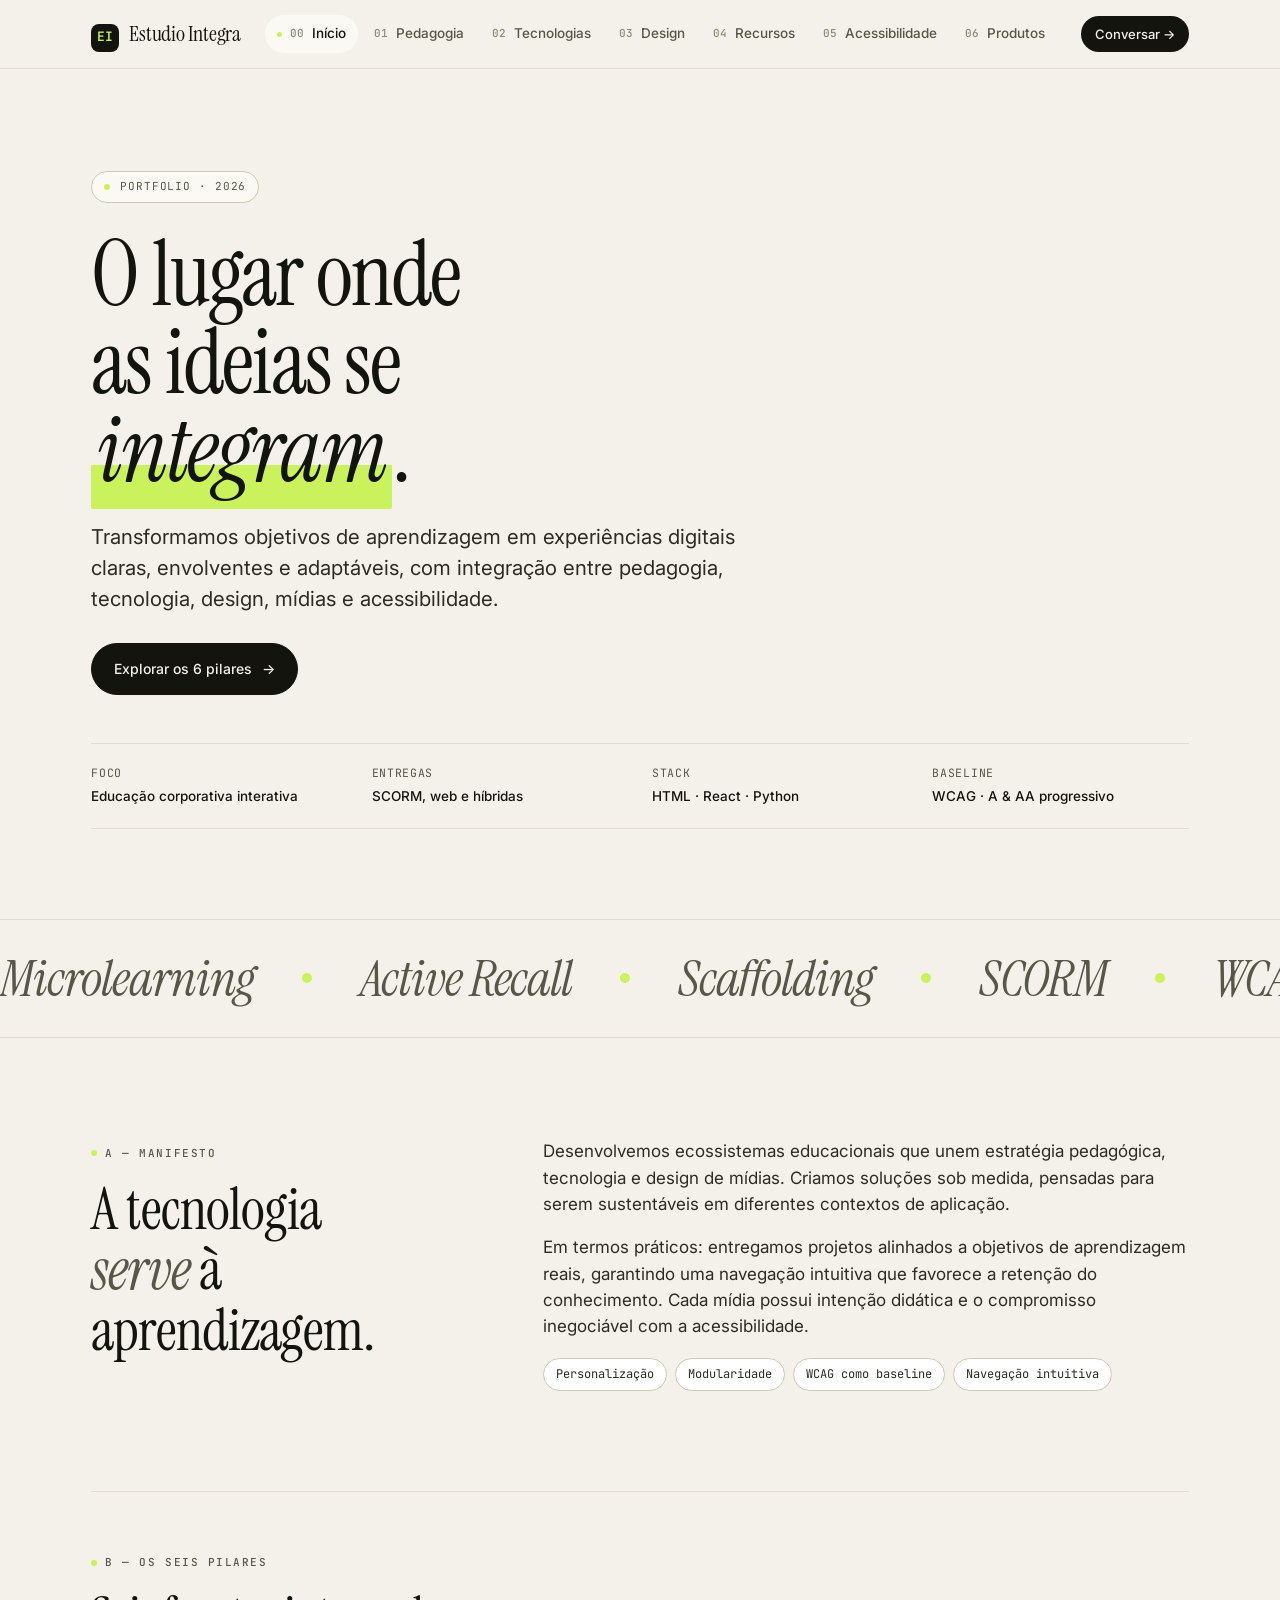
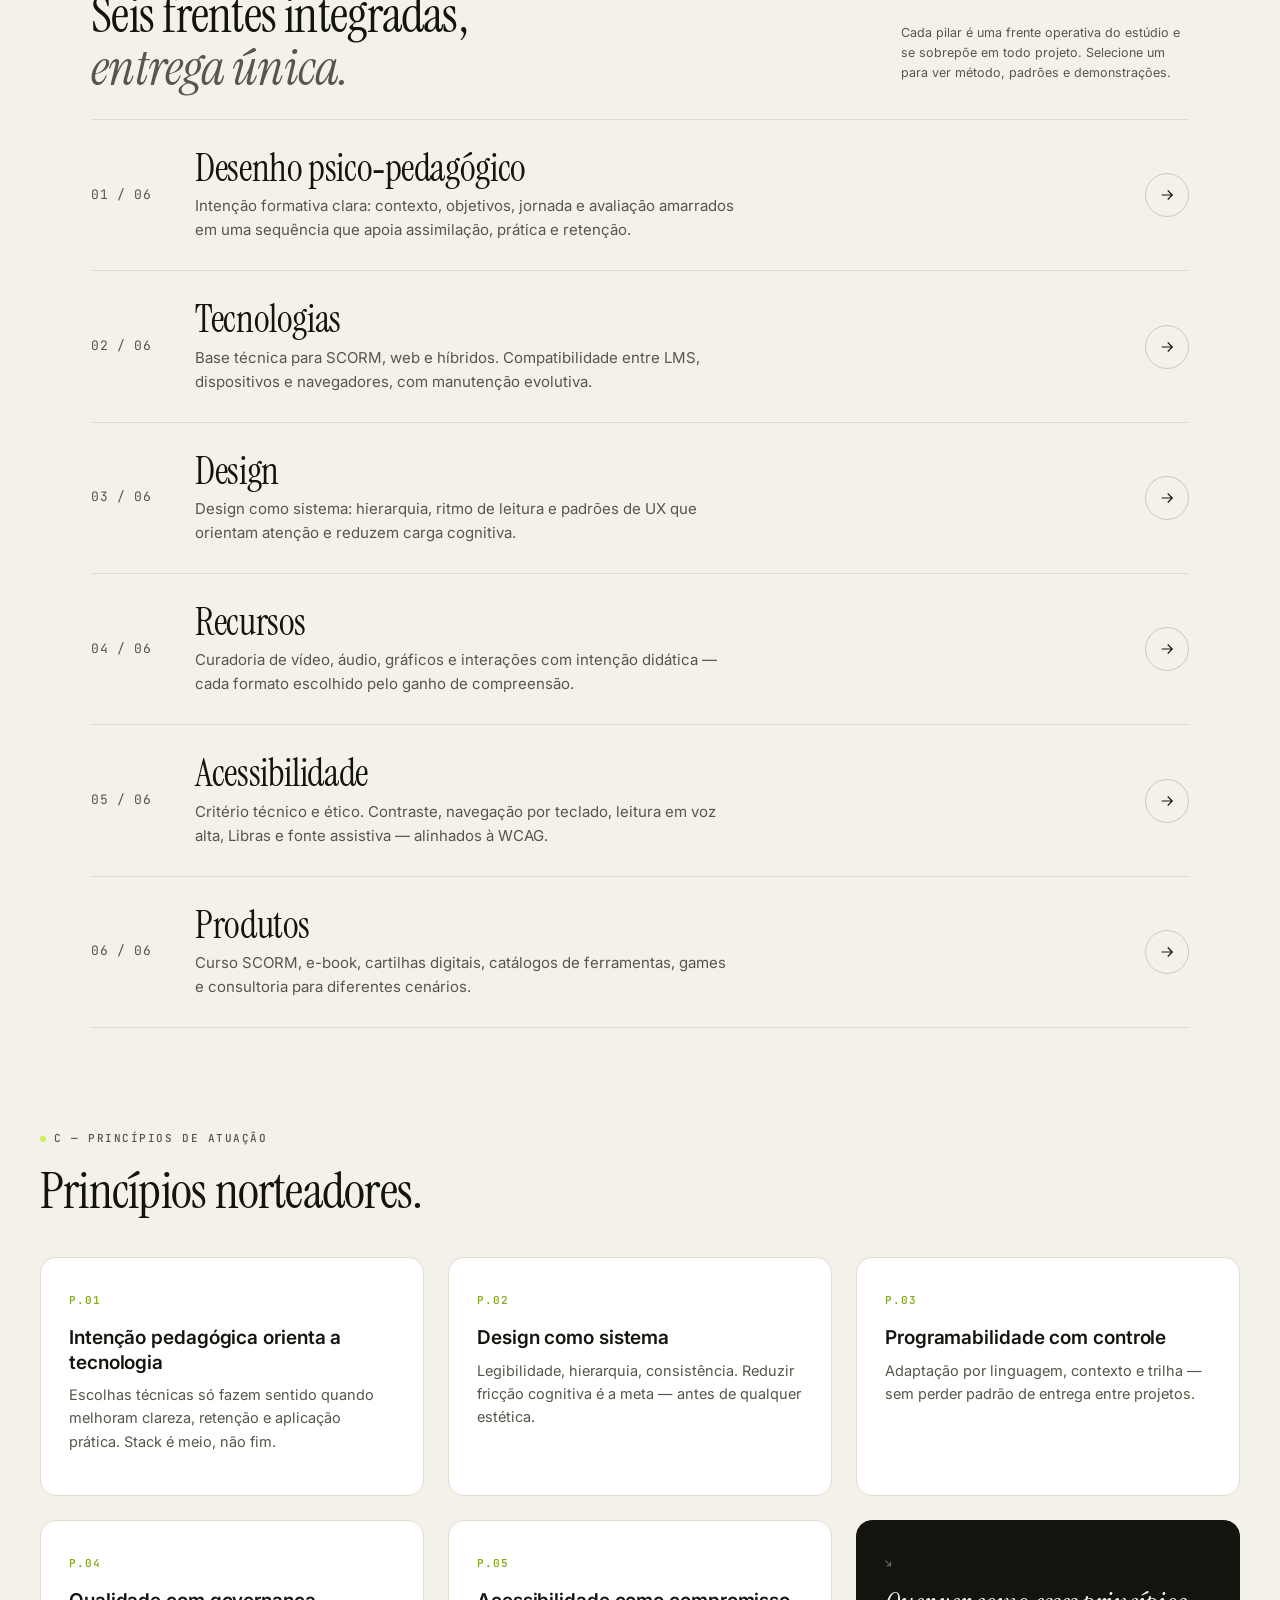
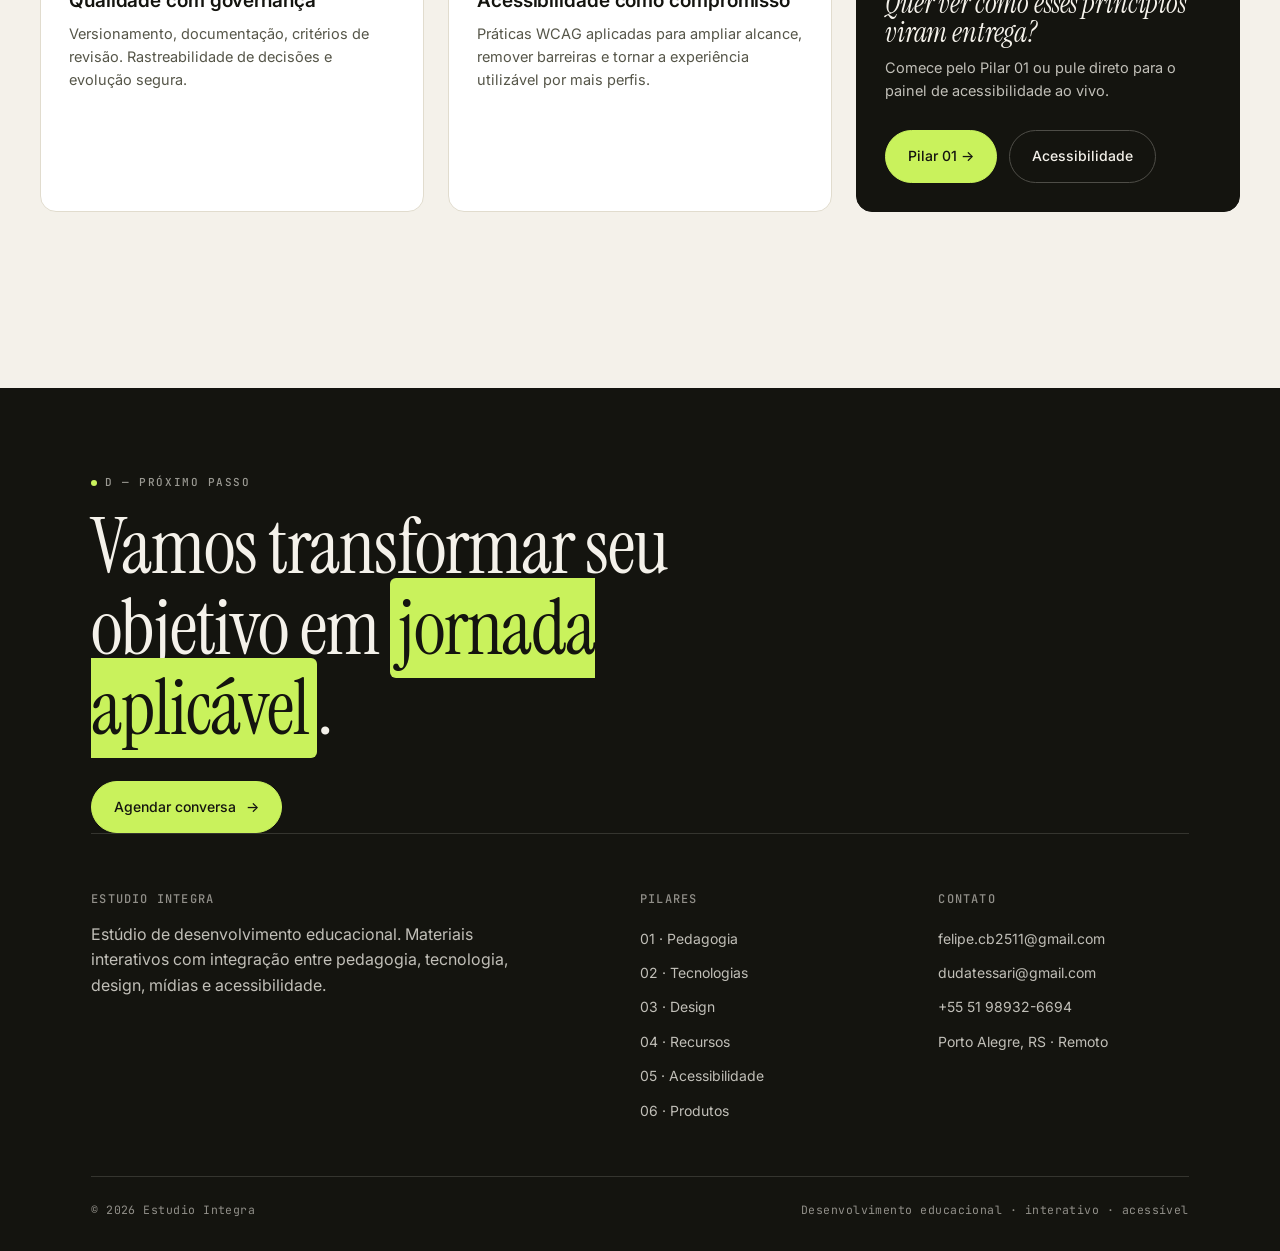
<file: index.html>
<!DOCTYPE html>
<html lang="pt-BR">

<head>
  <meta charset="UTF-8" />
  <meta name="viewport" content="width=device-width, initial-scale=1.0" />
  <title>Estudio Integra — Desenvolvimento educacional interativo</title>
  <meta name="description"
    content="Apresentação de proposta: integramos pedagogia, tecnologia, design, mídias e acessibilidade em experiências educacionais interativas." />
  <link rel="stylesheet" href="assets/css/styles.css" />
</head>

<body data-screen-label="00 Início">
  <header class="nav">
    <div class="shell nav-inner">
      <a class="brand" href="index.html">
        <span class="brand-mark">EI</span>
        Estudio Integra
      </a>
      <nav id="main-nav" aria-label="Navegação principal">
        <ul class="nav-links">
          <li><a href="index.html" aria-current="page"><span class="num">00</span> Início</a></li>
          <li><a href="desenho-psico-pedagogico.html"><span class="num">01</span> Pedagogia</a></li>
          <li><a href="tecnologias.html"><span class="num">02</span> Tecnologias</a></li>
          <li><a href="design.html"><span class="num">03</span> Design</a></li>
          <li><a href="midias-recursos.html"><span class="num">04</span> Recursos</a></li>
          <li><a href="acessibilidade.html"><span class="num">05</span> Acessibilidade</a></li>
          <li><a href="produtos.html"><span class="num">06</span> Produtos</a></li>
          <li class="nav-link-contact"><a href="contato.html">Contato</a></li>
        </ul>
      </nav>
      <a href="contato.html" class="nav-cta">Conversar →</a>
      <button class="menu-toggle" type="button" aria-expanded="false" aria-controls="main-nav">Menu</button>
    </div>
  </header>

  <main>
    <section class="hero" data-screen-label="hero">
      <div class="shell hero-grid">
        <div>
          <span class="kicker"><span class="dot"></span> Portfolio · 2026</span>
          <h1 style="margin-top: 28px;">
            O lugar onde<br />
            as ideias se<br />
            <span class="accent">integram</span>.
          </h1>
          <p class="lede" style="margin-top: 28px;">
            Transformamos objetivos de aprendizagem em experiências digitais claras, envolventes e adaptáveis, com
            integração entre pedagogia, tecnologia, design, mídias e acessibilidade.
          </p>
          <div class="btn-row">
            <a class="btn" href="desenho-psico-pedagogico.html">Explorar os 6 pilares <span
                aria-hidden="true">→</span></a>
          </div>
        </div>

        <div class="hero-meta" aria-label="Sumário do estúdio">
          <div>FOCO<strong>Educação corporativa interativa</strong></div>
          <div>ENTREGAS<strong>SCORM, web e híbridas</strong></div>
          <div>STACK<strong>HTML · React · Python</strong></div>
          <div>BASELINE<strong>WCAG · A &amp; AA progressivo</strong></div>
        </div>
      </div>
    </section>

    <div class="marquee" aria-hidden="true">
      <div class="marquee-track">
        <span>Microlearning <span class="dot"></span> Active Recall <span class="dot"></span> Scaffolding <span
            class="dot"></span> SCORM <span class="dot"></span> WCAG AA <span class="dot"></span> PBL <span
            class="dot"></span> CHA <span class="dot"></span> Gestalt <span class="dot"></span> Progressive Disclosure
          <span class="dot"></span></span>
        <span>Microlearning <span class="dot"></span> Active Recall <span class="dot"></span> Scaffolding <span
            class="dot"></span> SCORM <span class="dot"></span> WCAG AA <span class="dot"></span> PBL <span
            class="dot"></span> CHA <span class="dot"></span> Gestalt <span class="dot"></span> Progressive Disclosure
          <span class="dot"></span></span>
      </div>
    </div>

    <section class="shell" id="proposta" data-screen-label="manifesto">
      <div class="intro">
        <div>
          <span class="eyebrow">A — Manifesto</span>
          <h2 style="margin-top: 16px;">A tecnologia<br /><em>serve</em> à aprendizagem.</h2>
        </div>
        <div>
          <p>
            Desenvolvemos ecossistemas educacionais que unem estratégia pedagógica, tecnologia e design de mídias.
            Criamos soluções sob medida, pensadas para serem sustentáveis em diferentes contextos de
            aplicação.
          </p>
          <p>
            Em termos práticos: entregamos projetos alinhados a objetivos de aprendizagem reais, garantindo uma
            navegação intuitiva que favorece a retenção do conhecimento. Cada mídia possui intenção didática e o
            compromisso inegociável com a acessibilidade.
          </p>
          <ul class="tag-list" style="margin-top: 18px;">
            <li>Personalização</li>
            <li>Modularidade</li>
            <li>WCAG como baseline</li>
            <li>Navegação intuitiva</li>
          </ul>
        </div>
      </div>
    </section>

    <section class="shell" data-screen-label="pilares">
      <div
        style="padding: 56px 0 24px; display: flex; justify-content: space-between; align-items: end; gap: 24px; flex-wrap: wrap;">
        <div>
          <span class="eyebrow">B — Os seis pilares</span>
          <h2 style="margin-top: 14px;">Seis frentes integradas,<br /><em>entrega única.</em></h2>
        </div>
        <p class="small" style="max-width: 36ch;">Cada pilar é uma frente operativa do estúdio e se sobrepõe em todo
          projeto. Selecione um para ver método, padrões e demonstrações.</p>
      </div>

      <div class="pillars">
        <a class="pillar-card" href="desenho-psico-pedagogico.html">
          <div class="pillar-num">01 / 06</div>
          <div class="pillar-body">
            <h3>Desenho psico‑pedagógico</h3>
            <p>Intenção formativa clara: contexto, objetivos, jornada e avaliação amarrados em uma sequência que apoia
              assimilação, prática e retenção.</p>
          </div>
          <span class="pillar-arrow" aria-hidden="true"><svg viewBox="0 0 24 24" fill="none" stroke="currentColor"
              stroke-width="1.6">
              <path d="M5 12h14M13 6l6 6-6 6" />
            </svg></span>
        </a>
        <a class="pillar-card" href="tecnologias.html">
          <div class="pillar-num">02 / 06</div>
          <div class="pillar-body">
            <h3>Tecnologias</h3>
            <p>Base técnica para SCORM, web e híbridos. Compatibilidade entre LMS, dispositivos e navegadores, com
              manutenção evolutiva.</p>
          </div>
          <span class="pillar-arrow" aria-hidden="true"><svg viewBox="0 0 24 24" fill="none" stroke="currentColor"
              stroke-width="1.6">
              <path d="M5 12h14M13 6l6 6-6 6" />
            </svg></span>
        </a>
        <a class="pillar-card" href="design.html">
          <div class="pillar-num">03 / 06</div>
          <div class="pillar-body">
            <h3>Design</h3>
            <p>Design como sistema: hierarquia, ritmo de leitura e padrões de UX que orientam atenção e reduzem carga
              cognitiva.</p>
          </div>
          <span class="pillar-arrow" aria-hidden="true"><svg viewBox="0 0 24 24" fill="none" stroke="currentColor"
              stroke-width="1.6">
              <path d="M5 12h14M13 6l6 6-6 6" />
            </svg></span>
        </a>
        <a class="pillar-card" href="midias-recursos.html">
          <div class="pillar-num">04 / 06</div>
          <div class="pillar-body">
            <h3>Recursos</h3>
            <p>Curadoria de vídeo, áudio, gráficos e interações com intenção didática — cada formato escolhido pelo
              ganho de compreensão.</p>
          </div>
          <span class="pillar-arrow" aria-hidden="true"><svg viewBox="0 0 24 24" fill="none" stroke="currentColor"
              stroke-width="1.6">
              <path d="M5 12h14M13 6l6 6-6 6" />
            </svg></span>
        </a>
        <a class="pillar-card" href="acessibilidade.html">
          <div class="pillar-num">05 / 06</div>
          <div class="pillar-body">
            <h3>Acessibilidade</h3>
            <p>Critério técnico e ético. Contraste, navegação por teclado, leitura em voz alta, Libras e fonte assistiva
              — alinhados à WCAG.</p>
          </div>
          <span class="pillar-arrow" aria-hidden="true"><svg viewBox="0 0 24 24" fill="none" stroke="currentColor"
              stroke-width="1.6">
              <path d="M5 12h14M13 6l6 6-6 6" />
            </svg></span>
        </a>
        <a class="pillar-card" href="produtos.html">
          <div class="pillar-num">06 / 06</div>
          <div class="pillar-body">
            <h3>Produtos</h3>
            <p>Curso SCORM, e-book, cartilhas digitais, catálogos de ferramentas, games e consultoria para diferentes
              cenários.</p>
          </div>
          <span class="pillar-arrow" aria-hidden="true"><svg viewBox="0 0 24 24" fill="none" stroke="currentColor"
              stroke-width="1.6">
              <path d="M5 12h14M13 6l6 6-6 6" />
            </svg></span>
        </a>
      </div>
    </section>

    <section class="shell" style="padding: clamp(56px, 8vw, 96px) 0;" data-screen-label="principios">
      <span class="eyebrow">C — Princípios de atuação</span>
      <h2 style="margin: 14px 0 40px;">Princípios norteadores.</h2>

      <div class="grid-3">
        <article class="card">
          <span class="num">P.01</span>
          <h3>Intenção pedagógica orienta a tecnologia</h3>
          <p>Escolhas técnicas só fazem sentido quando melhoram clareza, retenção e aplicação prática. Stack é meio, não
            fim.</p>
        </article>
        <article class="card">
          <span class="num">P.02</span>
          <h3>Design como sistema</h3>
          <p>Legibilidade, hierarquia, consistência. Reduzir fricção cognitiva é a meta — antes de qualquer estética.
          </p>
        </article>
        <article class="card">
          <span class="num">P.03</span>
          <h3>Programabilidade com controle</h3>
          <p>Adaptação por linguagem, contexto e trilha — sem perder padrão de entrega entre projetos.</p>
        </article>
        <article class="card">
          <span class="num">P.04</span>
          <h3>Qualidade com governança</h3>
          <p>Versionamento, documentação, critérios de revisão. Rastreabilidade de decisões e evolução segura.</p>
        </article>
        <article class="card">
          <span class="num">P.05</span>
          <h3>Acessibilidade como compromisso</h3>
          <p>Práticas WCAG aplicadas para ampliar alcance, remover barreiras e tornar a experiência utilizável por mais
            perfis.</p>
        </article>
        <article class="card" style="background: var(--ink); color: var(--bg); border-color: var(--ink);">
          <span class="num" style="color: color-mix(in oklab, var(--bg) 50%, var(--ink));">↘</span>
          <h3
            style="color: var(--bg); font-family: var(--font-serif); font-weight: 400; font-size: 28px; line-height: 1.05;">
            <em>Quer ver como esses princípios viram entrega?</em>
          </h3>
          <p style="color: color-mix(in oklab, var(--bg) 80%, var(--ink));">Comece pelo Pilar 01 ou pule direto para o
            painel de acessibilidade ao vivo.</p>
          <div class="btn-row">
            <a class="btn btn--accent" href="desenho-psico-pedagogico.html">Pilar 01 →</a>
            <a class="btn btn--ghost" href="acessibilidade.html"
              style="color: var(--bg); border-color: color-mix(in oklab, var(--bg) 30%, var(--ink));">Acessibilidade</a>
          </div>
        </article>
      </div>
    </section>
  </main>

  <footer class="foot" id="contato">
    <div class="shell">
      <span class="eyebrow" style="color: rgba(244,241,234,0.6);">D — Próximo passo</span>
      <h2 style="margin-top: 14px;">Vamos transformar seu objetivo em <span class="accent">jornada aplicável</span>.
      </h2>
      <a class="btn btn--accent" href="mailto:felipe.cb2511@gmail.com,dudatessari@gmail.com">Agendar conversa <span
          aria-hidden="true">→</span></a>

      <div class="foot-grid">
        <div>
          <h4>Estudio Integra</h4>
          <p style="color: color-mix(in oklab, var(--bg) 80%, var(--ink)); max-width: 42ch;">
            Estúdio de desenvolvimento educacional. Materiais interativos com integração entre pedagogia, tecnologia,
            design, mídias e acessibilidade.
          </p>
        </div>
        <div>
          <h4>Pilares</h4>
          <ul>
            <li><a href="desenho-psico-pedagogico.html">01 · Pedagogia</a></li>
            <li><a href="tecnologias.html">02 · Tecnologias</a></li>
            <li><a href="design.html">03 · Design</a></li>
            <li><a href="midias-recursos.html">04 · Recursos</a></li>
            <li><a href="acessibilidade.html">05 · Acessibilidade</a></li>
            <li><a href="produtos.html">06 · Produtos</a></li>
          </ul>
        </div>
        <div>
          <h4>Contato</h4>
          <ul>
            <li>felipe.cb2511@gmail.com</li>
            <li>dudatessari@gmail.com</li>
            <li>+55 51 98932-6694</li>
            <li>Porto Alegre, RS · Remoto</li>
          </ul>
        </div>
      </div>

      <div class="foot-bottom">
        <span>© 2026 Estudio Integra</span>
        <span>Desenvolvimento educacional · interativo · acessível</span>
      </div>
    </div>
  </footer>

  <script src="assets/js/main.js"></script>
</body>

</html>
</file>
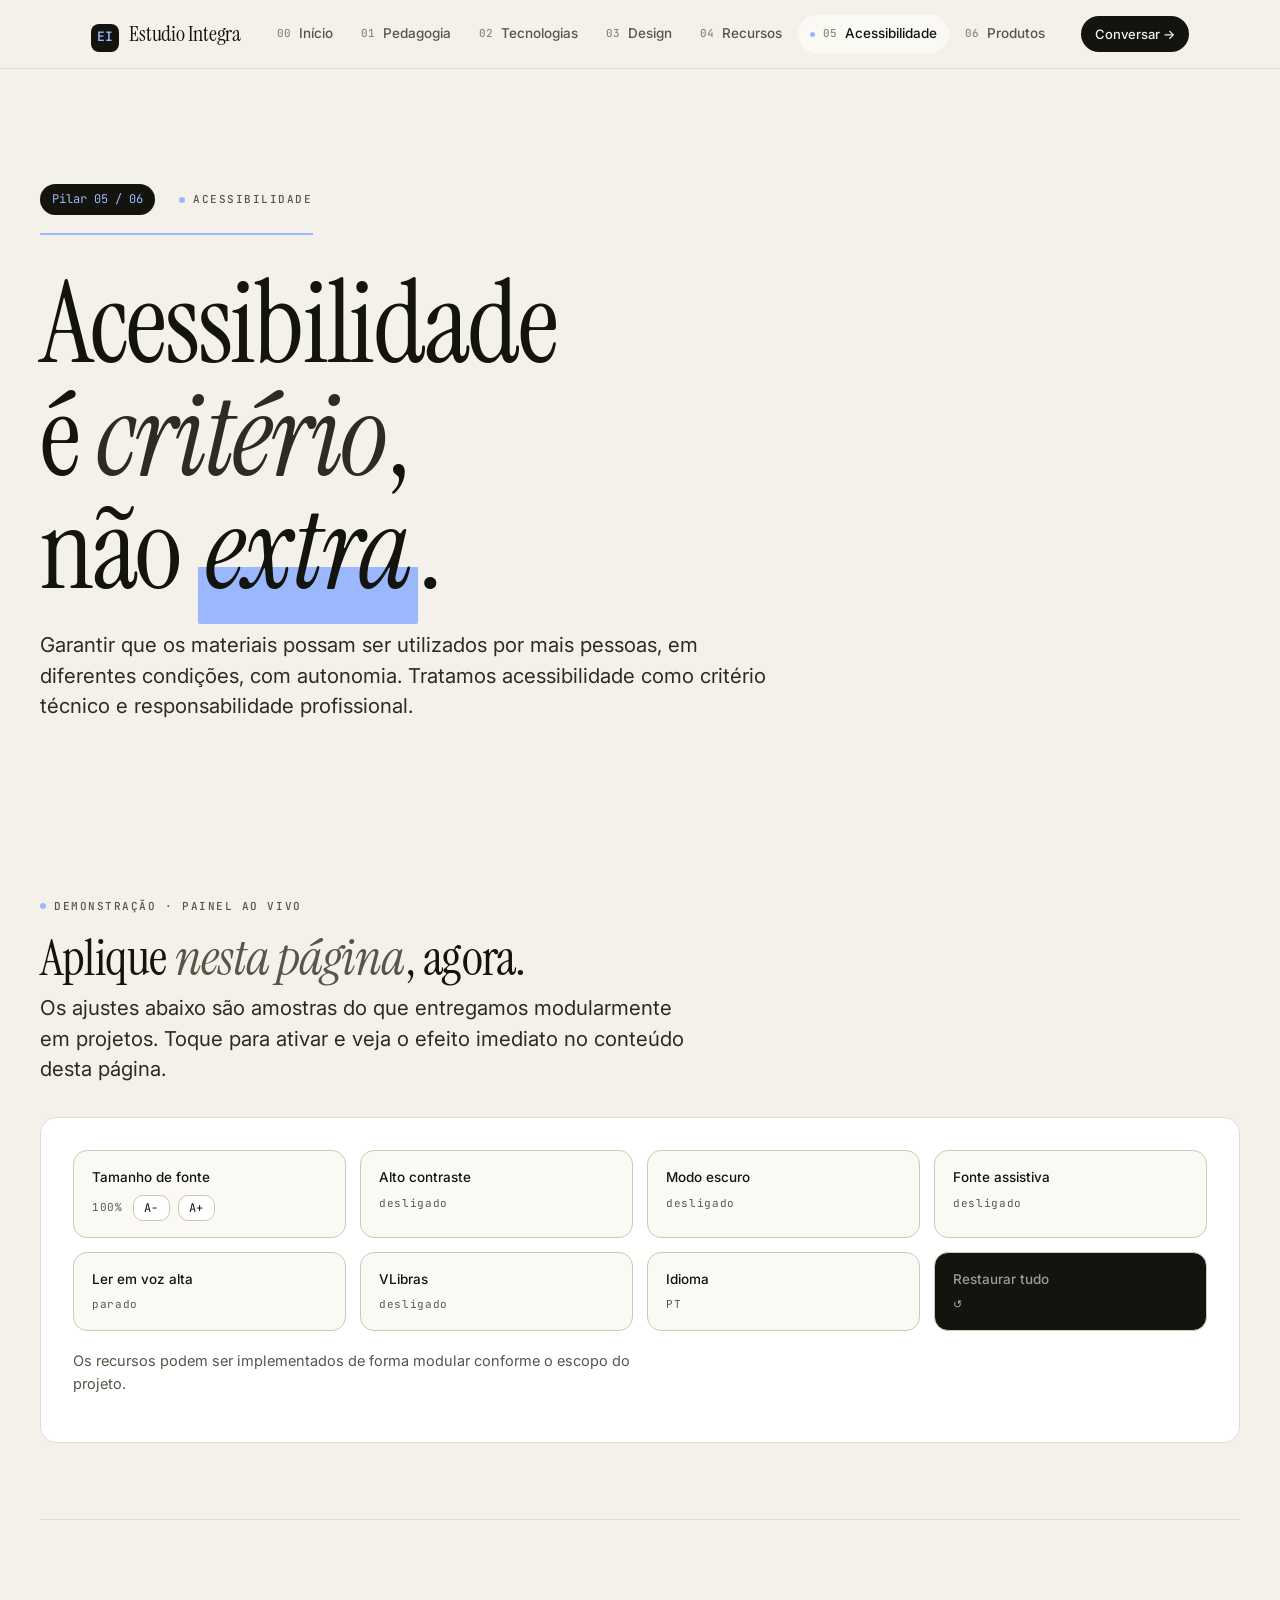
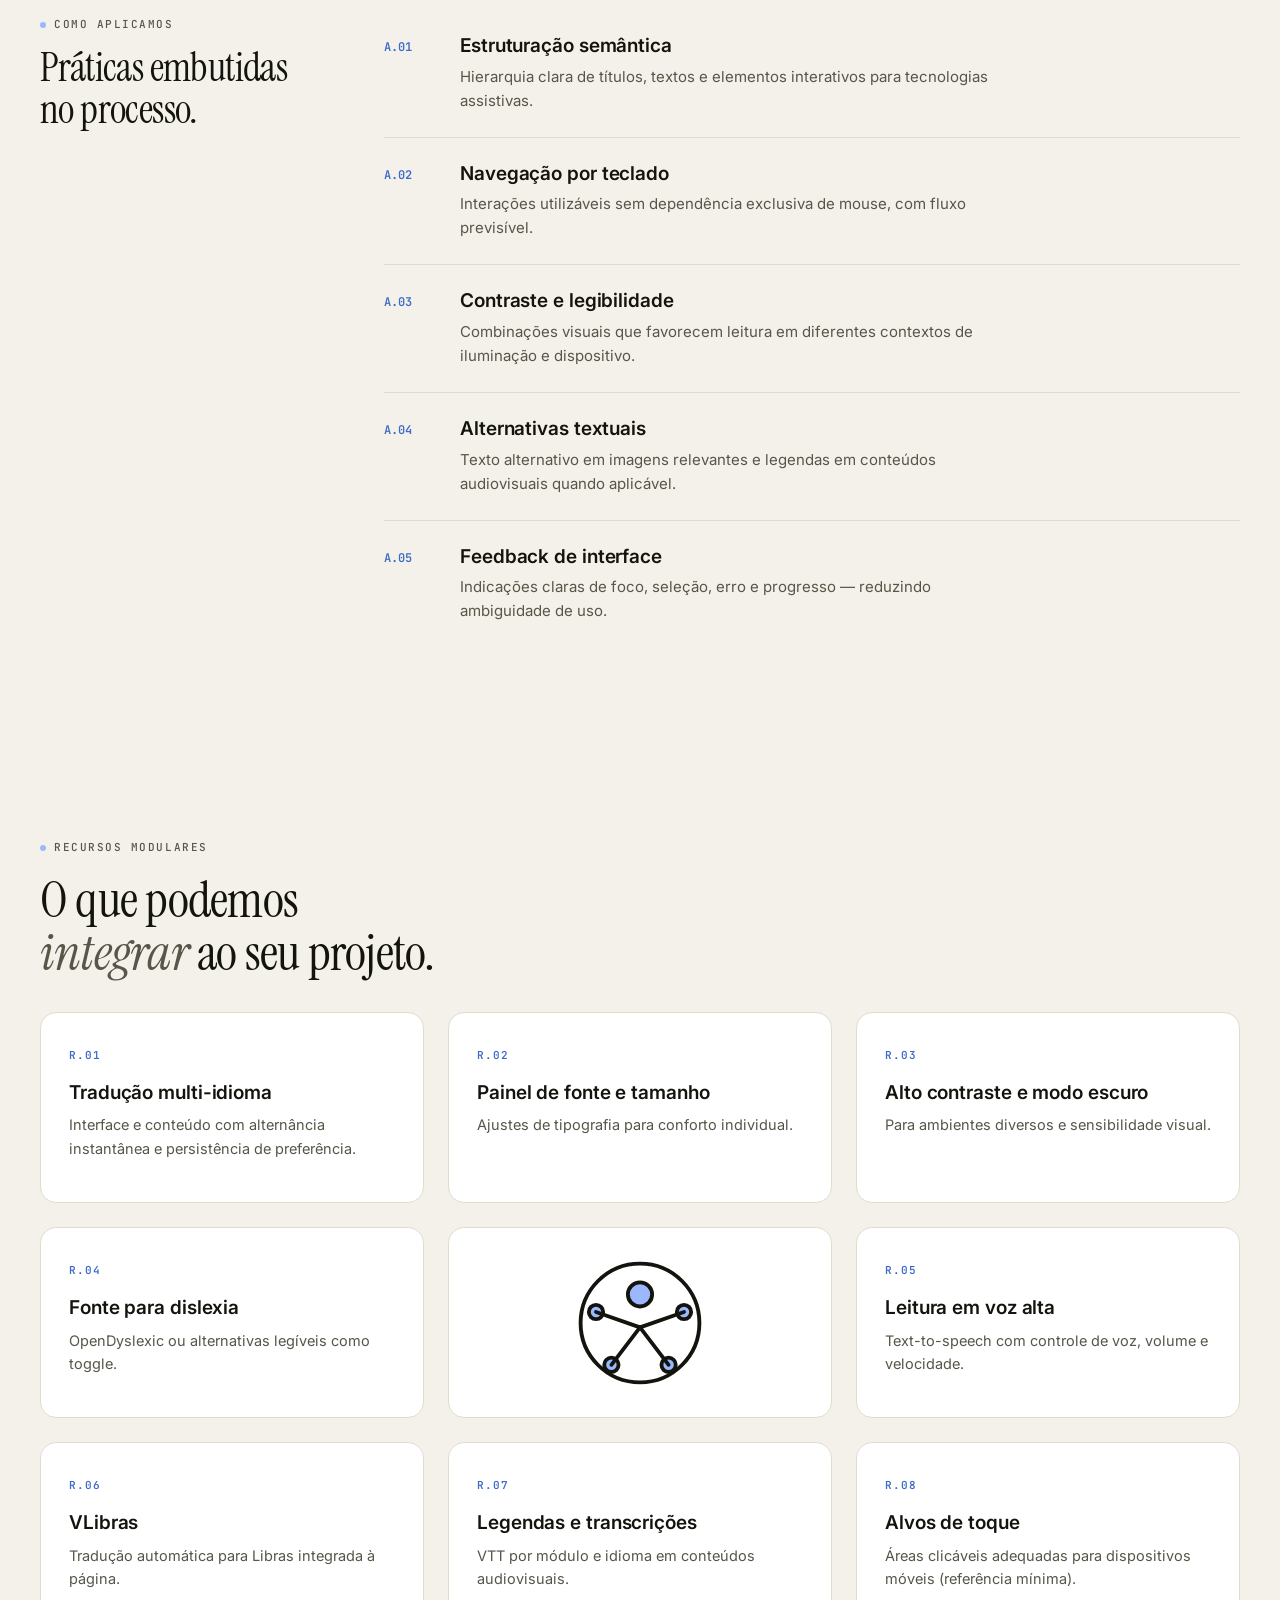
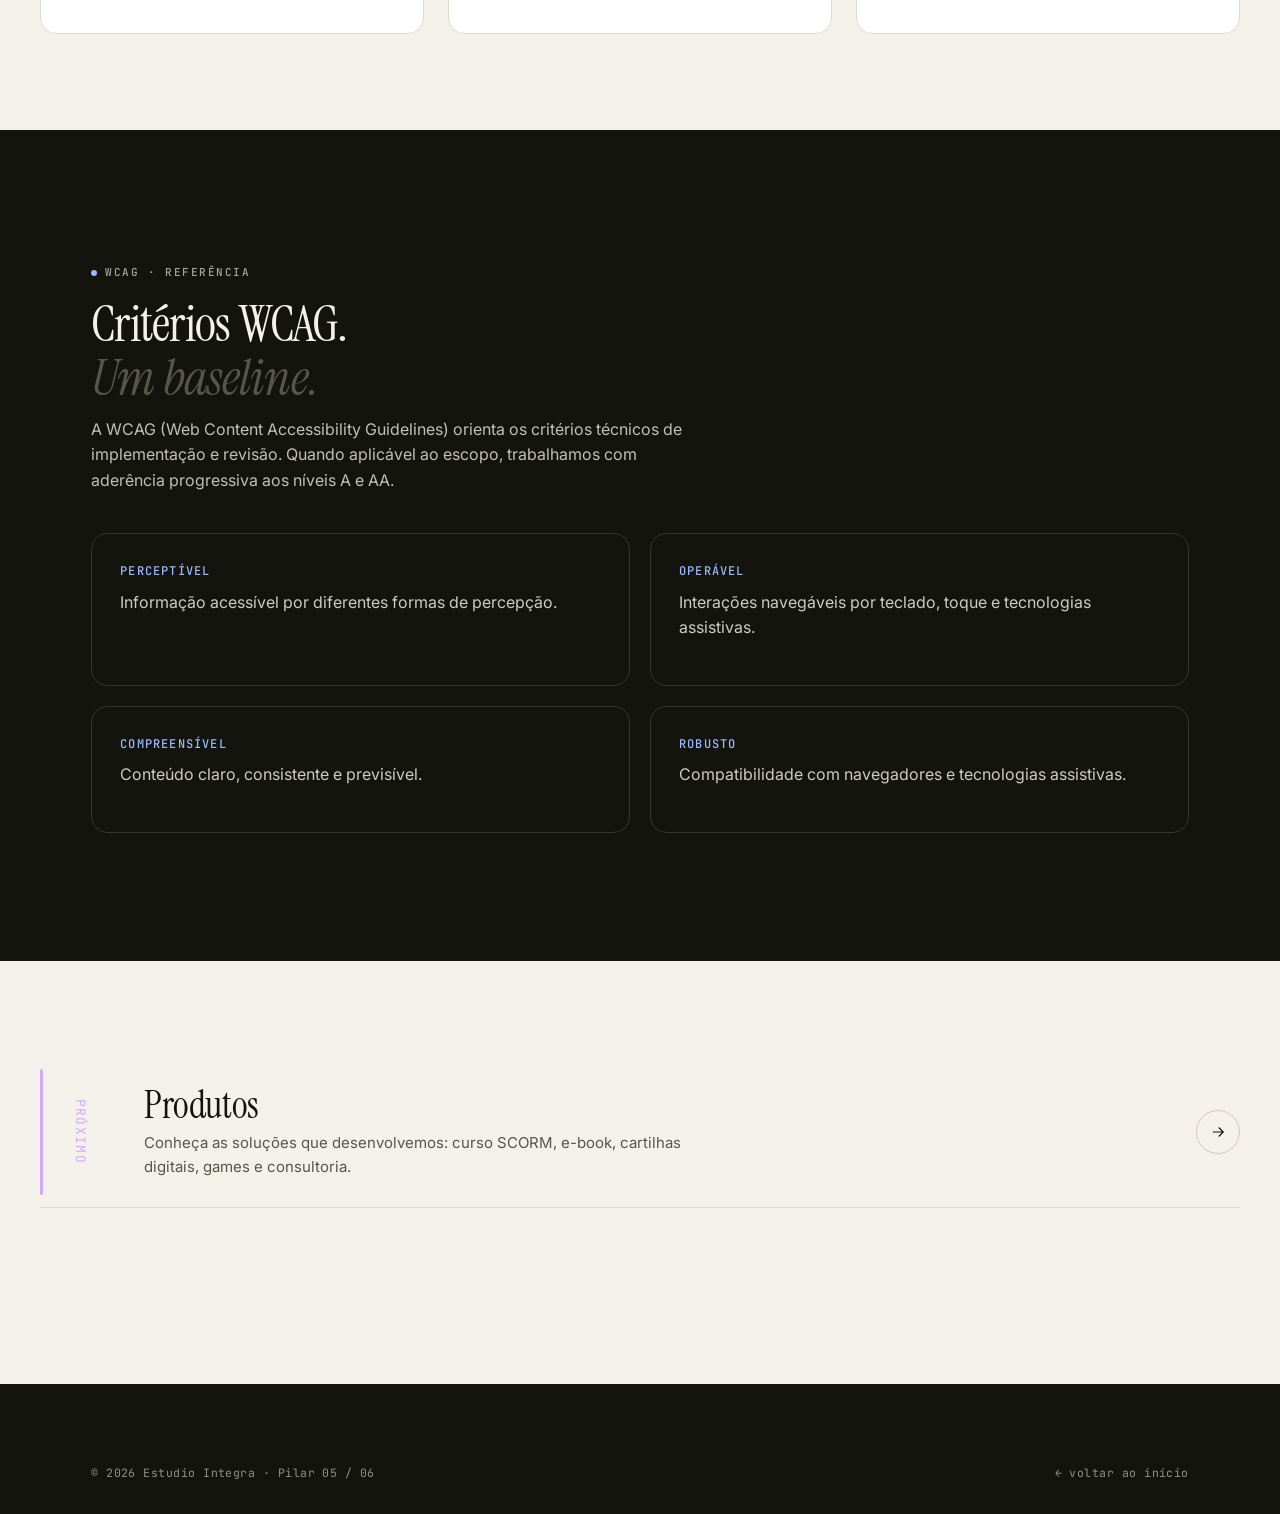
<file: acessibilidade.html>
<!DOCTYPE html>
<html lang="pt-BR">

<head>
  <meta charset="UTF-8" />
  <meta name="viewport" content="width=device-width, initial-scale=1.0" />
  <title>Pilar 05 · Acessibilidade — Estudio Integra</title>
  <link rel="stylesheet" href="assets/css/styles.css" />
  <style>
    /* Toggles para o painel de acessibilidade ao vivo */
    body.a11y-dyslexic {
      font-family: "Comic Sans MS", "Trebuchet MS", "Verdana", sans-serif !important;
    }

    body.a11y-dyslexic h1,
    body.a11y-dyslexic h2,
    body.a11y-dyslexic h3 {
      font-family: "Comic Sans MS", "Trebuchet MS", "Verdana", sans-serif !important;
      letter-spacing: 0;
    }

    body.a11y-contrast {
      --bg: #FFF;
      --bg-elev: #FFF;
      --paper: #FFF;
      --ink: #000;
      --ink-2: #000;
      --ink-3: #000;
      --ink-4: #000;
      --line: #000;
      --line-2: #000;
      --accent: #FFEB00;
      --accent-ink: #000;
    }

    body.a11y-contrast a {
      text-decoration: underline;
    }

    [data-theme="dark"] body {
      background: var(--bg);
      color: var(--ink);
    }

    /* Escala de fonte controlada pelo painel — multiplica os tamanhos base */
    body {
      font-size: calc(16px * var(--a11y-scale, 1));
    }

    h1 {
      font-size: calc(clamp(48px, 7vw, 104px) * var(--a11y-scale, 1));
    }

    h2 {
      font-size: calc(clamp(32px, 4vw, 56px) * var(--a11y-scale, 1));
    }

    h3 {
      font-size: calc(19px * var(--a11y-scale, 1));
    }

    h4 {
      font-size: calc(12px * var(--a11y-scale, 1));
    }

    .lede {
      font-size: calc(clamp(18px, 1.6vw, 22px) * var(--a11y-scale, 1));
    }

    small,
    .small {
      font-size: calc(12.5px * var(--a11y-scale, 1));
    }

    .pillar-hero h1 {
      font-size: calc(clamp(56px, 9vw, 140px) * var(--a11y-scale, 1));
    }

    /* Realce do trecho sendo lido em voz alta */
    .a11y-reading {
      background: color-mix(in oklab, var(--accent) 35%, transparent);
      box-shadow: 0 0 0 6px color-mix(in oklab, var(--accent) 35%, transparent);
      border-radius: 4px;
      transition: background 200ms, box-shadow 200ms;
    }

    /* VLibras — sempre visível por padrão. O painel só abre/fecha o tradutor. */
  </style>
</head>

<body data-screen-label="05 Acessibilidade">
  <header class="nav">
    <div class="shell nav-inner">
      <a class="brand" href="index.html"><span class="brand-mark">EI</span>Estudio Integra</a>
      <nav id="main-nav" aria-label="Navegação principal">
        <ul class="nav-links">
          <li><a href="index.html"><span class="num">00</span> Início</a></li>
          <li><a href="desenho-psico-pedagogico.html"><span class="num">01</span> Pedagogia</a></li>
          <li><a href="tecnologias.html"><span class="num">02</span> Tecnologias</a></li>
          <li><a href="design.html"><span class="num">03</span> Design</a></li>
          <li><a href="midias-recursos.html"><span class="num">04</span> Recursos</a></li>
          <li><a href="acessibilidade.html" aria-current="page"><span class="num">05</span> Acessibilidade</a></li>
          <li><a href="produtos.html"><span class="num">06</span> Produtos</a></li>
          <li class="nav-link-contact"><a href="contato.html">Contato</a></li>
        </ul>
      </nav>
      <a href="contato.html" class="nav-cta">Conversar →</a>
      <button class="menu-toggle" type="button" aria-expanded="false" aria-controls="main-nav">Menu</button>
    </div>
  </header>

  <main>
    <section class="shell pillar-hero">
      <div class="meta">
        <span class="index-pill">Pilar 05 / 06</span>
        <span class="eyebrow">Acessibilidade</span>
      </div>
      <h1 id="i18n-hero-title">Acessibilidade<br />é <em>critério</em>,<br />não <span class="accent">extra</span>.</h1>
      <p class="lede" id="hero-lede">
        Garantir que os materiais possam ser utilizados por mais pessoas, em diferentes condições, com autonomia.
        Tratamos acessibilidade como critério técnico e responsabilidade profissional.
      </p>
    </section>

    <!-- DEMO ao vivo -->
    <section class="shell" style="padding: clamp(40px, 6vw, 80px) 0;">
      <span class="eyebrow" data-i18n="demoEyebrow">Demonstração · Painel ao vivo</span>
      <h2 id="i18n-demo-title" style="margin: 14px 0 8px;">Aplique <em>nesta página</em>, agora.</h2>
      <p class="lede" id="i18n-demo-lede" style="margin-bottom: 32px;">Os ajustes abaixo são amostras do que entregamos modularmente em
        projetos. Toque para ativar e veja o efeito imediato no conteúdo desta página.</p>

      <div id="a11y-panel" class="card" style="padding: 32px;">
        <div style="display: grid; grid-template-columns: repeat(auto-fit, minmax(220px, 1fr)); gap: 14px;">
          <div class="a11y-btn a11y-control">
            <span class="lbl" data-i18n="fontLabel">Tamanho de fonte</span>
            <div class="font-controls">
              <span class="val" data-val="font">100%</span>
              <div class="font-stepper">
                <button class="font-step" data-action="font-down" type="button" aria-label="Diminuir tamanho da fonte">A-</button>
                <button class="font-step" data-action="font-up" type="button" aria-label="Aumentar tamanho da fonte">A+</button>
              </div>
            </div>
          </div>
          <button class="a11y-btn" data-action="contrast" type="button">
            <span class="lbl" data-i18n="contrastLabel">Alto contraste</span>
            <span class="val" data-val="contrast">desligado</span>
          </button>
          <button class="a11y-btn" data-action="dark" type="button">
            <span class="lbl" data-i18n="darkLabel">Modo escuro</span>
            <span class="val" data-val="dark">desligado</span>
          </button>
          <button class="a11y-btn" data-action="dyslexic" type="button">
            <span class="lbl" data-i18n="dyslexicLabel">Fonte assistiva</span>
            <span class="val" data-val="dyslexic">desligado</span>
          </button>
          <button class="a11y-btn" data-action="tts" type="button">
            <span class="lbl" data-i18n="ttsLabel">Ler em voz alta</span>
            <span class="val" data-val="tts">parado</span>
          </button>
          <button class="a11y-btn" data-action="libras" type="button">
            <span class="lbl">VLibras</span>
            <span class="val" data-val="libras">desligado</span>
          </button>
          <button class="a11y-btn" data-action="lang" type="button">
            <span class="lbl" data-i18n="langLabel">Idioma</span>
            <span class="val" data-val="lang">PT</span>
          </button>
          <button class="a11y-btn" data-action="reset" type="button" style="background: var(--ink); color: var(--bg);">
            <span class="lbl" data-i18n="resetLabel" style="color: color-mix(in oklab, var(--bg) 65%, var(--ink));">Restaurar tudo</span>
            <span class="val">↺</span>
          </button>
        </div>
        <p class="small" id="i18n-panel-note" style="margin-top: 18px;">Os recursos podem ser implementados de forma modular conforme o
          escopo do projeto.</p>
      </div>

    </section>

    <style>
      .a11y-btn {
        display: flex;
        flex-direction: column;
        align-items: flex-start;
        gap: 6px;
        padding: 16px 18px;
        border: 1px solid var(--line-2);
        background: var(--bg-elev);
        color: var(--ink);
        border-radius: 14px;
        font: inherit;
        transition: all 160ms;
        cursor: pointer;
        text-align: left;
      }

      .a11y-btn:hover {
        border-color: var(--ink);
      }

      .a11y-btn.active {
        background: var(--accent);
        border-color: var(--accent-deep);
        color: var(--accent-ink);
      }

      .a11y-btn .lbl {
        font-size: 13.5px;
        font-weight: 500;
      }

      .a11y-btn .val {
        font-family: var(--font-mono);
        font-size: 11px;
        letter-spacing: 0.06em;
        opacity: 0.7;
      }

      .a11y-control {
        cursor: default;
      }

      .font-stepper {
        display: inline-flex;
        gap: 8px;
      }

      .font-controls {
        display: inline-flex;
        align-items: center;
        gap: 10px;
      }

      .font-step {
        border: 1px solid var(--line-2);
        background: var(--paper);
        color: var(--ink);
        border-radius: 10px;
        font-family: var(--font-mono);
        font-size: 12px;
        letter-spacing: 0.04em;
        padding: 6px 10px;
        line-height: 1;
      }

      .font-step:hover {
        border-color: var(--ink);
      }

      .a11y-btn.active .val {
        opacity: 0.9;
      }
    </style>

    <section class="shell split">
      <div class="label">
        <span class="eyebrow">Como aplicamos</span>
        <h2>Práticas embutidas no processo.</h2>
      </div>
      <div class="practices">
        <div class="practice">
          <div class="pn">A.01</div>
          <div>
            <h3>Estruturação semântica</h3>
            <p>Hierarquia clara de títulos, textos e elementos interativos para tecnologias assistivas.</p>
          </div>
        </div>
        <div class="practice">
          <div class="pn">A.02</div>
          <div>
            <h3>Navegação por teclado</h3>
            <p>Interações utilizáveis sem dependência exclusiva de mouse, com fluxo previsível.</p>
          </div>
        </div>
        <div class="practice">
          <div class="pn">A.03</div>
          <div>
            <h3>Contraste e legibilidade</h3>
            <p>Combinações visuais que favorecem leitura em diferentes contextos de iluminação e dispositivo.</p>
          </div>
        </div>
        <div class="practice">
          <div class="pn">A.04</div>
          <div>
            <h3>Alternativas textuais</h3>
            <p>Texto alternativo em imagens relevantes e legendas em conteúdos audiovisuais quando aplicável.</p>
          </div>
        </div>
        <div class="practice">
          <div class="pn">A.05</div>
          <div>
            <h3>Feedback de interface</h3>
            <p>Indicações claras de foco, seleção, erro e progresso — reduzindo ambiguidade de uso.</p>
          </div>
        </div>
      </div>
    </section>

    <section class="shell" style="padding: clamp(56px, 8vw, 96px) 0;">
      <span class="eyebrow">Recursos modulares</span>
      <h2 style="margin: 14px 0 32px;">O que podemos<br /><em>integrar</em> ao seu projeto.</h2>
      <div class="grid-3">
        <div class="card"><span class="num">R.01</span>
          <h3>Tradução multi-idioma</h3>
          <p>Interface e conteúdo com alternância instantânea e persistência de preferência.</p>
        </div>
        <div class="card"><span class="num">R.02</span>
          <h3>Painel de fonte e tamanho</h3>
          <p>Ajustes de tipografia para conforto individual.</p>
        </div>
        <div class="card"><span class="num">R.03</span>
          <h3>Alto contraste e modo escuro</h3>
          <p>Para ambientes diversos e sensibilidade visual.</p>
        </div>
        <div class="card"><span class="num">R.04</span>
          <h3>Fonte para dislexia</h3>
          <p>OpenDyslexic ou alternativas legíveis como toggle.</p>
        </div>
        <div class="card" style="display: flex; flex-direction: column; align-items: center; justify-content: center; text-align: center; gap: 14px;">
          <svg viewBox="0 0 120 120" width="132" height="132" aria-hidden="true">
            <circle cx="60" cy="60" r="54" fill="none" stroke="var(--ink)" stroke-width="3.5" />
            <circle cx="60" cy="34" r="11" fill="var(--pillar-05)" stroke="var(--ink)" stroke-width="3.5" />
            <circle cx="20" cy="50" r="6.5" fill="var(--pillar-05)" stroke="var(--ink)" stroke-width="3.5" />
            <circle cx="100" cy="50" r="6.5" fill="var(--pillar-05)" stroke="var(--ink)" stroke-width="3.5" />
            <circle cx="34" cy="98" r="6.5" fill="var(--pillar-05)" stroke="var(--ink)" stroke-width="3.5" />
            <circle cx="86" cy="98" r="6.5" fill="var(--pillar-05)" stroke="var(--ink)" stroke-width="3.5" />
            <path d="M20 50L60 64L100 50" fill="none" stroke="var(--ink)" stroke-width="3.5" stroke-linecap="round" />
            <path d="M60 64L34 98" fill="none" stroke="var(--ink)" stroke-width="3.5" stroke-linecap="round" />
            <path d="M60 64L86 98" fill="none" stroke="var(--ink)" stroke-width="3.5" stroke-linecap="round" />
          </svg>
        </div>
        <div class="card"><span class="num">R.05</span>
          <h3>Leitura em voz alta</h3>
          <p>Text-to-speech com controle de voz, volume e velocidade.</p>
        </div>
        <div class="card"><span class="num">R.06</span>
          <h3>VLibras</h3>
          <p>Tradução automática para Libras integrada à página.</p>
        </div>
        <div class="card"><span class="num">R.07</span>
          <h3>Legendas e transcrições</h3>
          <p>VTT por módulo e idioma em conteúdos audiovisuais.</p>
        </div>
        <div class="card"><span class="num">R.08</span>
          <h3>Alvos de toque</h3>
          <p>Áreas clicáveis adequadas para dispositivos móveis (referência mínima).</p>
        </div>
      </div>
    </section>

    <section class="section section--ink">
      <div class="shell">
        <span class="eyebrow" style="color: rgba(244,241,234,0.65);">WCAG · referência</span>
        <h2 style="color: var(--bg); margin: 14px 0 12px;">Critérios WCAG.<br /><em>Um baseline.</em></h2>
        <p style="color: color-mix(in oklab, var(--bg) 80%, var(--ink)); max-width: 60ch; margin-bottom: 40px;">A WCAG
          (Web Content Accessibility Guidelines) orienta os critérios técnicos de implementação e revisão. Quando
          aplicável ao escopo, trabalhamos com aderência progressiva aos níveis A e AA.</p>
        <div class="grid-2" style="gap: 20px;">
          <div
            style="border: 1px solid color-mix(in oklab, var(--bg) 18%, var(--ink)); border-radius: 16px; padding: 28px;">
            <h4 style="color: var(--accent);">Perceptível</h4>
            <p style="color: color-mix(in oklab, var(--bg) 85%, var(--ink)); margin-top: 8px;">Informação acessível por
              diferentes formas de percepção.</p>
          </div>
          <div
            style="border: 1px solid color-mix(in oklab, var(--bg) 18%, var(--ink)); border-radius: 16px; padding: 28px;">
            <h4 style="color: var(--accent);">Operável</h4>
            <p style="color: color-mix(in oklab, var(--bg) 85%, var(--ink)); margin-top: 8px;">Interações navegáveis por
              teclado, toque e tecnologias assistivas.</p>
          </div>
          <div
            style="border: 1px solid color-mix(in oklab, var(--bg) 18%, var(--ink)); border-radius: 16px; padding: 28px;">
            <h4 style="color: var(--accent);">Compreensível</h4>
            <p style="color: color-mix(in oklab, var(--bg) 85%, var(--ink)); margin-top: 8px;">Conteúdo claro,
              consistente e previsível.</p>
          </div>
          <div
            style="border: 1px solid color-mix(in oklab, var(--bg) 18%, var(--ink)); border-radius: 16px; padding: 28px;">
            <h4 style="color: var(--accent);">Robusto</h4>
            <p style="color: color-mix(in oklab, var(--bg) 85%, var(--ink)); margin-top: 8px;">Compatibilidade com
              navegadores e tecnologias assistivas.</p>
          </div>
        </div>
      </div>
    </section>

    <section class="shell" style="padding: clamp(56px, 8vw, 96px) 0;">
      <a class="pillar-card pillar-card--next pillar-card--next-06" href="produtos.html">
        <div class="pillar-num"><span class="next-label">Próximo</span><span class="next-indicator">06 / 06</span></div>
        <div class="pillar-body">
          <h3>Produtos</h3>
          <p>Conheça as soluções que desenvolvemos: curso SCORM, e-book, cartilhas digitais, games e consultoria.</p>
        </div>
        <span class="pillar-arrow"><svg viewBox="0 0 24 24" fill="none" stroke="currentColor" stroke-width="1.6">
            <path d="M5 12h14M13 6l6 6-6 6" />
          </svg></span>
      </a>
    </section>
  </main>

  <!-- Widget oficial do VLibras — fica como filho direto de body (posição padrão). -->
  <div vw class="enabled">
    <div vw-access-button class="active"></div>
    <div vw-plugin-wrapper>
      <div class="vw-plugin-top-wrapper"></div>
    </div>
  </div>

  <footer class="foot">
    <div class="shell">
      <div class="foot-bottom" style="margin-top: 0; padding-top: 0; border-top: 0;">
        <span>© 2026 Estudio Integra · Pilar 05 / 06</span>
        <span><a href="index.html">← voltar ao início</a></span>
      </div>
    </div>
  </footer>

  <script src="assets/js/main.js"></script>

  <!-- VLibras — widget oficial -->
  <script src="https://vlibras.gov.br/app/vlibras-plugin.js"></script>
  <script>
    new window.VLibras.Widget('https://vlibras.gov.br/app');
  </script>

  <script>
    // Painel de acessibilidade ao vivo
    const root = document.documentElement;
    const body = document.body;

    const FONT_STEPS = [
      { label: '100%', scale: 1 },
      { label: '115%', scale: 1.15 },
      { label: '130%', scale: 1.3 },
      { label: '150%', scale: 1.5 }
    ];
    const LANGS = ['pt', 'en', 'es'];
    const LANG_LABEL = { pt: 'PT', en: 'EN', es: 'ES' };
    const TTS_LANG = { pt: 'pt-BR', en: 'en-US', es: 'es-ES' };
    const VOICE_HINTS = [
      'natural',
      'neural',
      'enhanced',
      'premium',
      'google',
      'microsoft',
      'apple'
    ];
    const I18N = {
      pt: {
        on: 'ligado',
        off: 'desligado',
        stopped: 'parado',
        reading: 'lendo',
        noSupport: 'sem suporte',
        demoEyebrow: 'Demonstração · Painel ao vivo',
        demoTitle: 'Aplique <em>nesta página</em>, agora.',
        demoLede: 'Os ajustes abaixo são amostras do que entregamos modularmente em projetos. Toque para ativar e veja o efeito imediato no conteúdo desta página.',
        heroTitle: 'Acessibilidade<br />é <em>critério</em>,<br />não <span class="accent">extra</span>.',
        heroLede: 'Garantir que os materiais possam ser utilizados por mais pessoas, em diferentes condições, com autonomia. Tratamos acessibilidade como critério técnico e responsabilidade profissional.',
        panelNote: 'Os recursos podem ser implementados de forma modular conforme o escopo do projeto.',
        fontLabel: 'Tamanho de fonte',
        contrastLabel: 'Alto contraste',
        darkLabel: 'Modo escuro',
        dyslexicLabel: 'Fonte assistiva',
        ttsLabel: 'Ler em voz alta',
        langLabel: 'Idioma',
        resetLabel: 'Restaurar tudo'
      },
      en: {
        on: 'on',
        off: 'off',
        stopped: 'stopped',
        reading: 'reading',
        noSupport: 'not supported',
        demoEyebrow: 'Demo · Live panel',
        demoTitle: 'Apply it <em>on this page</em>, now.',
        demoLede: 'The controls below are samples of modular accessibility features we can deliver in projects. Toggle them and see the effect immediately on this page.',
        heroTitle: 'Accessibility<br />is a <em>criterion</em>,<br />not an <span class="accent">extra</span>.',
        heroLede: 'We ensure materials can be used by more people, in different conditions, with autonomy. Accessibility is treated as a technical criterion and professional responsibility.',
        panelNote: 'Features can be implemented modularly according to project scope.',
        fontLabel: 'Font size',
        contrastLabel: 'High contrast',
        darkLabel: 'Dark mode',
        dyslexicLabel: 'Assistive font',
        ttsLabel: 'Read aloud',
        langLabel: 'Language',
        resetLabel: 'Reset all'
      },
      es: {
        on: 'encendido',
        off: 'apagado',
        stopped: 'detenido',
        reading: 'leyendo',
        noSupport: 'sin soporte',
        demoEyebrow: 'Demostración · Panel en vivo',
        demoTitle: 'Aplícalo <em>en esta página</em>, ahora.',
        demoLede: 'Los controles a continuación son muestras de funciones modulares de accesibilidad que entregamos en proyectos. Actívalos y mira el efecto inmediato en esta página.',
        heroTitle: 'La accesibilidad<br />es un <em>criterio</em>,<br />no un <span class="accent">extra</span>.',
        heroLede: 'Garantizamos que los materiales puedan ser usados por más personas, en distintas condiciones, con autonomía. Tratamos la accesibilidad como criterio técnico y responsabilidad profesional.',
        panelNote: 'Los recursos pueden implementarse de forma modular según el alcance del proyecto.',
        fontLabel: 'Tamaño de fuente',
        contrastLabel: 'Alto contraste',
        darkLabel: 'Modo oscuro',
        dyslexicLabel: 'Fuente asistiva',
        ttsLabel: 'Lectura en voz alta',
        langLabel: 'Idioma',
        resetLabel: 'Restaurar todo'
      }
    };
    let fontIdx = 0;
    let currentLang = 'pt';
    let states = { contrast: false, dark: false, dyslexic: false, tts: false, libras: false };
    let ttsQueue = [];
    let ttsIndex = 0;
    let ttsVoices = [];

    function setVal(key, val) { document.querySelector(`[data-val="${key}"]`).textContent = val; }
    function t(key) { return I18N[currentLang][key] || I18N.pt[key] || key; }

    function scoreVoice(voice, langPrefix) {
      let score = 0;
      const voiceLang = (voice.lang || '').toLowerCase();
      const target = langPrefix.toLowerCase();
      const name = (voice.name || '').toLowerCase();

      if (voiceLang === target) score += 90;
      else if (voiceLang.startsWith(`${target}-`)) score += 80;
      else if (voiceLang.startsWith(target)) score += 70;
      else score -= 50;

      if (voice.default) score += 25;
      if (voice.localService) score += 8;
      VOICE_HINTS.forEach((hint, idx) => {
        if (name.includes(hint)) score += (VOICE_HINTS.length - idx) * 3;
      });

      return score;
    }

    function getPreferredVoice(lang) {
      if (!('speechSynthesis' in window)) return null;
      const langPrefix = (TTS_LANG[lang] || 'pt-BR').slice(0, 2).toLowerCase();
      const candidates = ttsVoices.filter(v => (v.lang || '').toLowerCase().startsWith(langPrefix));
      const pool = candidates.length ? candidates : ttsVoices;
      if (!pool.length) return null;

      let best = pool[0];
      let bestScore = scoreVoice(best, langPrefix);
      for (let i = 1; i < pool.length; i++) {
        const score = scoreVoice(pool[i], langPrefix);
        if (score > bestScore) {
          best = pool[i];
          bestScore = score;
        }
      }
      return best;
    }

    function refreshVoices() {
      if (!('speechSynthesis' in window)) return;
      ttsVoices = speechSynthesis.getVoices() || [];
    }

    function applyLanguage(lang) {
      currentLang = lang;
      document.documentElement.lang = TTS_LANG[lang] || 'pt-BR';
      document.querySelectorAll('[data-i18n]').forEach((el) => {
        const key = el.dataset.i18n;
        const val = t(key);
        if (val) el.textContent = val;
      });
      document.getElementById('i18n-hero-title').innerHTML = t('heroTitle');
      document.getElementById('hero-lede').textContent = t('heroLede');
      document.getElementById('i18n-demo-title').innerHTML = t('demoTitle');
      document.getElementById('i18n-demo-lede').textContent = t('demoLede');
      document.getElementById('i18n-panel-note').textContent = t('panelNote');
      setVal('lang', LANG_LABEL[lang]);
      setVal('contrast', states.contrast ? t('on') : t('off'));
      setVal('dark', states.dark ? t('on') : t('off'));
      setVal('dyslexic', states.dyslexic ? t('on') : t('off'));
      setVal('libras', states.libras ? t('on') : t('off'));
      setVal('tts', states.tts ? t('reading') : t('stopped'));
    }

    function applyFontScale(scale) {
      if (scale === 1) body.style.removeProperty('--a11y-scale');
      else body.style.setProperty('--a11y-scale', scale);
    }

    function clearReadingHighlight() {
      document.querySelectorAll('.a11y-reading').forEach(el => el.classList.remove('a11y-reading'));
    }

    function stopTTS() {
      if (window.speechSynthesis) speechSynthesis.cancel();
      clearReadingHighlight();
      ttsQueue = [];
      ttsIndex = 0;
      states.tts = false;
      setVal('tts', t('stopped'));
      const btn = document.querySelector('[data-action="tts"]');
      if (btn) btn.classList.remove('active');
    }

    function speakNext() {
      if (!states.tts || ttsIndex >= ttsQueue.length) { stopTTS(); return; }
      const el = ttsQueue[ttsIndex];
      el.classList.add('a11y-reading');
      el.scrollIntoView({ behavior: 'smooth', block: 'center' });
      const u = new SpeechSynthesisUtterance(el.textContent.trim());
      const preferredVoice = getPreferredVoice(currentLang);
      if (preferredVoice) u.voice = preferredVoice;
      u.lang = TTS_LANG[currentLang] || 'pt-BR';
      u.rate = 1;
      const advance = () => {
        el.classList.remove('a11y-reading');
        ttsIndex++;
        speakNext();
      };
      u.onend = advance;
      u.onerror = advance;
      speechSynthesis.speak(u);
    }

    function startTTS() {
      refreshVoices();
      const nodes = document.querySelectorAll('main h1, main h2, main h3, main .lede, main p, main li');
      ttsQueue = Array.from(nodes).filter(el => {
        if (el.closest('.foot')) return false;
        const txt = el.textContent.trim();
        if (txt.length < 3) return false;
        if (el.offsetParent === null) return false; // invisível
        return true;
      });
      ttsIndex = 0;
      states.tts = true;
      setVal('tts', t('reading'));
      document.querySelector('[data-action="tts"]').classList.add('active');
      speakNext();
    }

    function toggleLibras(on) {
      const accessBtn = document.querySelector('[vw-access-button]');
      const wrapper = document.querySelector('[vw-plugin-wrapper]');
      if (!accessBtn || !wrapper) return;
      const isOpen = wrapper.classList.contains('active');
      if (on && !isOpen) accessBtn.click();
      else if (!on && isOpen) accessBtn.click();
    }

    function applyFontStep(action) {
      fontIdx = action === 'font-up'
        ? Math.min(FONT_STEPS.length - 1, fontIdx + 1)
        : Math.max(0, fontIdx - 1);
      applyFontScale(FONT_STEPS[fontIdx].scale);
      setVal('font', FONT_STEPS[fontIdx].label);
      document.querySelector('[data-action="font-up"]').classList.toggle('active', fontIdx > 0);
      document.querySelector('[data-action="font-down"]').classList.toggle('active', fontIdx > 0);
    }

    document.querySelectorAll('.font-step').forEach((btn) => {
      btn.addEventListener('click', (ev) => {
        ev.stopPropagation();
        applyFontStep(btn.dataset.action);
      });
    });

    document.querySelectorAll('.a11y-btn[data-action]').forEach(btn => {
      btn.addEventListener('click', () => {
        const action = btn.dataset.action;
        if (action === 'contrast') {
          states.contrast = !states.contrast;
          body.classList.toggle('a11y-contrast', states.contrast);
          if (states.contrast) { states.dark = false; root.removeAttribute('data-theme'); setVal('dark', t('off')); document.querySelector('[data-action="dark"]').classList.remove('active'); }
          setVal('contrast', states.contrast ? t('on') : t('off'));
          btn.classList.toggle('active', states.contrast);
        } else if (action === 'dark') {
          states.dark = !states.dark;
          if (states.dark) { root.setAttribute('data-theme', 'dark'); body.classList.remove('a11y-contrast'); states.contrast = false; setVal('contrast', t('off')); document.querySelector('[data-action="contrast"]').classList.remove('active'); }
          else { root.removeAttribute('data-theme'); }
          setVal('dark', states.dark ? t('on') : t('off'));
          btn.classList.toggle('active', states.dark);
        } else if (action === 'dyslexic') {
          states.dyslexic = !states.dyslexic;
          body.classList.toggle('a11y-dyslexic', states.dyslexic);
          setVal('dyslexic', states.dyslexic ? t('on') : t('off'));
          btn.classList.toggle('active', states.dyslexic);
        } else if (action === 'tts') {
          if (!('speechSynthesis' in window)) { setVal('tts', t('noSupport')); return; }
          if (states.tts) stopTTS();
          else startTTS();
        } else if (action === 'libras') {
          states.libras = !states.libras;
          toggleLibras(states.libras);
          setVal('libras', states.libras ? t('on') : t('off'));
          btn.classList.toggle('active', states.libras);
        } else if (action === 'lang') {
          const idx = LANGS.indexOf(currentLang);
          applyLanguage(LANGS[(idx + 1) % LANGS.length]);
        } else if (action === 'reset') {
          fontIdx = 0; applyFontScale(1); setVal('font', '100%');
          stopTTS();
          toggleLibras(false);
          states = { contrast: false, dark: false, dyslexic: false, tts: false, libras: false };
          body.classList.remove('a11y-contrast', 'a11y-dyslexic');
          root.removeAttribute('data-theme');
          document.querySelectorAll('[data-action="font-up"], [data-action="font-down"]').forEach(b => b.classList.remove('active'));
          document.querySelectorAll('.a11y-btn').forEach(b => { if (b.dataset.action && b.dataset.action !== 'reset') b.classList.remove('active'); });
          applyLanguage('pt');
        }
      });
    });

    applyLanguage('pt');
    refreshVoices();
    if ('speechSynthesis' in window) {
      speechSynthesis.onvoiceschanged = refreshVoices;
    }
  </script>
</body>

</html>
</file>
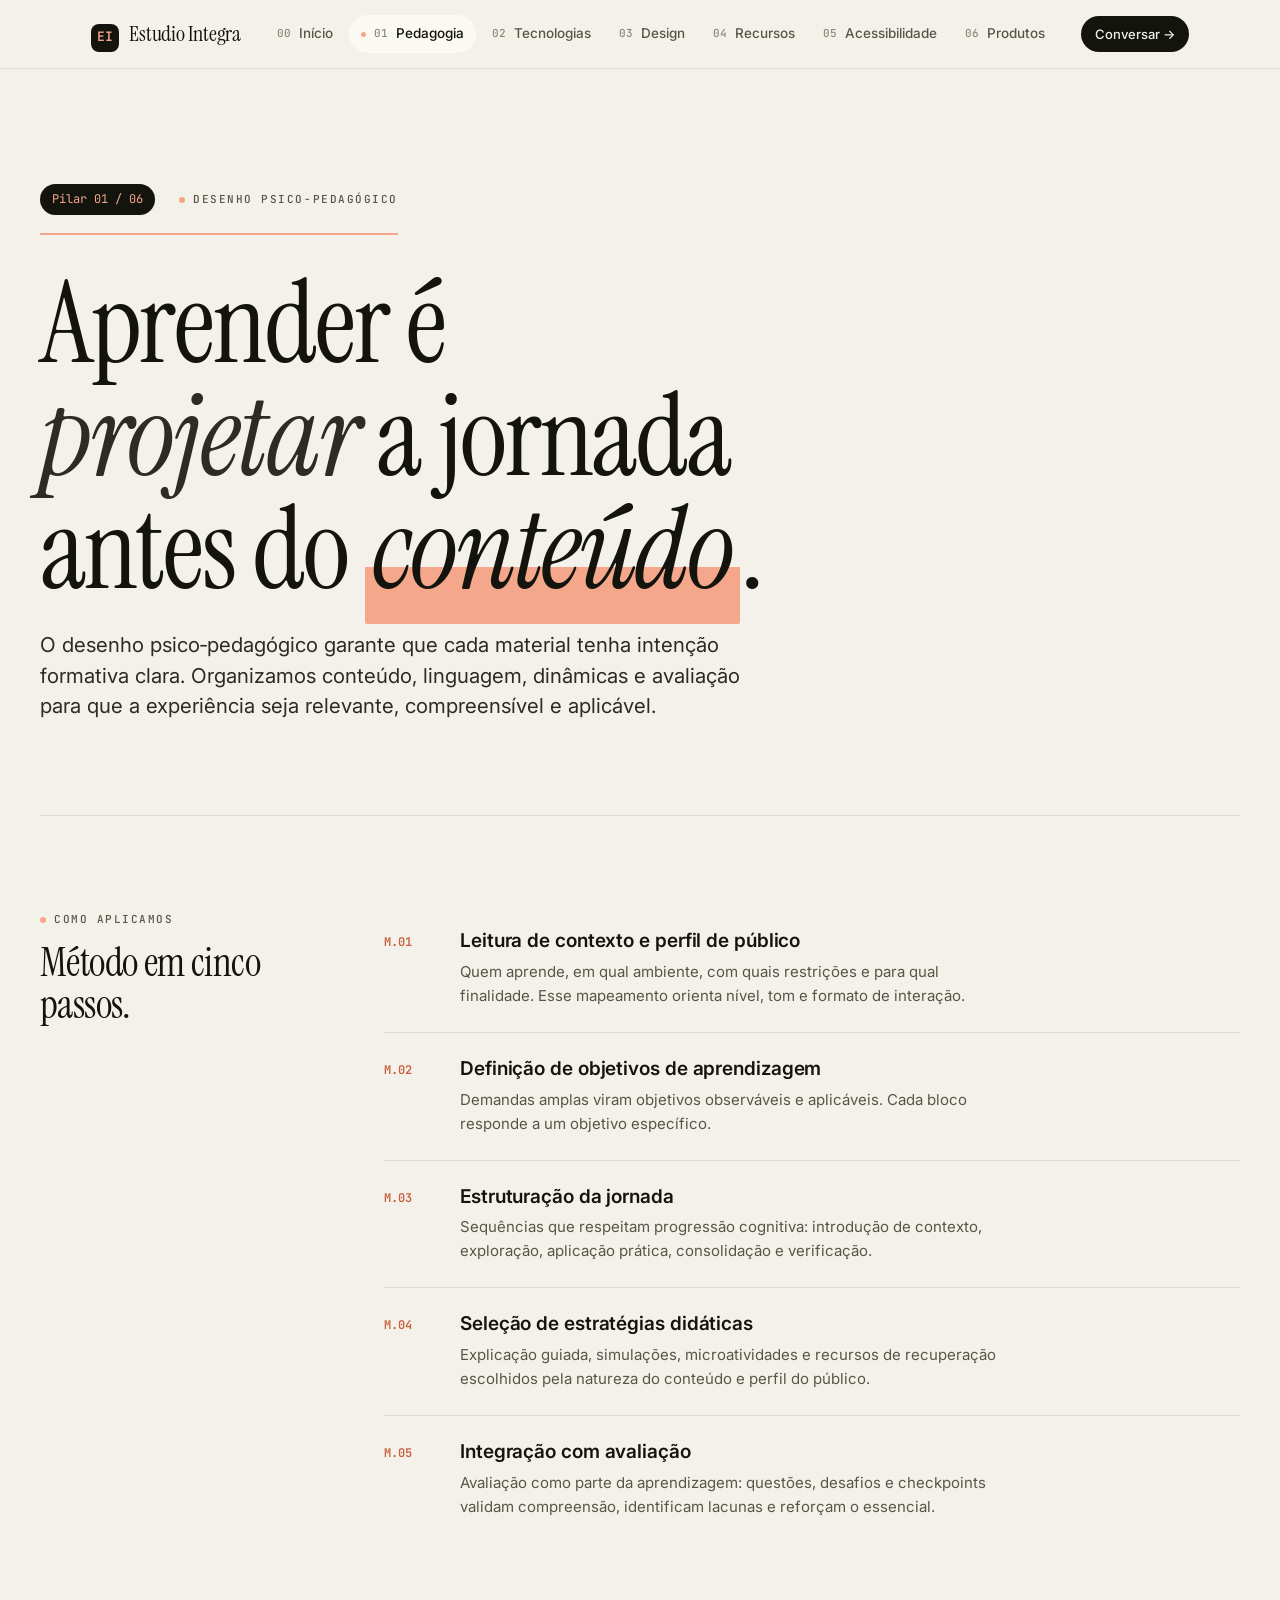
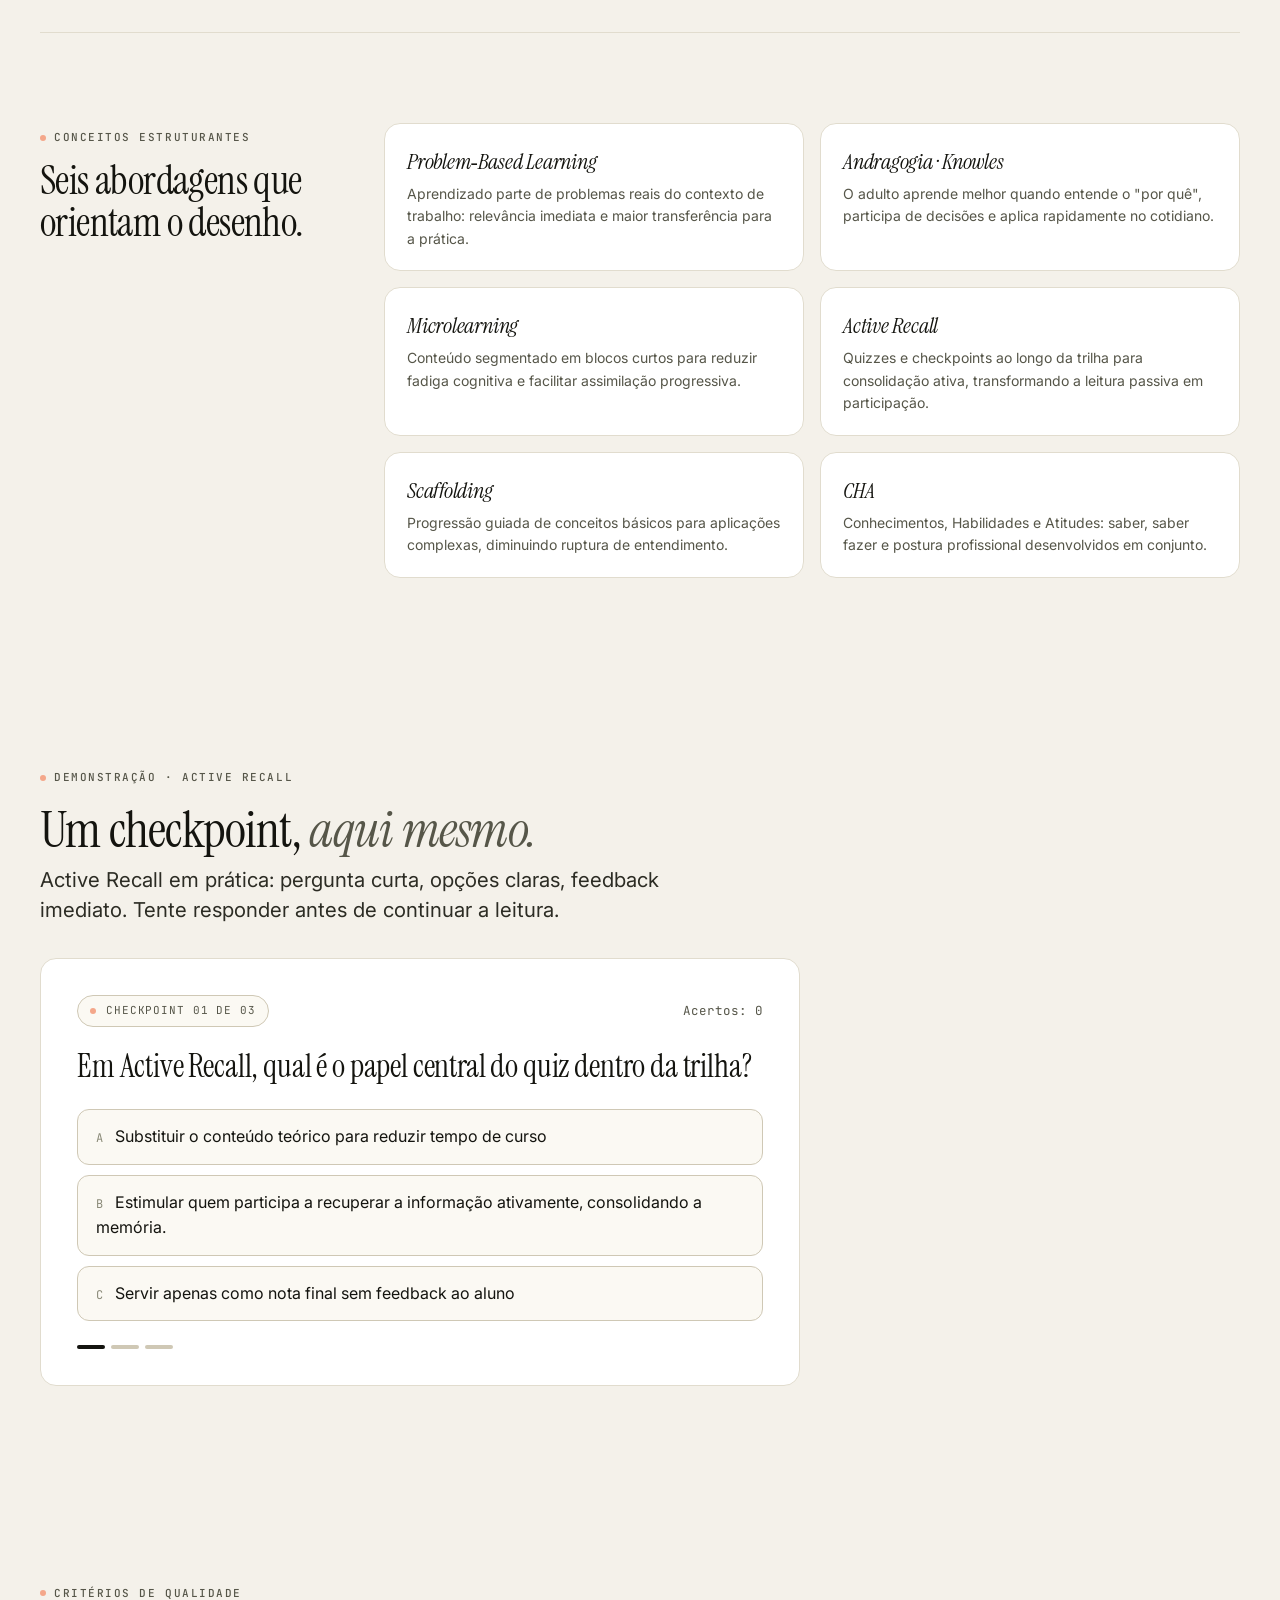
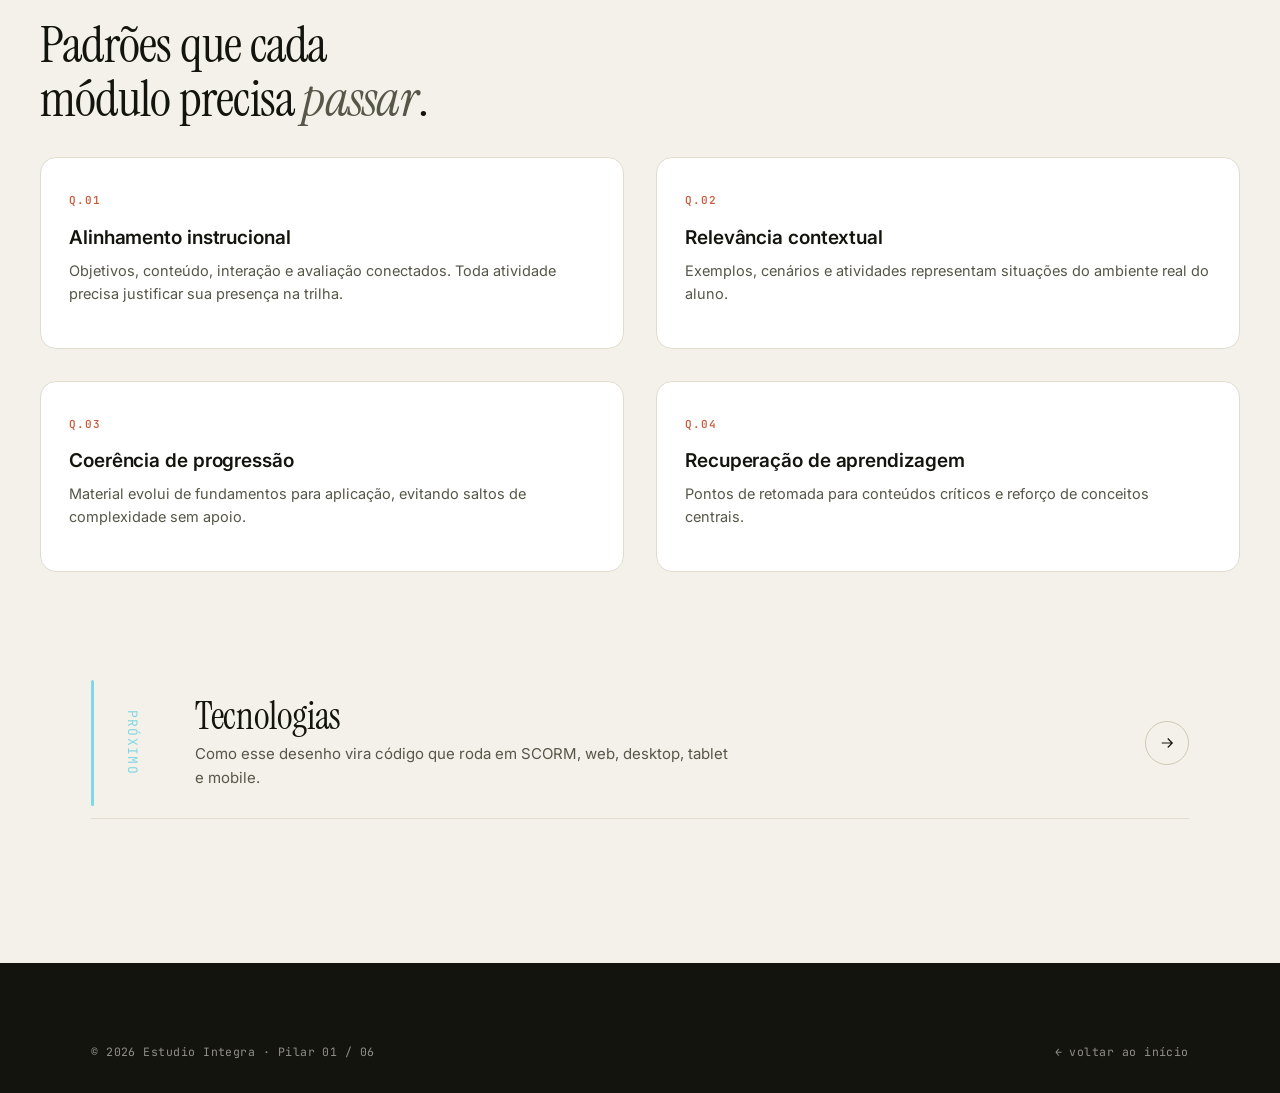
<file: desenho-psico-pedagogico.html>
<!DOCTYPE html>
<html lang="pt-BR">

<head>
  <meta charset="UTF-8" />
  <meta name="viewport" content="width=device-width, initial-scale=1.0" />
  <title>Pilar 01 · Desenho psico‑pedagógico — Estudio Integra</title>
  <link rel="stylesheet" href="assets/css/styles.css" />
</head>

<body data-screen-label="01 Pedagogia">
  <header class="nav">
    <div class="shell nav-inner">
      <a class="brand" href="index.html"><span class="brand-mark">EI</span>Estudio Integra</a>
      <nav id="main-nav" aria-label="Navegação principal">
        <ul class="nav-links">
          <li><a href="index.html"><span class="num">00</span> Início</a></li>
          <li><a href="desenho-psico-pedagogico.html" aria-current="page"><span class="num">01</span> Pedagogia</a></li>
          <li><a href="tecnologias.html"><span class="num">02</span> Tecnologias</a></li>
          <li><a href="design.html"><span class="num">03</span> Design</a></li>
          <li><a href="midias-recursos.html"><span class="num">04</span> Recursos</a></li>
          <li><a href="acessibilidade.html"><span class="num">05</span> Acessibilidade</a></li>
          <li><a href="produtos.html"><span class="num">06</span> Produtos</a></li>
          <li class="nav-link-contact"><a href="contato.html">Contato</a></li>
        </ul>
      </nav>
      <a href="contato.html" class="nav-cta">Conversar →</a>
      <button class="menu-toggle" type="button" aria-expanded="false" aria-controls="main-nav">Menu</button>
    </div>
  </header>

  <main>
    <section class="shell pillar-hero">
      <div class="meta">
        <span class="index-pill">Pilar 01 / 06</span>
        <span class="eyebrow">Desenho psico‑pedagógico</span>
      </div>
      <h1>Aprender é<br /><em>projetar</em> a jornada<br />antes do <span class="accent">conteúdo</span>.</h1>
      <p class="lede">
        O desenho psico‑pedagógico garante que cada material tenha intenção formativa clara. Organizamos conteúdo,
        linguagem, dinâmicas e avaliação para que a experiência seja relevante, compreensível e aplicável.
      </p>
    </section>

    <section class="shell split">
      <div class="label">
        <span class="eyebrow">Como aplicamos</span>
        <h2>Método em cinco passos.</h2>
      </div>
      <div class="practices">
        <div class="practice">
          <div class="pn">M.01</div>
          <div>
            <h3>Leitura de contexto e perfil de público</h3>
            <p>Quem aprende, em qual ambiente, com quais restrições e para qual finalidade. Esse mapeamento orienta
              nível, tom e formato de interação.</p>
          </div>
        </div>
        <div class="practice">
          <div class="pn">M.02</div>
          <div>
            <h3>Definição de objetivos de aprendizagem</h3>
            <p>Demandas amplas viram objetivos observáveis e aplicáveis. Cada bloco responde a um objetivo específico.
            </p>
          </div>
        </div>
        <div class="practice">
          <div class="pn">M.03</div>
          <div>
            <h3>Estruturação da jornada</h3>
            <p>Sequências que respeitam progressão cognitiva: introdução de contexto, exploração, aplicação prática,
              consolidação e verificação.</p>
          </div>
        </div>
        <div class="practice">
          <div class="pn">M.04</div>
          <div>
            <h3>Seleção de estratégias didáticas</h3>
            <p>Explicação guiada, simulações, microatividades e recursos de recuperação escolhidos pela natureza do
              conteúdo e perfil do público.</p>
          </div>
        </div>
        <div class="practice">
          <div class="pn">M.05</div>
          <div>
            <h3>Integração com avaliação</h3>
            <p>Avaliação como parte da aprendizagem: questões, desafios e checkpoints validam compreensão, identificam
              lacunas e reforçam o essencial.</p>
          </div>
        </div>
      </div>
    </section>

    <section class="shell split">
      <div class="label">
        <span class="eyebrow">Conceitos estruturantes</span>
        <h2>Seis abordagens que orientam o desenho.</h2>
      </div>
      <div class="concepts">
        <div class="concept">
          <div class="name">Problem‑Based Learning</div>
          <div class="desc">Aprendizado parte de problemas reais do contexto de trabalho: relevância imediata e maior
            transferência para a prática.</div>
        </div>
        <div class="concept">
          <div class="name">Andragogia · Knowles</div>
          <div class="desc">O adulto aprende melhor quando entende o "por quê", participa de decisões e aplica
            rapidamente no cotidiano.</div>
        </div>
        <div class="concept">
          <div class="name">Microlearning</div>
          <div class="desc">Conteúdo segmentado em blocos curtos para reduzir fadiga cognitiva e facilitar assimilação
            progressiva.</div>
        </div>
        <div class="concept">
          <div class="name">Active Recall</div>
          <div class="desc">Quizzes e checkpoints ao longo da trilha para consolidação ativa, transformando a leitura
            passiva em participação.</div>
        </div>
        <div class="concept">
          <div class="name">Scaffolding</div>
          <div class="desc">Progressão guiada de conceitos básicos para aplicações complexas, diminuindo ruptura de
            entendimento.</div>
        </div>
        <div class="concept">
          <div class="name">CHA</div>
          <div class="desc">Conhecimentos, Habilidades e Atitudes: saber, saber fazer e postura profissional
            desenvolvidos em conjunto.</div>
        </div>
      </div>
    </section>

    <!-- Demo Active Recall -->
    <section class="shell" style="padding: clamp(56px, 8vw, 96px) 0;">
      <span class="eyebrow">Demonstração · Active Recall</span>
      <h2 style="margin: 14px 0 8px;">Um checkpoint, <em>aqui mesmo.</em></h2>
      <p class="lede" style="margin-bottom: 32px;">Active Recall em prática: pergunta curta, opções claras, feedback
        imediato. Tente responder antes de continuar a leitura.</p>

      <div id="quiz" class="card" style="padding: 36px; max-width: 760px;">
        <div style="display: flex; justify-content: space-between; align-items: center; margin-bottom: 20px;">
          <span class="kicker"><span class="dot"></span> Checkpoint 01 de 03</span>
          <span class="small" id="quiz-score" style="font-family: var(--font-mono);">Acertos: 0</span>
        </div>
        <h3 id="quiz-q"
          style="font-family: var(--font-serif); font-weight: 400; font-size: clamp(24px, 3vw, 32px); line-height: 1.2; margin-bottom: 24px;">
          Carregando…
        </h3>
        <div id="quiz-options" style="display: grid; gap: 10px;"></div>
        <div id="quiz-feedback" style="margin-top: 20px; padding: 16px; border-radius: 12px; display: none;"></div>
        <div style="margin-top: 24px; display: flex; justify-content: space-between; align-items: center;">
          <div id="quiz-progress" style="display: flex; gap: 6px;"></div>
          <button id="quiz-next" class="btn" style="display: none;">Próxima pergunta →</button>
        </div>
      </div>
    </section>

    <section class="shell" style="padding: clamp(56px, 8vw, 96px) 0;">
      <span class="eyebrow">Critérios de qualidade</span>
      <h2 style="margin: 14px 0 32px;">Padrões que cada<br />módulo precisa <em>passar</em>.</h2>
      <div class="grid-2">
        <div class="card"><span class="num">Q.01</span>
          <h3>Alinhamento instrucional</h3>
          <p>Objetivos, conteúdo, interação e avaliação conectados. Toda atividade precisa justificar sua presença na
            trilha.</p>
        </div>
        <div class="card"><span class="num">Q.02</span>
          <h3>Relevância contextual</h3>
          <p>Exemplos, cenários e atividades representam situações do ambiente real do aluno.</p>
        </div>
        <div class="card"><span class="num">Q.03</span>
          <h3>Coerência de progressão</h3>
          <p>Material evolui de fundamentos para aplicação, evitando saltos de complexidade sem apoio.</p>
        </div>
        <div class="card"><span class="num">Q.04</span>
          <h3>Recuperação de aprendizagem</h3>
          <p>Pontos de retomada para conteúdos críticos e reforço de conceitos centrais.</p>
        </div>
      </div>
    </section>

    <section class="shell" style="padding-bottom: 64px;">
      <a class="pillar-card pillar-card--next pillar-card--next-02" href="tecnologias.html">
        <div class="pillar-num"><span class="next-label">Próximo</span><span class="next-indicator">02 / 06</span></div>
        <div class="pillar-body">
          <h3>Tecnologias</h3>
          <p>Como esse desenho vira código que roda em SCORM, web, desktop, tablet e mobile.</p>
        </div>
        <span class="pillar-arrow"><svg viewBox="0 0 24 24" fill="none" stroke="currentColor" stroke-width="1.6">
            <path d="M5 12h14M13 6l6 6-6 6" />
          </svg></span>
      </a>
    </section>
  </main>

  <footer class="foot">
    <div class="shell">
      <div class="foot-bottom" style="margin-top: 0; padding-top: 0; border-top: 0;">
        <span>© 2026 Estudio Integra · Pilar 01 / 06</span>
        <span><a href="index.html">← voltar ao início</a></span>
      </div>
    </div>
  </footer>

  <script src="assets/js/main.js"></script>
  <script>
    // Quiz mínimo
    const QUIZ = [
      {
        q: "Em Active Recall, qual é o papel central do quiz dentro da trilha?",
        opts: [
          "Substituir o conteúdo teórico para reduzir tempo de curso",
          "Estimular quem participa a recuperar a informação ativamente, consolidando a memória.",
          "Servir apenas como nota final sem feedback ao aluno"
        ],
        a: 1,
        why: "Active Recall consolida aprendizado pela recuperação ativa — não pela releitura passiva."
      },
      {
        q: "Microlearning resolve principalmente qual problema?",
        opts: [
          "Falta de design visual nos cursos",
          "Custo de licença de plataformas LMS",
          "Fadiga cognitiva e dificuldade de assimilação em blocos longos"
        ],
        a: 2,
        why: "Blocos curtos e objetivos reduzem carga cognitiva e facilitam progressão."
      },
      {
        q: "Scaffolding em desenho instrucional significa…",
        opts: [
          "Apresentar tudo de uma vez para o aluno escolher por onde começar",
          "Progressão guiada de conceitos básicos para aplicações complexas",
          "Repetir o mesmo conceito em diferentes telas"
        ],
        a: 1,
        why: "Scaffolding gradua a complexidade com apoio, evitando rupturas de entendimento."
      }
    ];

    let qi = 0, score = 0;
    const qEl = document.getElementById('quiz-q');
    const optsEl = document.getElementById('quiz-options');
    const fbEl = document.getElementById('quiz-feedback');
    const nextBtn = document.getElementById('quiz-next');
    const scoreEl = document.getElementById('quiz-score');
    const progEl = document.getElementById('quiz-progress');

    function renderProgress() {
      progEl.innerHTML = QUIZ.map((_, i) => {
        const done = i < qi;
        const cur = i === qi;
        return `<span style="width: 28px; height: 4px; border-radius: 2px; background: ${done || cur ? 'var(--ink)' : 'var(--line-2)'}"></span>`;
      }).join('');
    }

    function render() {
      const item = QUIZ[qi];
      qEl.textContent = item.q;
      fbEl.style.display = 'none';
      nextBtn.style.display = 'none';
      optsEl.innerHTML = '';
      item.opts.forEach((opt, i) => {
        const b = document.createElement('button');
        b.type = 'button';
        b.style.cssText = 'text-align: left; padding: 14px 18px; border: 1px solid var(--line-2); background: var(--bg-elev); color: var(--ink); border-radius: 12px; font: inherit; transition: all 160ms;';
        b.innerHTML = `<span style="font-family: var(--font-mono); font-size: 12px; color: var(--ink-4); margin-right: 12px;">${String.fromCharCode(65 + i)}</span>${opt}`;
        b.onmouseenter = () => { b.style.borderColor = 'var(--ink)'; };
        b.onmouseleave = () => { b.style.borderColor = 'var(--line-2)'; };
        b.onclick = () => answer(i, b);
        optsEl.appendChild(b);
      });
      renderProgress();
    }

    function answer(i, btn) {
      const item = QUIZ[qi];
      const correct = i === item.a;
      [...optsEl.children].forEach(c => { c.disabled = true; c.style.cursor = 'default'; c.style.opacity = '0.65'; });
      if (correct) {
        btn.style.background = 'var(--accent)';
        btn.style.borderColor = 'var(--accent)';
        btn.style.color = 'var(--accent-ink)';
        btn.style.opacity = '1';
        score++;
        scoreEl.textContent = `Acertos: ${score}`;
        fbEl.style.background = 'color-mix(in oklab, var(--accent) 35%, var(--bg-elev))';
        fbEl.innerHTML = `<strong style="font-family: var(--font-mono); font-size: 11px; letter-spacing: 0.1em;">CORRETO ✓</strong><br/><span style="color: var(--ink-2);">${item.why}</span>`;
      } else {
        btn.style.background = 'color-mix(in oklab, var(--warn) 18%, var(--bg-elev))';
        btn.style.borderColor = 'var(--warn)';
        btn.style.opacity = '1';
        // mostrar correta
        optsEl.children[item.a].style.borderColor = 'var(--accent-deep)';
        optsEl.children[item.a].style.background = 'color-mix(in oklab, var(--accent) 25%, var(--bg-elev))';
        fbEl.style.background = 'color-mix(in oklab, var(--warn) 14%, var(--bg-elev))';
        fbEl.innerHTML = `<strong style="font-family: var(--font-mono); font-size: 11px; letter-spacing: 0.1em;">QUASE</strong><br/><span style="color: var(--ink-2);">${item.why}</span>`;
      }
      fbEl.style.display = 'block';
      nextBtn.style.display = qi < QUIZ.length - 1 ? 'inline-flex' : 'none';
      if (qi === QUIZ.length - 1) {
        // mostrar reset
        nextBtn.style.display = 'inline-flex';
        nextBtn.textContent = 'Recomeçar ↺';
      }
    }

    nextBtn.addEventListener('click', () => {
      if (qi < QUIZ.length - 1) {
        qi++;
      } else {
        qi = 0; score = 0; scoreEl.textContent = 'Acertos: 0';
      }
      render();
    });

    render();
  </script>
</body>

</html>
</file>
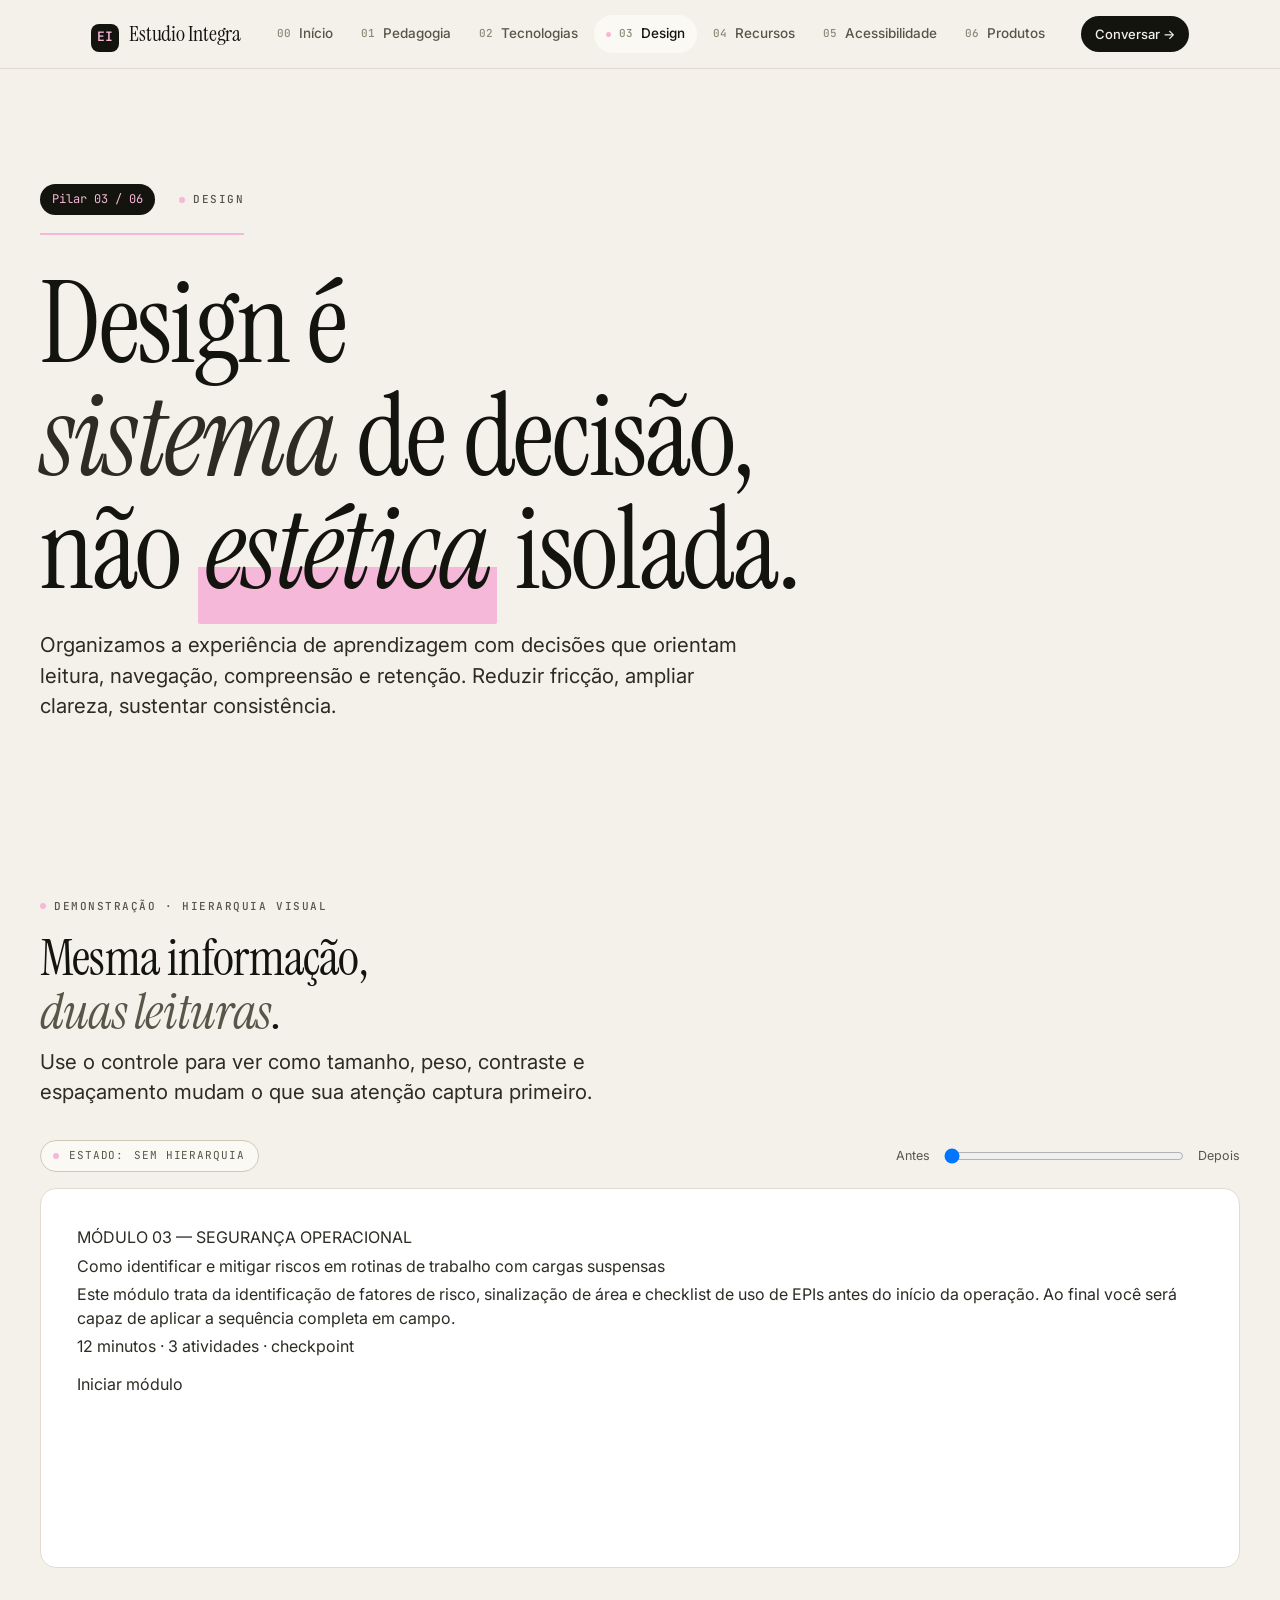
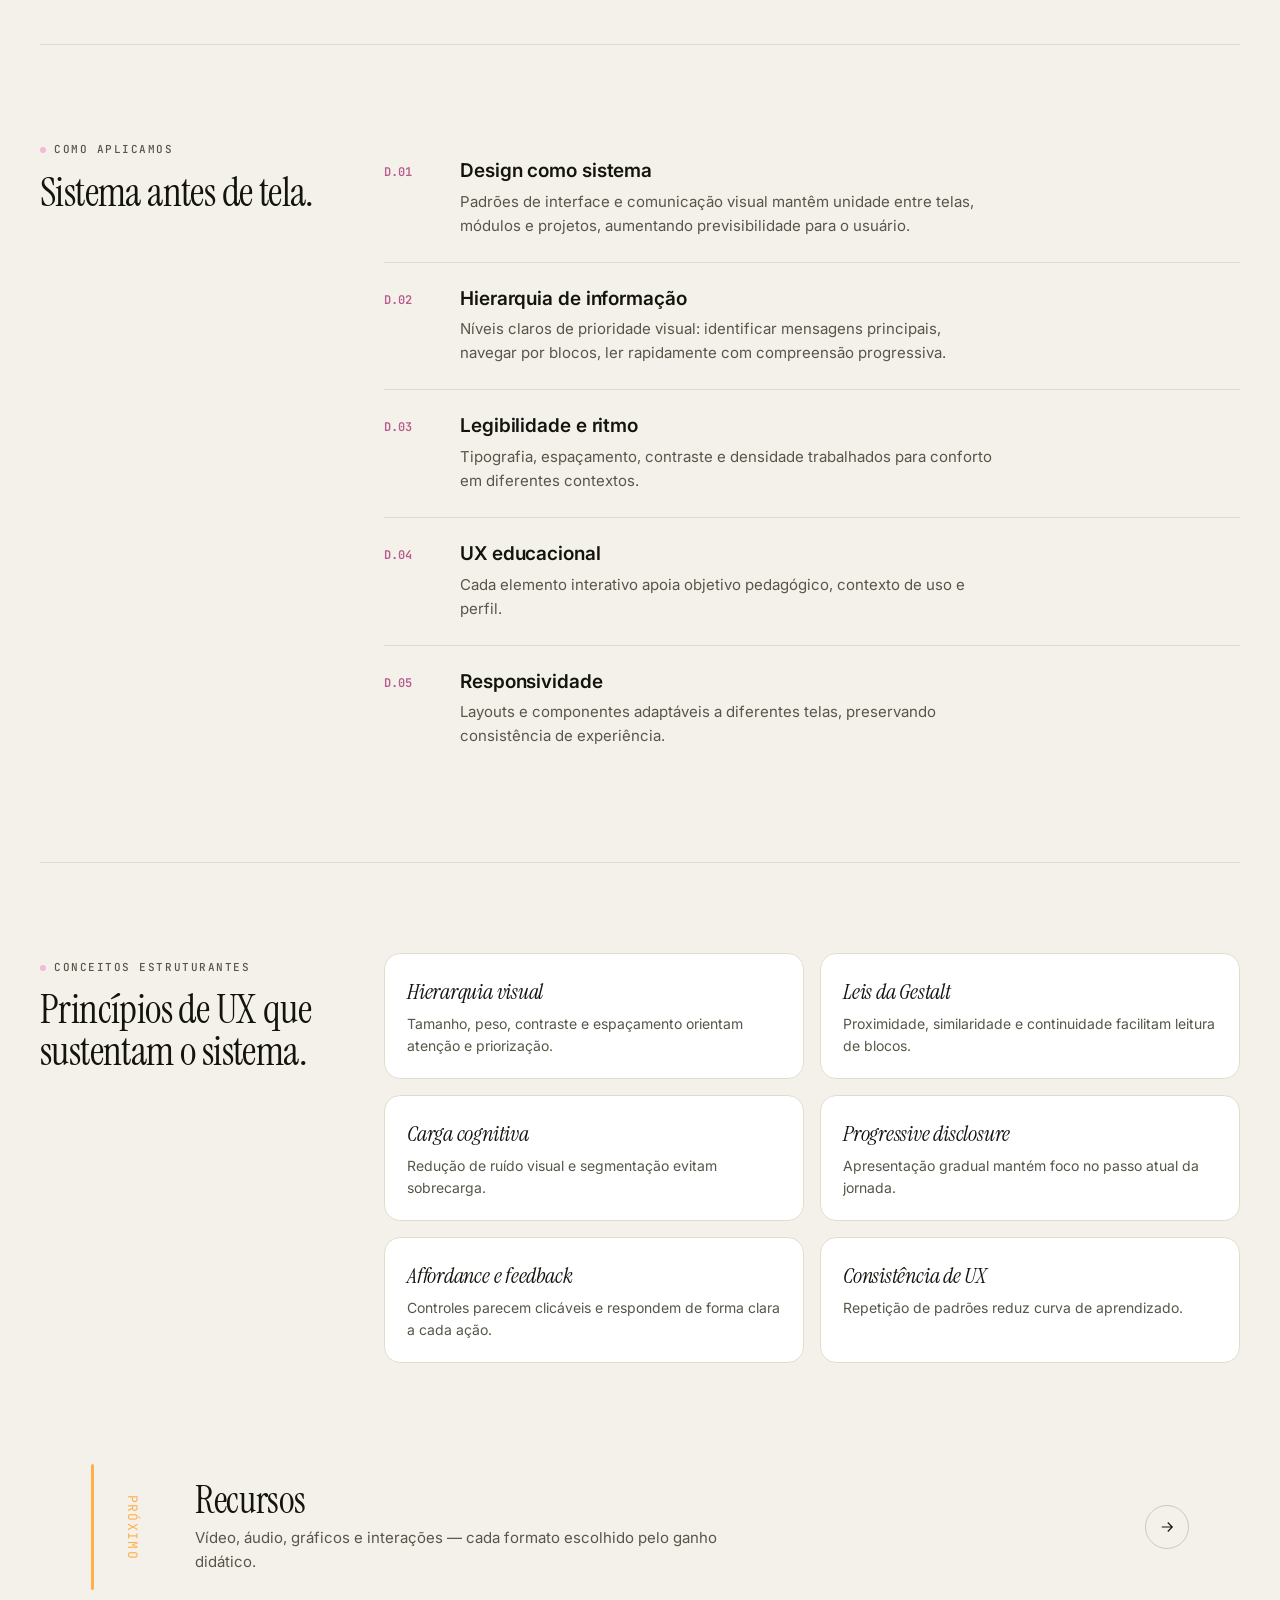
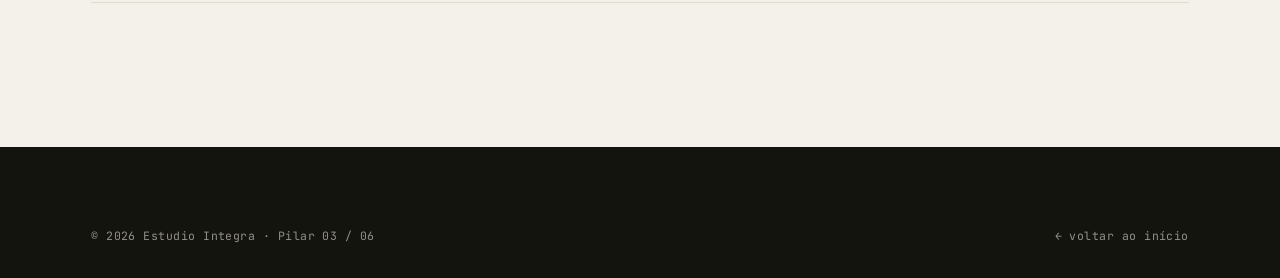
<file: design.html>
<!DOCTYPE html>
<html lang="pt-BR">

<head>
  <meta charset="UTF-8" />
  <meta name="viewport" content="width=device-width, initial-scale=1.0" />
  <title>Pilar 03 · Design — Estudio Integra</title>
  <link rel="stylesheet" href="assets/css/styles.css" />
</head>

<body data-screen-label="03 Design">
  <header class="nav">
    <div class="shell nav-inner">
      <a class="brand" href="index.html"><span class="brand-mark">EI</span>Estudio Integra</a>
      <nav id="main-nav" aria-label="Navegação principal">
        <ul class="nav-links">
          <li><a href="index.html"><span class="num">00</span> Início</a></li>
          <li><a href="desenho-psico-pedagogico.html"><span class="num">01</span> Pedagogia</a></li>
          <li><a href="tecnologias.html"><span class="num">02</span> Tecnologias</a></li>
          <li><a href="design.html" aria-current="page"><span class="num">03</span> Design</a></li>
          <li><a href="midias-recursos.html"><span class="num">04</span> Recursos</a></li>
          <li><a href="acessibilidade.html"><span class="num">05</span> Acessibilidade</a></li>
          <li><a href="produtos.html"><span class="num">06</span> Produtos</a></li>
          <li class="nav-link-contact"><a href="contato.html">Contato</a></li>
        </ul>
      </nav>
      <a href="contato.html" class="nav-cta">Conversar →</a>
      <button class="menu-toggle" type="button" aria-expanded="false" aria-controls="main-nav">Menu</button>
    </div>
  </header>

  <main>
    <section class="shell pillar-hero">
      <div class="meta">
        <span class="index-pill">Pilar 03 / 06</span>
        <span class="eyebrow">Design</span>
      </div>
      <h1>Design é<br /><em>sistema</em> de decisão,<br />não <span class="accent">estética</span> isolada.</h1>
      <p class="lede">
        Organizamos a experiência de aprendizagem com decisões que orientam leitura, navegação, compreensão e retenção.
        Reduzir fricção, ampliar clareza, sustentar consistência.
      </p>
    </section>

    <!-- Demo: hierarquia visual antes/depois -->
    <section class="shell" style="padding: clamp(40px, 6vw, 80px) 0;">
      <span class="eyebrow">Demonstração · Hierarquia visual</span>
      <h2 style="margin: 14px 0 8px;">Mesma informação,<br /><em>duas leituras</em>.</h2>
      <p class="lede" style="margin-bottom: 32px;">Use o controle para ver como tamanho, peso, contraste e espaçamento
        mudam o que sua atenção captura primeiro.</p>

      <div style="display: grid; grid-template-columns: 1fr; gap: 16px;">
        <div style="display: flex; align-items: center; gap: 16px; flex-wrap: wrap; justify-content: space-between;">
          <span class="kicker"><span class="dot"></span> Estado: <span id="state-label"
              style="display: inline-block; min-width: 16ch;">sem hierarquia</span></span>
          <label style="display: inline-flex; align-items: center; gap: 12px; cursor: pointer;">
            <span class="small">Antes</span>
            <input type="range" id="hier" min="0" max="100" value="0" step="1" style="width: 240px;" />
            <span class="small">Depois</span>
          </label>
        </div>

        <div id="hier-demo" class="card" style="padding: 36px; min-height: 380px; transition: padding 200ms;">
          <div id="h-eyebrow"
            style="font-family: var(--font-mono); font-size: 13px; color: var(--ink-2); letter-spacing: 0; transition: all 240ms;">
            MÓDULO 03 — SEGURANÇA OPERACIONAL</div>
          <div id="h-title"
            style="font-family: var(--font-sans); font-size: 16px; font-weight: 400; color: var(--ink-2); margin: 4px 0; transition: all 240ms;">
            Como identificar e mitigar riscos em rotinas de trabalho com cargas suspensas</div>
          <div id="h-desc" style="font-size: 16px; color: var(--ink-2); margin: 4px 0; transition: all 240ms;">Este
            módulo trata da identificação de fatores de risco, sinalização de área e checklist de uso de EPIs antes do
            início da operação. Ao final você será capaz de aplicar a sequência completa em campo.</div>
          <div id="h-meta" style="font-size: 16px; color: var(--ink-2); margin: 4px 0; transition: all 240ms;">12
            minutos · 3 atividades · checkpoint</div>
          <div id="h-cta" style="margin-top: 12px; transition: all 240ms;">
            <button class="btn btn--ghost" style="font-size: 14px;">Iniciar módulo</button>
          </div>
        </div>
      </div>
    </section>

    <section class="shell split">
      <div class="label">
        <span class="eyebrow">Como aplicamos</span>
        <h2>Sistema antes de tela.</h2>
      </div>
      <div class="practices">
        <div class="practice">
          <div class="pn">D.01</div>
          <div>
            <h3>Design como sistema</h3>
            <p>Padrões de interface e comunicação visual mantêm unidade entre telas, módulos e projetos, aumentando
              previsibilidade para o usuário.</p>
          </div>
        </div>
        <div class="practice">
          <div class="pn">D.02</div>
          <div>
            <h3>Hierarquia de informação</h3>
            <p>Níveis claros de prioridade visual: identificar mensagens principais, navegar por blocos, ler rapidamente
              com compreensão progressiva.</p>
          </div>
        </div>
        <div class="practice">
          <div class="pn">D.03</div>
          <div>
            <h3>Legibilidade e ritmo</h3>
            <p>Tipografia, espaçamento, contraste e densidade trabalhados para conforto em diferentes contextos.</p>
          </div>
        </div>
        <div class="practice">
          <div class="pn">D.04</div>
          <div>
            <h3>UX educacional</h3>
            <p>Cada elemento interativo apoia objetivo pedagógico, contexto de uso e perfil.</p>
          </div>
        </div>
        <div class="practice">
          <div class="pn">D.05</div>
          <div>
            <h3>Responsividade</h3>
            <p>Layouts e componentes adaptáveis a diferentes telas, preservando consistência de experiência.</p>
          </div>
        </div>
      </div>
    </section>

    <section class="shell split">
      <div class="label">
        <span class="eyebrow">Conceitos estruturantes</span>
        <h2>Princípios de UX que sustentam o sistema.</h2>
      </div>
      <div class="concepts">
        <div class="concept">
          <div class="name">Hierarquia visual</div>
          <div class="desc">Tamanho, peso, contraste e espaçamento orientam atenção e priorização.</div>
        </div>
        <div class="concept">
          <div class="name">Leis da Gestalt</div>
          <div class="desc">Proximidade, similaridade e continuidade facilitam leitura de blocos.</div>
        </div>
        <div class="concept">
          <div class="name">Carga cognitiva</div>
          <div class="desc">Redução de ruído visual e segmentação evitam sobrecarga.</div>
        </div>
        <div class="concept">
          <div class="name">Progressive disclosure</div>
          <div class="desc">Apresentação gradual mantém foco no passo atual da jornada.</div>
        </div>
        <div class="concept">
          <div class="name">Affordance e feedback</div>
          <div class="desc">Controles parecem clicáveis e respondem de forma clara a cada ação.</div>
        </div>
        <div class="concept">
          <div class="name">Consistência de UX</div>
          <div class="desc">Repetição de padrões reduz curva de aprendizado.</div>
        </div>
      </div>
    </section>

    <section class="shell" style="padding-bottom: 64px;">
      <a class="pillar-card pillar-card--next pillar-card--next-04" href="midias-recursos.html">
        <div class="pillar-num"><span class="next-label">Próximo</span><span class="next-indicator">04 / 06</span></div>
        <div class="pillar-body">
          <h3>Recursos</h3>
          <p>Vídeo, áudio, gráficos e interações — cada formato escolhido pelo ganho didático.</p>
        </div>
        <span class="pillar-arrow"><svg viewBox="0 0 24 24" fill="none" stroke="currentColor" stroke-width="1.6">
            <path d="M5 12h14M13 6l6 6-6 6" />
          </svg></span>
      </a>
    </section>
  </main>

  <footer class="foot">
    <div class="shell">
      <div class="foot-bottom" style="margin-top: 0; padding-top: 0; border-top: 0;">
        <span>© 2026 Estudio Integra · Pilar 03 / 06</span>
        <span><a href="index.html">← voltar ao início</a></span>
      </div>
    </div>
  </footer>

  <script src="assets/js/main.js"></script>
  <script>
    // Hierarchy demo: morph type styles based on slider value
    const slider = document.getElementById('hier');
    const stateLabel = document.getElementById('state-label');
    const eyebrow = document.getElementById('h-eyebrow');
    const title = document.getElementById('h-title');
    const desc = document.getElementById('h-desc');
    const meta = document.getElementById('h-meta');
    const cta = document.getElementById('h-cta');

    function lerp(a, b, t) { return a + (b - a) * t; }

    function update() {
      const t = slider.value / 100;
      const isFlat = t < 0.2;
      // Eyebrow: monocromático -> letter-spaced colored kicker
      eyebrow.style.fontSize = isFlat ? '16px' : `${lerp(13, 12, t)}px`;
      eyebrow.style.letterSpacing = isFlat ? '0' : `${lerp(0, 0.14, t)}em`;
      eyebrow.style.textTransform = isFlat ? 'none' : (t > 0.3 ? 'uppercase' : 'none');
      eyebrow.style.color = isFlat ? 'var(--ink-2)' : (t > 0.3 ? 'var(--ink-3)' : 'var(--ink-2)');
      eyebrow.style.fontFamily = 'var(--font-sans)';
      eyebrow.style.fontWeight = isFlat ? '400' : (t > 0.6 ? '600' : '500');
      eyebrow.style.display = t > 0.6 ? 'inline-flex' : 'block';
      eyebrow.style.alignItems = t > 0.6 ? 'center' : 'initial';
      eyebrow.style.width = t > 0.6 ? 'fit-content' : 'auto';
      eyebrow.style.background = t > 0.6 ? 'var(--accent)' : 'transparent';
      eyebrow.style.color = t > 0.6 ? 'var(--accent-ink)' : eyebrow.style.color;
      eyebrow.style.padding = t > 0.6 ? '6px 12px' : '0';
      eyebrow.style.borderRadius = t > 0.6 ? '999px' : '0';
      // Title: small sans -> large serif
      const titleSize = lerp(16, 44, t);
      title.style.fontSize = isFlat ? '16px' : `${titleSize}px`;
      title.style.fontFamily = isFlat ? 'var(--font-sans)' : (t > 0.5 ? 'var(--font-serif)' : 'var(--font-sans)');
      title.style.fontWeight = t > 0.5 ? '400' : '400';
      title.style.lineHeight = isFlat ? '1.5' : `${lerp(1.5, 1.05, t)}`;
      title.style.color = isFlat ? 'var(--ink-2)' : 'var(--ink)';
      title.style.marginTop = isFlat ? '4px' : `${lerp(4, 16, t)}px`;
      title.style.marginBottom = isFlat ? '4px' : `${lerp(4, 14, t)}px`;
      // Desc: same -> smaller, muted, narrower
      desc.style.fontSize = isFlat ? '16px' : `${lerp(16, 15, t)}px`;
      desc.style.color = isFlat ? 'var(--ink-2)' : (t > 0.4 ? 'var(--ink-3)' : 'var(--ink-2)');
      desc.style.maxWidth = isFlat ? 'none' : (t > 0.5 ? '56ch' : 'none');
      desc.style.lineHeight = isFlat ? '1.5' : `${lerp(1.4, 1.55, t)}`;
      // Meta: same -> mono pill
      meta.style.fontSize = isFlat ? '16px' : `${lerp(16, 12.5, t)}px`;
      meta.style.fontFamily = isFlat ? 'var(--font-sans)' : (t > 0.5 ? 'var(--font-mono)' : 'var(--font-sans)');
      meta.style.color = isFlat ? 'var(--ink-2)' : (t > 0.6 ? 'var(--accent-ink)' : 'var(--ink-4)');
      meta.style.marginTop = isFlat ? '4px' : `${lerp(4, 18, t)}px`;
      meta.style.letterSpacing = isFlat ? '0' : `${lerp(0, 0.05, t)}em`;
      meta.style.display = t > 0.6 ? 'inline-flex' : 'block';
      meta.style.width = t > 0.6 ? 'fit-content' : 'auto';
      meta.style.background = t > 0.6 ? 'var(--accent)' : 'transparent';
      meta.style.padding = t > 0.6 ? '7px 12px' : '0';
      meta.style.borderRadius = t > 0.6 ? '999px' : '0';
      // CTA spacing
      cta.style.marginTop = isFlat ? '12px' : `${lerp(12, 28, t)}px`;
      const btn = cta.querySelector('button');
      if (isFlat) {
        btn.classList.remove('btn', 'btn--ghost');
        btn.style.border = '0';
        btn.style.background = 'transparent';
        btn.style.padding = '0';
        btn.style.borderRadius = '0';
        btn.style.color = 'var(--ink-2)';
        btn.style.fontSize = '16px';
        btn.style.fontWeight = '400';
      } else {
        btn.classList.add('btn');
        btn.style.border = '';
        btn.style.background = '';
        btn.style.padding = '';
        btn.style.borderRadius = '';
        btn.style.color = '';
        btn.style.fontSize = '';
        btn.style.fontWeight = '';
      }
      if (!isFlat) {
        if (t > 0.6) {
          btn.classList.remove('btn--ghost');
        } else {
          btn.classList.add('btn--ghost');
        }
      }
      stateLabel.textContent = t < 0.15 ? 'sem hierarquia' : t < 0.5 ? 'em transição' : t < 0.85 ? 'hierarquia clara' : 'sistema completo';
    }
    slider.addEventListener('input', update);
    update();
  </script>
</body>

</html>
</file>
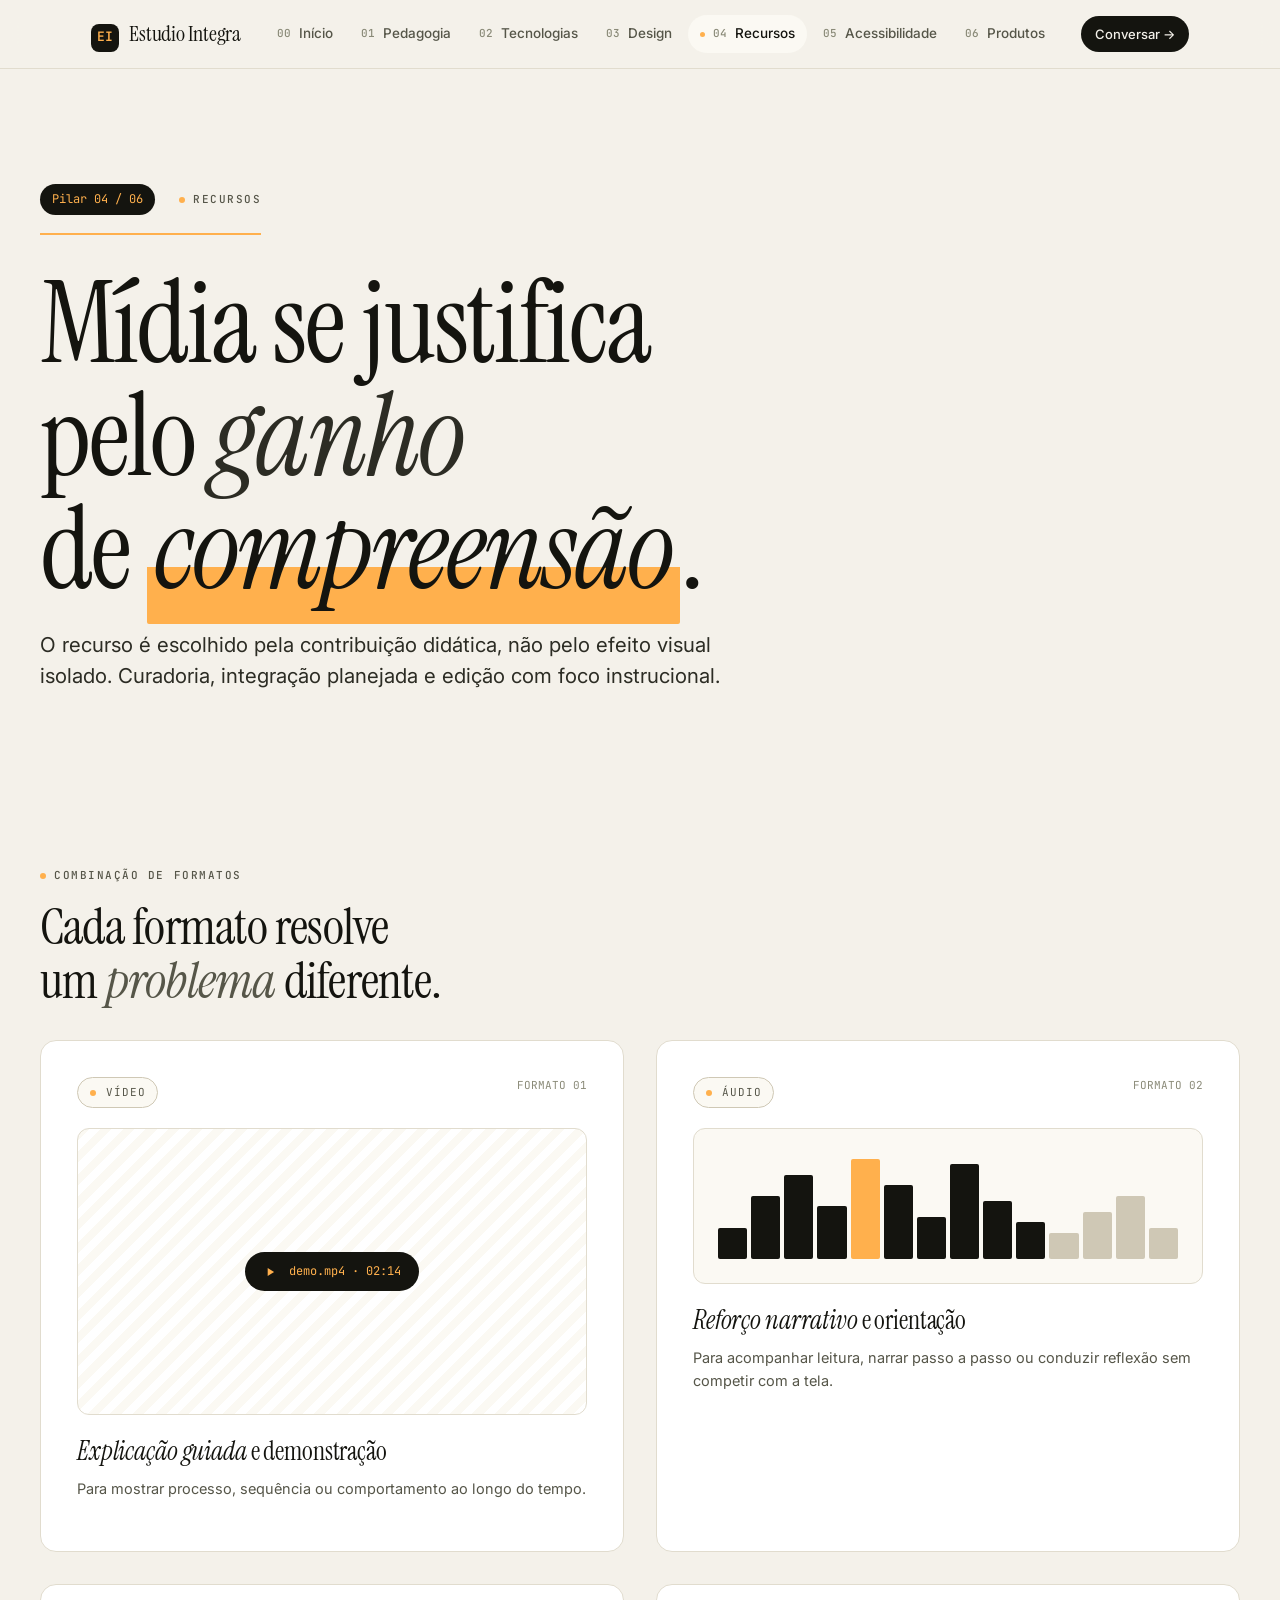
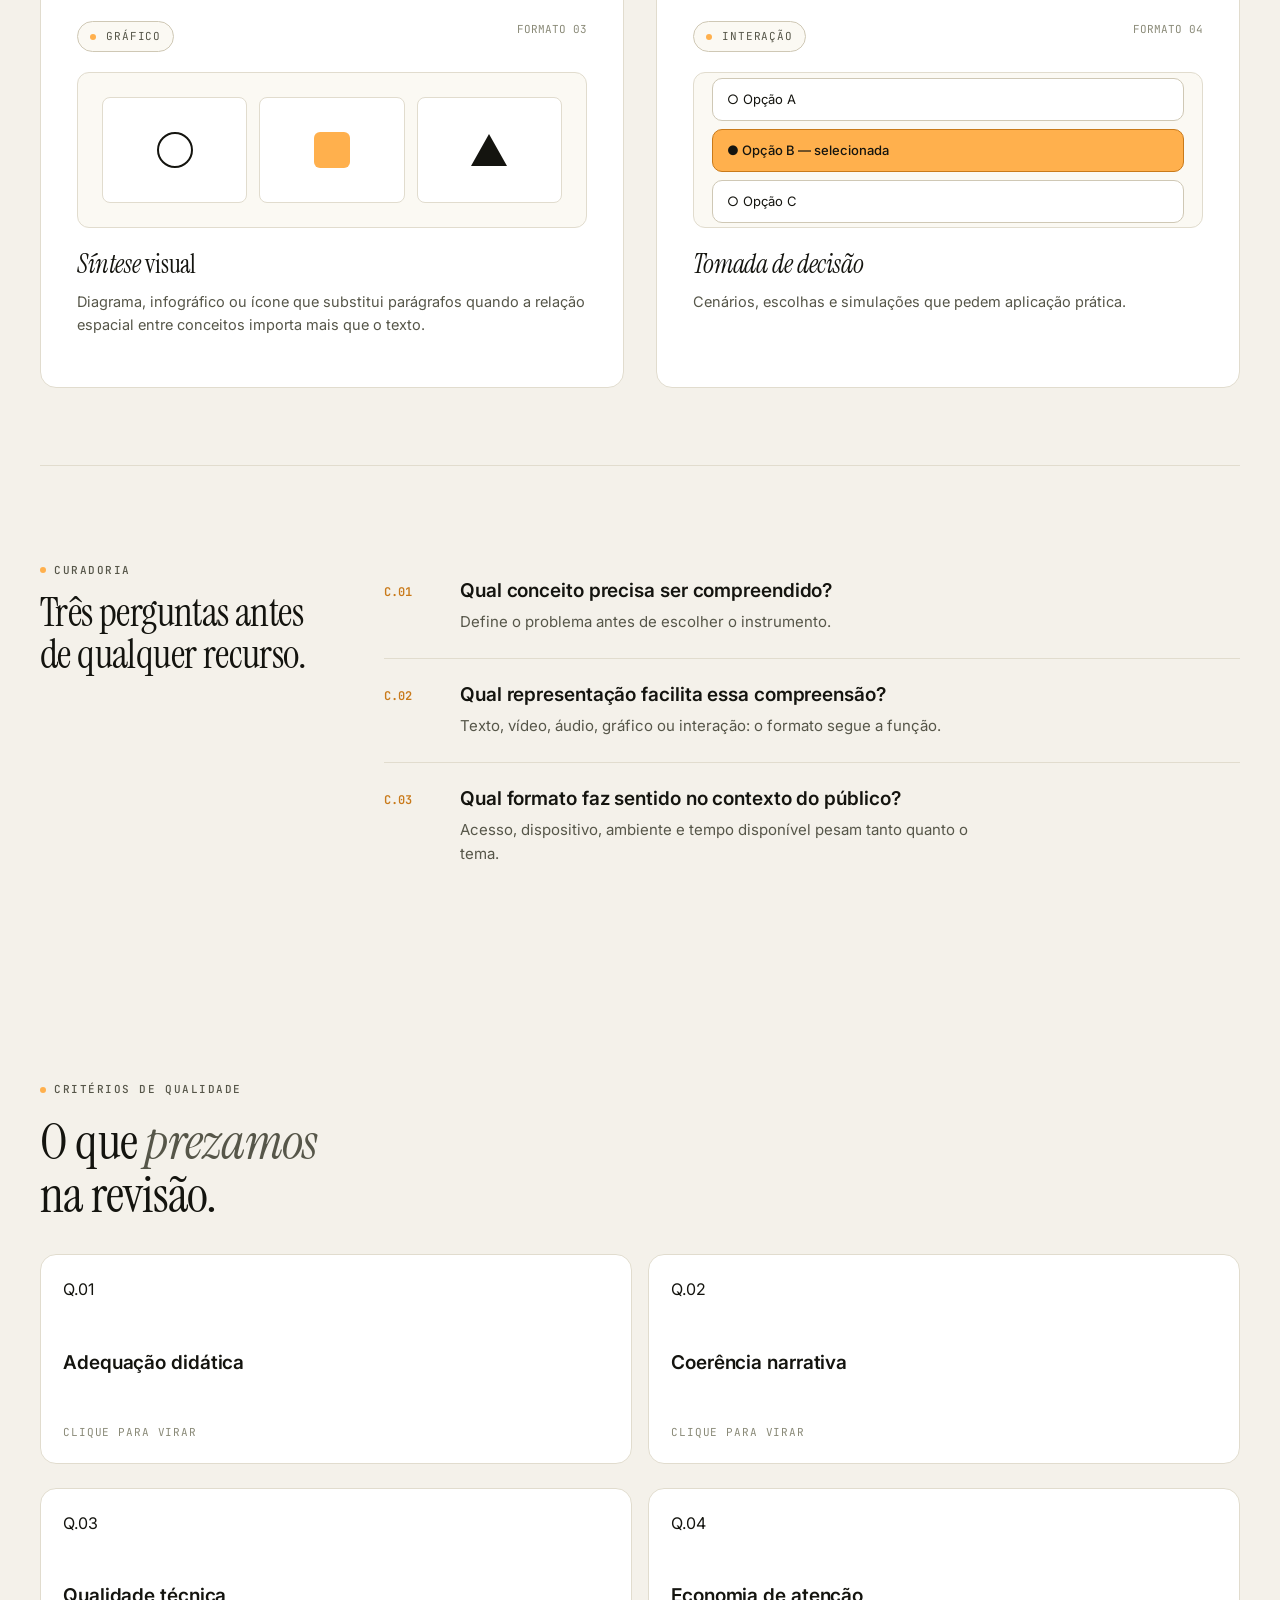
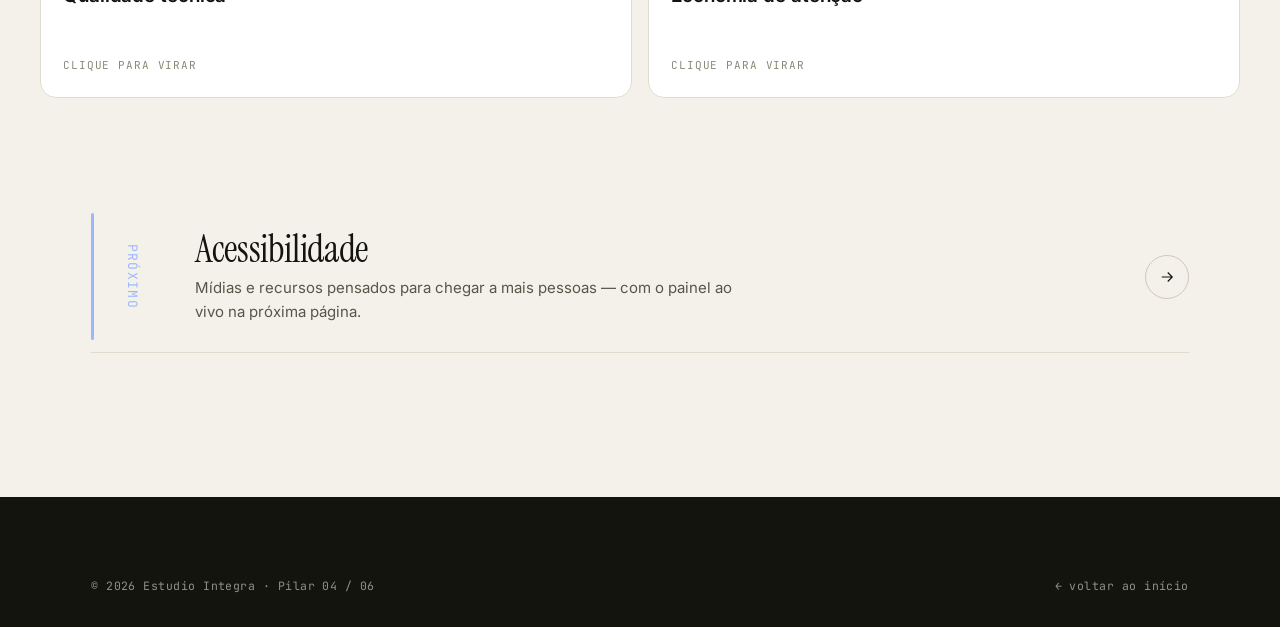
<file: midias-recursos.html>
<!DOCTYPE html>
<html lang="pt-BR">

<head>
  <meta charset="UTF-8" />
  <meta name="viewport" content="width=device-width, initial-scale=1.0" />
  <title>Pilar 04 · Recursos — Estudio Integra</title>
  <link rel="stylesheet" href="assets/css/styles.css" />
  <style>
    .quality-flashcards {
      display: grid;
      grid-template-columns: repeat(2, minmax(0, 1fr));
      gap: 16px;
    }

    .flashcard {
      position: relative;
      perspective: 1100px;
      min-height: 210px;
    }

    .flashcard-btn {
      width: 100%;
      min-height: 210px;
      border: 0;
      border-radius: 16px;
      padding: 0;
      cursor: pointer;
      text-align: left;
      font: inherit;
      color: inherit;
      background: transparent;
    }

    .flashcard-inner {
      display: block;
      position: relative;
      width: 100%;
      min-height: 210px;
      transform-style: preserve-3d;
      transition: transform 520ms ease;
    }

    .flashcard.is-flipped .flashcard-inner {
      transform: rotateY(180deg);
    }

    .flashcard-face {
      display: flex;
      position: absolute;
      inset: 0;
      border: 1px solid var(--line);
      border-radius: 16px;
      padding: 22px;
      background: var(--paper);
      backface-visibility: hidden;
      -webkit-backface-visibility: hidden;
      flex-direction: column;
      gap: 10px;
    }

    .flashcard-face--front {
      justify-content: space-between;
    }

    .flashcard-face--back {
      transform: rotateY(180deg);
      background: var(--accent);
      border-color: var(--accent-deep);
      color: var(--accent-ink);
    }

    .flashcard-face--back .flashcard-tip {
      color: color-mix(in oklab, var(--accent-ink) 68%, var(--accent));
    }

    .flashcard-tip {
      font-family: var(--font-mono);
      font-size: 11px;
      letter-spacing: 0.08em;
      text-transform: uppercase;
      color: var(--ink-4);
    }

    @media (max-width: 860px) {
      .quality-flashcards {
        grid-template-columns: 1fr;
      }
    }

    @media (prefers-reduced-motion: reduce) {
      .flashcard-inner {
        transition: none;
      }
    }
  </style>
</head>

<body data-screen-label="04 Recursos">
  <header class="nav">
    <div class="shell nav-inner">
      <a class="brand" href="index.html"><span class="brand-mark">EI</span>Estudio Integra</a>
      <nav id="main-nav" aria-label="Navegação principal">
        <ul class="nav-links">
          <li><a href="index.html"><span class="num">00</span> Início</a></li>
          <li><a href="desenho-psico-pedagogico.html"><span class="num">01</span> Pedagogia</a></li>
          <li><a href="tecnologias.html"><span class="num">02</span> Tecnologias</a></li>
          <li><a href="design.html"><span class="num">03</span> Design</a></li>
          <li><a href="midias-recursos.html" aria-current="page"><span class="num">04</span> Recursos</a></li>
          <li><a href="acessibilidade.html"><span class="num">05</span> Acessibilidade</a></li>
          <li><a href="produtos.html"><span class="num">06</span> Produtos</a></li>
          <li class="nav-link-contact"><a href="contato.html">Contato</a></li>
        </ul>
      </nav>
      <a href="contato.html" class="nav-cta">Conversar →</a>
      <button class="menu-toggle" type="button" aria-expanded="false" aria-controls="main-nav">Menu</button>
    </div>
  </header>

  <main>
    <section class="shell pillar-hero">
      <div class="meta">
        <span class="index-pill">Pilar 04 / 06</span>
        <span class="eyebrow">Recursos</span>
      </div>
      <h1>Mídia se justifica<br />pelo <em>ganho</em><br />de <span class="accent">compreensão</span>.</h1>
      <p class="lede">
        O recurso é escolhido pela contribuição didática, não pelo efeito visual isolado. Curadoria, integração
        planejada e edição com foco instrucional.
      </p>
    </section>

    <section class="shell" style="padding: clamp(40px, 6vw, 80px) 0;">
      <span class="eyebrow">Combinação de formatos</span>
      <h2 style="margin: 14px 0 32px;">Cada formato resolve<br />um <em>problema</em> diferente.</h2>

      <div class="grid-2">
        <article class="card" style="padding: 36px;">
          <div style="display: flex; justify-content: space-between; align-items: start; margin-bottom: 20px;">
            <span class="kicker"><span class="dot"></span> Vídeo</span>
            <span style="font-family: var(--font-mono); font-size: 11px; color: var(--ink-4);">FORMATO 01</span>
          </div>
          <div
            style="aspect-ratio: 16 / 9; background: repeating-linear-gradient(135deg, var(--bg-elev), var(--bg-elev) 8px, var(--paper) 8px, var(--paper) 16px); border: 1px solid var(--line); border-radius: 12px; display: flex; align-items: center; justify-content: center; margin-bottom: 20px;">
            <div
              style="display: flex; align-items: center; gap: 12px; padding: 10px 18px; background: var(--ink); color: var(--accent); border-radius: 999px; font-family: var(--font-mono); font-size: 12px;">
              <svg width="14" height="14" viewBox="0 0 24 24" fill="currentColor">
                <path d="M8 5v14l11-7z" />
              </svg>
              demo.mp4 · 02:14
            </div>
          </div>
          <h3 style="font-family: var(--font-serif); font-weight: 400; font-size: 26px;"><em>Explicação guiada</em> e
            demonstração</h3>
          <p>Para mostrar processo, sequência ou comportamento ao longo do tempo.</p>
        </article>

        <article class="card" style="padding: 36px;">
          <div style="display: flex; justify-content: space-between; align-items: start; margin-bottom: 20px;">
            <span class="kicker"><span class="dot"></span> Áudio</span>
            <span style="font-family: var(--font-mono); font-size: 11px; color: var(--ink-4);">FORMATO 02</span>
          </div>
          <div
            style="background: var(--bg-elev); border: 1px solid var(--line); border-radius: 12px; padding: 24px; margin-bottom: 20px; display: flex; align-items: end; gap: 4px; height: 156px;">
            <span style="flex: 1; background: var(--ink); height: 30%; border-radius: 2px;"></span>
            <span style="flex: 1; background: var(--ink); height: 60%; border-radius: 2px;"></span>
            <span style="flex: 1; background: var(--ink); height: 80%; border-radius: 2px;"></span>
            <span style="flex: 1; background: var(--ink); height: 50%; border-radius: 2px;"></span>
            <span style="flex: 1; background: var(--accent); height: 95%; border-radius: 2px;"></span>
            <span style="flex: 1; background: var(--ink); height: 70%; border-radius: 2px;"></span>
            <span style="flex: 1; background: var(--ink); height: 40%; border-radius: 2px;"></span>
            <span style="flex: 1; background: var(--ink); height: 90%; border-radius: 2px;"></span>
            <span style="flex: 1; background: var(--ink); height: 55%; border-radius: 2px;"></span>
            <span style="flex: 1; background: var(--ink); height: 35%; border-radius: 2px;"></span>
            <span style="flex: 1; background: var(--line-2); height: 25%; border-radius: 2px;"></span>
            <span style="flex: 1; background: var(--line-2); height: 45%; border-radius: 2px;"></span>
            <span style="flex: 1; background: var(--line-2); height: 60%; border-radius: 2px;"></span>
            <span style="flex: 1; background: var(--line-2); height: 30%; border-radius: 2px;"></span>
          </div>
          <h3 style="font-family: var(--font-serif); font-weight: 400; font-size: 26px;"><em>Reforço narrativo</em> e
            orientação</h3>
          <p>Para acompanhar leitura, narrar passo a passo ou conduzir reflexão sem competir com a tela.</p>
        </article>

        <article class="card" style="padding: 36px;">
          <div style="display: flex; justify-content: space-between; align-items: start; margin-bottom: 20px;">
            <span class="kicker"><span class="dot"></span> Gráfico</span>
            <span style="font-family: var(--font-mono); font-size: 11px; color: var(--ink-4);">FORMATO 03</span>
          </div>
          <div
            style="background: var(--bg-elev); border: 1px solid var(--line); border-radius: 12px; padding: 24px; margin-bottom: 20px; height: 156px; display: grid; grid-template-columns: repeat(3, 1fr); gap: 12px;">
            <div
              style="background: var(--paper); border: 1px solid var(--line); border-radius: 8px; display: flex; align-items: center; justify-content: center;">
              <div style="width: 36px; height: 36px; border-radius: 50%; border: 2px solid var(--ink);"></div>
            </div>
            <div
              style="background: var(--paper); border: 1px solid var(--line); border-radius: 8px; display: flex; align-items: center; justify-content: center;">
              <div style="width: 36px; height: 36px; background: var(--accent); border-radius: 6px;"></div>
            </div>
            <div
              style="background: var(--paper); border: 1px solid var(--line); border-radius: 8px; display: flex; align-items: center; justify-content: center;">
              <div
                style="width: 0; height: 0; border-left: 18px solid transparent; border-right: 18px solid transparent; border-bottom: 32px solid var(--ink);">
              </div>
            </div>
          </div>
          <h3 style="font-family: var(--font-serif); font-weight: 400; font-size: 26px;"><em>Síntese</em> visual</h3>
          <p>Diagrama, infográfico ou ícone que substitui parágrafos quando a relação espacial entre conceitos importa
            mais que o texto.</p>
        </article>

        <article class="card" style="padding: 36px;">
          <div style="display: flex; justify-content: space-between; align-items: start; margin-bottom: 20px;">
            <span class="kicker"><span class="dot"></span> Interação</span>
            <span style="font-family: var(--font-mono); font-size: 11px; color: var(--ink-4);">FORMATO 04</span>
          </div>
          <div
            style="background: var(--bg-elev); border: 1px solid var(--line); border-radius: 12px; padding: 18px; margin-bottom: 20px; height: 156px; display: flex; flex-direction: column; gap: 8px; justify-content: center;">
            <div
              style="background: var(--paper); border: 1px solid var(--line-2); border-radius: 10px; padding: 10px 14px; font-size: 13px;">
              ○ Opção A</div>
            <div
              style="background: var(--accent); border: 1px solid var(--accent-deep); border-radius: 10px; padding: 10px 14px; font-size: 13px; color: var(--accent-ink); font-weight: 500;">
              ● Opção B — selecionada</div>
            <div
              style="background: var(--paper); border: 1px solid var(--line-2); border-radius: 10px; padding: 10px 14px; font-size: 13px;">
              ○ Opção C</div>
          </div>
          <h3 style="font-family: var(--font-serif); font-weight: 400; font-size: 26px;"><em>Tomada de decisão</em></h3>
          <p>Cenários, escolhas e simulações que pedem aplicação prática.</p>
        </article>
      </div>
    </section>

    <section class="shell split">
      <div class="label">
        <span class="eyebrow">Curadoria</span>
        <h2>Três perguntas antes de qualquer recurso.</h2>
      </div>
      <div class="practices">
        <div class="practice">
          <div class="pn">C.01</div>
          <div>
            <h3>Qual conceito precisa ser compreendido?</h3>
            <p>Define o problema antes de escolher o instrumento.</p>
          </div>
        </div>
        <div class="practice">
          <div class="pn">C.02</div>
          <div>
            <h3>Qual representação facilita essa compreensão?</h3>
            <p>Texto, vídeo, áudio, gráfico ou interação: o formato segue a função.</p>
          </div>
        </div>
        <div class="practice">
          <div class="pn">C.03</div>
          <div>
            <h3>Qual formato faz sentido no contexto do público?</h3>
            <p>Acesso, dispositivo, ambiente e tempo disponível pesam tanto quanto o tema.</p>
          </div>
        </div>
      </div>
    </section>

    <section class="shell" style="padding: clamp(56px, 8vw, 96px) 0;">
      <span class="eyebrow">Critérios de qualidade</span>
      <h2 style="margin: 14px 0 32px;">O que <em>prezamos</em><br />na revisão.</h2>
      <div class="quality-flashcards">
        <article class="flashcard">
          <button class="flashcard-btn" type="button" aria-label="Virar card Q.01 Adequação didática">
            <div class="flashcard-inner">
              <div class="flashcard-face flashcard-face--front">
                <span class="num">Q.01</span>
                <h3>Adequação didática</h3>
                <span class="flashcard-tip">Clique para virar</span>
              </div>
              <div class="flashcard-face flashcard-face--back">
                <span class="num">Q.01</span>
                <p>Recurso justifica a presença pelo ganho de compreensão, priorizando a clareza sobre o apelo visual.</p>
                <span class="flashcard-tip">Clique para voltar</span>
              </div>
            </div>
          </button>
        </article>
        <article class="flashcard">
          <button class="flashcard-btn" type="button" aria-label="Virar card Q.02 Coerência narrativa">
            <div class="flashcard-inner">
              <div class="flashcard-face flashcard-face--front">
                <span class="num">Q.02</span>
                <h3>Coerência narrativa</h3>
                <span class="flashcard-tip">Clique para virar</span>
              </div>
              <div class="flashcard-face flashcard-face--back">
                <span class="num">Q.02</span>
                <p>Mídia integrada ao roteiro do módulo: sem elementos isolados ou informações redundantes.</p>
                <span class="flashcard-tip">Clique para voltar</span>
              </div>
            </div>
          </button>
        </article>
        <article class="flashcard">
          <button class="flashcard-btn" type="button" aria-label="Virar card Q.03 Qualidade técnica">
            <div class="flashcard-inner">
              <div class="flashcard-face flashcard-face--front">
                <span class="num">Q.03</span>
                <h3>Qualidade técnica</h3>
                <span class="flashcard-tip">Clique para virar</span>
              </div>
              <div class="flashcard-face flashcard-face--back">
                <span class="num">Q.03</span>
                <p>Audiovisual consistente entre módulos: nível de áudio, edição, timing.</p>
                <span class="flashcard-tip">Clique para voltar</span>
              </div>
            </div>
          </button>
        </article>
        <article class="flashcard">
          <button class="flashcard-btn" type="button" aria-label="Virar card Q.04 Economia de atenção">
            <div class="flashcard-inner">
              <div class="flashcard-face flashcard-face--front">
                <span class="num">Q.04</span>
                <h3>Economia de atenção</h3>
                <span class="flashcard-tip">Clique para virar</span>
              </div>
              <div class="flashcard-face flashcard-face--back">
                <span class="num">Q.04</span>
                <p>Otimização do tempo de quem aprende: cada elemento deve agregar valor real à experiência.</p>
                <span class="flashcard-tip">Clique para voltar</span>
              </div>
            </div>
          </button>
        </article>
      </div>
    </section>

    <section class="shell" style="padding-bottom: 64px;">
      <a class="pillar-card pillar-card--next pillar-card--next-05" href="acessibilidade.html">
        <div class="pillar-num"><span class="next-label">Próximo</span><span class="next-indicator">05 / 06</span></div>
        <div class="pillar-body">
          <h3>Acessibilidade</h3>
          <p>Mídias e recursos pensados para chegar a mais pessoas — com o painel ao vivo na próxima página.</p>
        </div>
        <span class="pillar-arrow"><svg viewBox="0 0 24 24" fill="none" stroke="currentColor" stroke-width="1.6">
            <path d="M5 12h14M13 6l6 6-6 6" />
          </svg></span>
      </a>
    </section>
  </main>

  <footer class="foot">
    <div class="shell">
      <div class="foot-bottom" style="margin-top: 0; padding-top: 0; border-top: 0;">
        <span>© 2026 Estudio Integra · Pilar 04 / 06</span>
        <span><a href="index.html">← voltar ao início</a></span>
      </div>
    </div>
  </footer>

  <script src="assets/js/main.js"></script>
  <script>
    document.querySelectorAll('.flashcard').forEach((card) => {
      const button = card.querySelector('.flashcard-btn');
      button.addEventListener('click', () => {
        card.classList.toggle('is-flipped');
      });
    });
  </script>
</body>

</html>
</file>
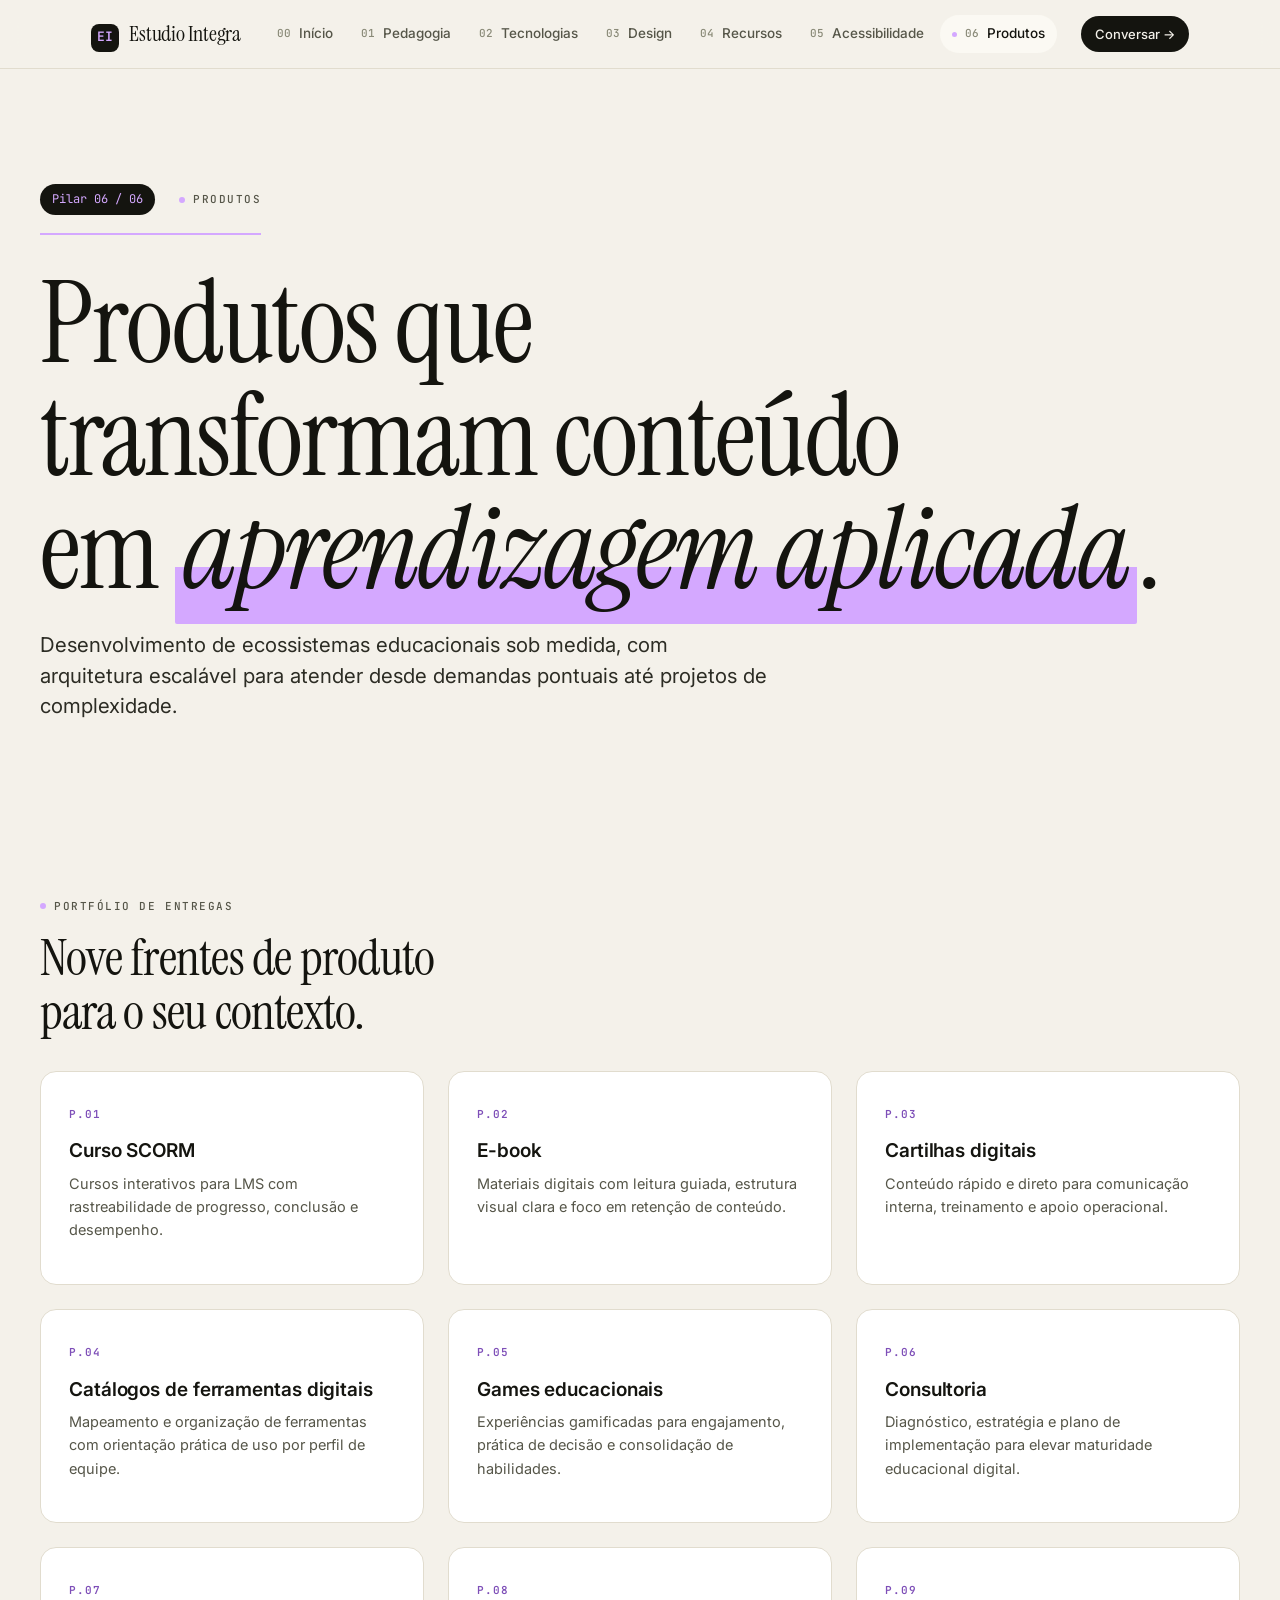
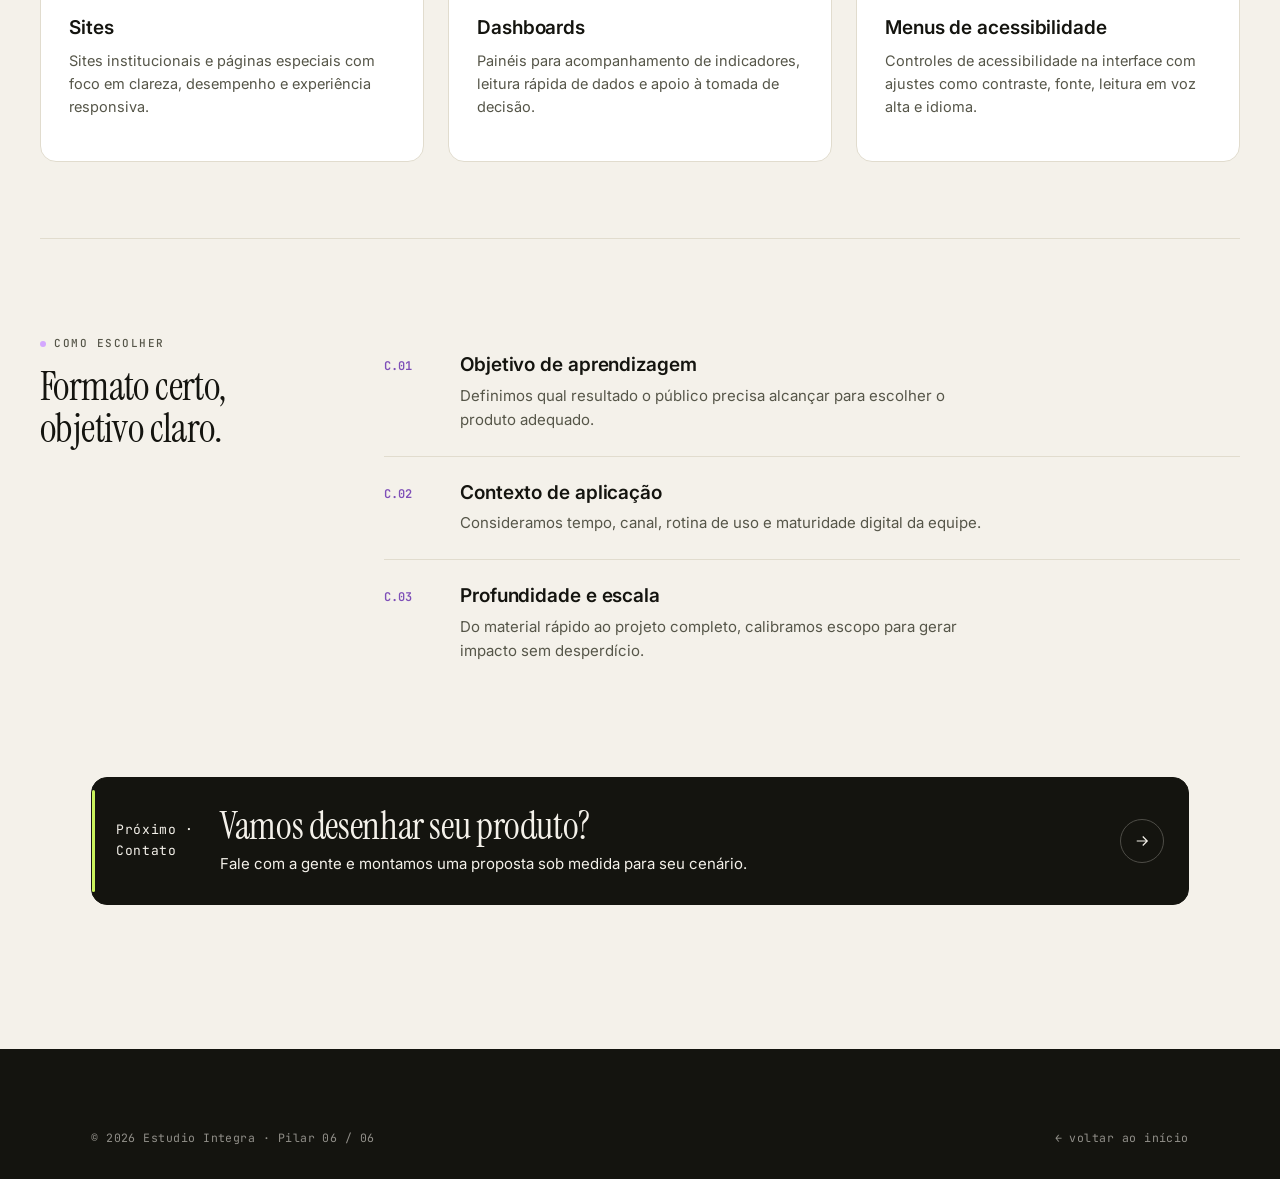
<file: produtos.html>
<!DOCTYPE html>
<html lang="pt-BR">

<head>
  <meta charset="UTF-8" />
  <meta name="viewport" content="width=device-width, initial-scale=1.0" />
  <title>Pilar 06 · Produtos — Estudio Integra</title>
  <meta name="description"
    content="Produtos educacionais e digitais que desenvolvemos: curso SCORM, e-book, cartilhas, catálogos, games, consultoria, sites, dashboards e menus de acessibilidade." />
  <link rel="stylesheet" href="assets/css/styles.css" />
  <style>
    #products-grid .card {
      position: relative;
      overflow: hidden;
      isolation: isolate;
      transition: border-color 240ms var(--ease), transform 180ms var(--ease);
    }

    #products-grid .card::after {
      content: "";
      position: absolute;
      inset: 0;
      z-index: 0;
      background: var(--accent);
      transform: scale(0);
      transform-origin: center;
      transition: transform 360ms var(--ease);
      border-radius: inherit;
    }

    #products-grid .card .num,
    #products-grid .card h3,
    #products-grid .card p {
      position: relative;
      z-index: 1;
      transition: color 260ms var(--ease);
    }

    #products-grid .card:hover {
      border-color: var(--accent-deep);
      transform: translateY(-2px);
    }

    #products-grid .card:hover::after {
      transform: scale(1);
    }

    #products-grid .card:hover .num,
    #products-grid .card:hover h3,
    #products-grid .card:hover p {
      color: var(--accent-ink);
    }

    @media (prefers-reduced-motion: reduce) {
      #products-grid .card::after {
        transition-duration: 0.01ms;
      }
    }

    #next-contact-card {
      background: var(--ink);
      border: 1px solid var(--ink);
      border-radius: var(--radius-md);
      padding-left: 24px;
      padding-right: 24px;
    }

    #next-contact-card .pillar-num,
    #next-contact-card .pillar-body h3,
    #next-contact-card .pillar-body p {
      color: var(--bg);
    }

    #next-contact-card .pillar-arrow {
      border-color: color-mix(in oklab, var(--bg) 30%, var(--ink));
      color: var(--bg);
    }

    #next-contact-card:hover::after {
      opacity: 0;
    }

    #next-contact-card:hover .pillar-arrow {
      background: var(--bg);
      border-color: var(--bg);
      color: var(--ink);
    }
  </style>
</head>

<body data-screen-label="06 Produtos">
  <header class="nav">
    <div class="shell nav-inner">
      <a class="brand" href="index.html"><span class="brand-mark">EI</span>Estudio Integra</a>
      <nav id="main-nav" aria-label="Navegação principal">
        <ul class="nav-links">
          <li><a href="index.html"><span class="num">00</span> Início</a></li>
          <li><a href="desenho-psico-pedagogico.html"><span class="num">01</span> Pedagogia</a></li>
          <li><a href="tecnologias.html"><span class="num">02</span> Tecnologias</a></li>
          <li><a href="design.html"><span class="num">03</span> Design</a></li>
          <li><a href="midias-recursos.html"><span class="num">04</span> Recursos</a></li>
          <li><a href="acessibilidade.html"><span class="num">05</span> Acessibilidade</a></li>
          <li><a href="produtos.html" aria-current="page"><span class="num">06</span> Produtos</a></li>
          <li class="nav-link-contact"><a href="contato.html">Contato</a></li>
        </ul>
      </nav>
      <a href="contato.html" class="nav-cta">Conversar →</a>
      <button class="menu-toggle" type="button" aria-expanded="false" aria-controls="main-nav">Menu</button>
    </div>
  </header>

  <main>
    <section class="shell pillar-hero">
      <div class="meta">
        <span class="index-pill">Pilar 06 / 06</span>
        <span class="eyebrow">Produtos</span>
      </div>
      <h1>Produtos que<br />transformam conteúdo<br />em <span class="accent">aprendizagem aplicada</span>.</h1>
      <p class="lede">
        Desenvolvimento de ecossistemas educacionais sob medida, com arquitetura escalável para atender desde demandas
        pontuais até projetos de complexidade.
      </p>
    </section>

    <section class="shell" style="padding: clamp(40px, 6vw, 80px) 0;">
      <span class="eyebrow">Portfólio de entregas</span>
      <h2 style="margin: 14px 0 32px;">Nove frentes de produto<br />para o seu contexto.</h2>
      <div id="products-grid" class="grid-3">
        <article class="card">
          <span class="num">P.01</span>
          <h3>Curso SCORM</h3>
          <p>Cursos interativos para LMS com rastreabilidade de progresso, conclusão e desempenho.</p>
        </article>
        <article class="card">
          <span class="num">P.02</span>
          <h3>E-book</h3>
          <p>Materiais digitais com leitura guiada, estrutura visual clara e foco em retenção de conteúdo.</p>
        </article>
        <article class="card">
          <span class="num">P.03</span>
          <h3>Cartilhas digitais</h3>
          <p>Conteúdo rápido e direto para comunicação interna, treinamento e apoio operacional.</p>
        </article>
        <article class="card">
          <span class="num">P.04</span>
          <h3>Catálogos de ferramentas digitais</h3>
          <p>Mapeamento e organização de ferramentas com orientação prática de uso por perfil de equipe.</p>
        </article>
        <article class="card">
          <span class="num">P.05</span>
          <h3>Games educacionais</h3>
          <p>Experiências gamificadas para engajamento, prática de decisão e consolidação de habilidades.</p>
        </article>
        <article class="card">
          <span class="num">P.06</span>
          <h3>Consultoria</h3>
          <p>Diagnóstico, estratégia e plano de implementação para elevar maturidade educacional digital.</p>
        </article>
        <article class="card">
          <span class="num">P.07</span>
          <h3>Sites</h3>
          <p>Sites institucionais e páginas especiais com foco em clareza, desempenho e experiência responsiva.</p>
        </article>
        <article class="card">
          <span class="num">P.08</span>
          <h3>Dashboards</h3>
          <p>Painéis para acompanhamento de indicadores, leitura rápida de dados e apoio à tomada de decisão.</p>
        </article>
        <article class="card">
          <span class="num">P.09</span>
          <h3>Menus de acessibilidade</h3>
          <p>Controles de acessibilidade na interface com ajustes como contraste, fonte, leitura em voz alta e idioma.</p>
        </article>
      </div>
    </section>

    <section class="shell split">
      <div class="label">
        <span class="eyebrow">Como escolher</span>
        <h2>Formato certo,<br />objetivo claro.</h2>
      </div>
      <div class="practices">
        <div class="practice">
          <div class="pn">C.01</div>
          <div>
            <h3>Objetivo de aprendizagem</h3>
            <p>Definimos qual resultado o público precisa alcançar para escolher o produto adequado.</p>
          </div>
        </div>
        <div class="practice">
          <div class="pn">C.02</div>
          <div>
            <h3>Contexto de aplicação</h3>
            <p>Consideramos tempo, canal, rotina de uso e maturidade digital da equipe.</p>
          </div>
        </div>
        <div class="practice">
          <div class="pn">C.03</div>
          <div>
            <h3>Profundidade e escala</h3>
            <p>Do material rápido ao projeto completo, calibramos escopo para gerar impacto sem desperdício.</p>
          </div>
        </div>
      </div>
    </section>

    <section class="shell" style="padding-bottom: 64px;">
      <a id="next-contact-card" class="pillar-card pillar-card--next pillar-card--next-brand" href="contato.html">
        <div class="pillar-num">Próximo · Contato</div>
        <div class="pillar-body">
          <h3>Vamos desenhar seu produto?</h3>
          <p>Fale com a gente e montamos uma proposta sob medida para seu cenário.</p>
        </div>
        <span class="pillar-arrow"><svg viewBox="0 0 24 24" fill="none" stroke="currentColor" stroke-width="1.6">
            <path d="M5 12h14M13 6l6 6-6 6" />
          </svg></span>
      </a>
    </section>
  </main>

  <footer class="foot">
    <div class="shell">
      <div class="foot-bottom" style="margin-top: 0; padding-top: 0; border-top: 0;">
        <span>© 2026 Estudio Integra · Pilar 06 / 06</span>
        <span><a href="index.html">← voltar ao início</a></span>
      </div>
    </div>
  </footer>

  <script src="assets/js/main.js"></script>
</body>

</html>
</file>
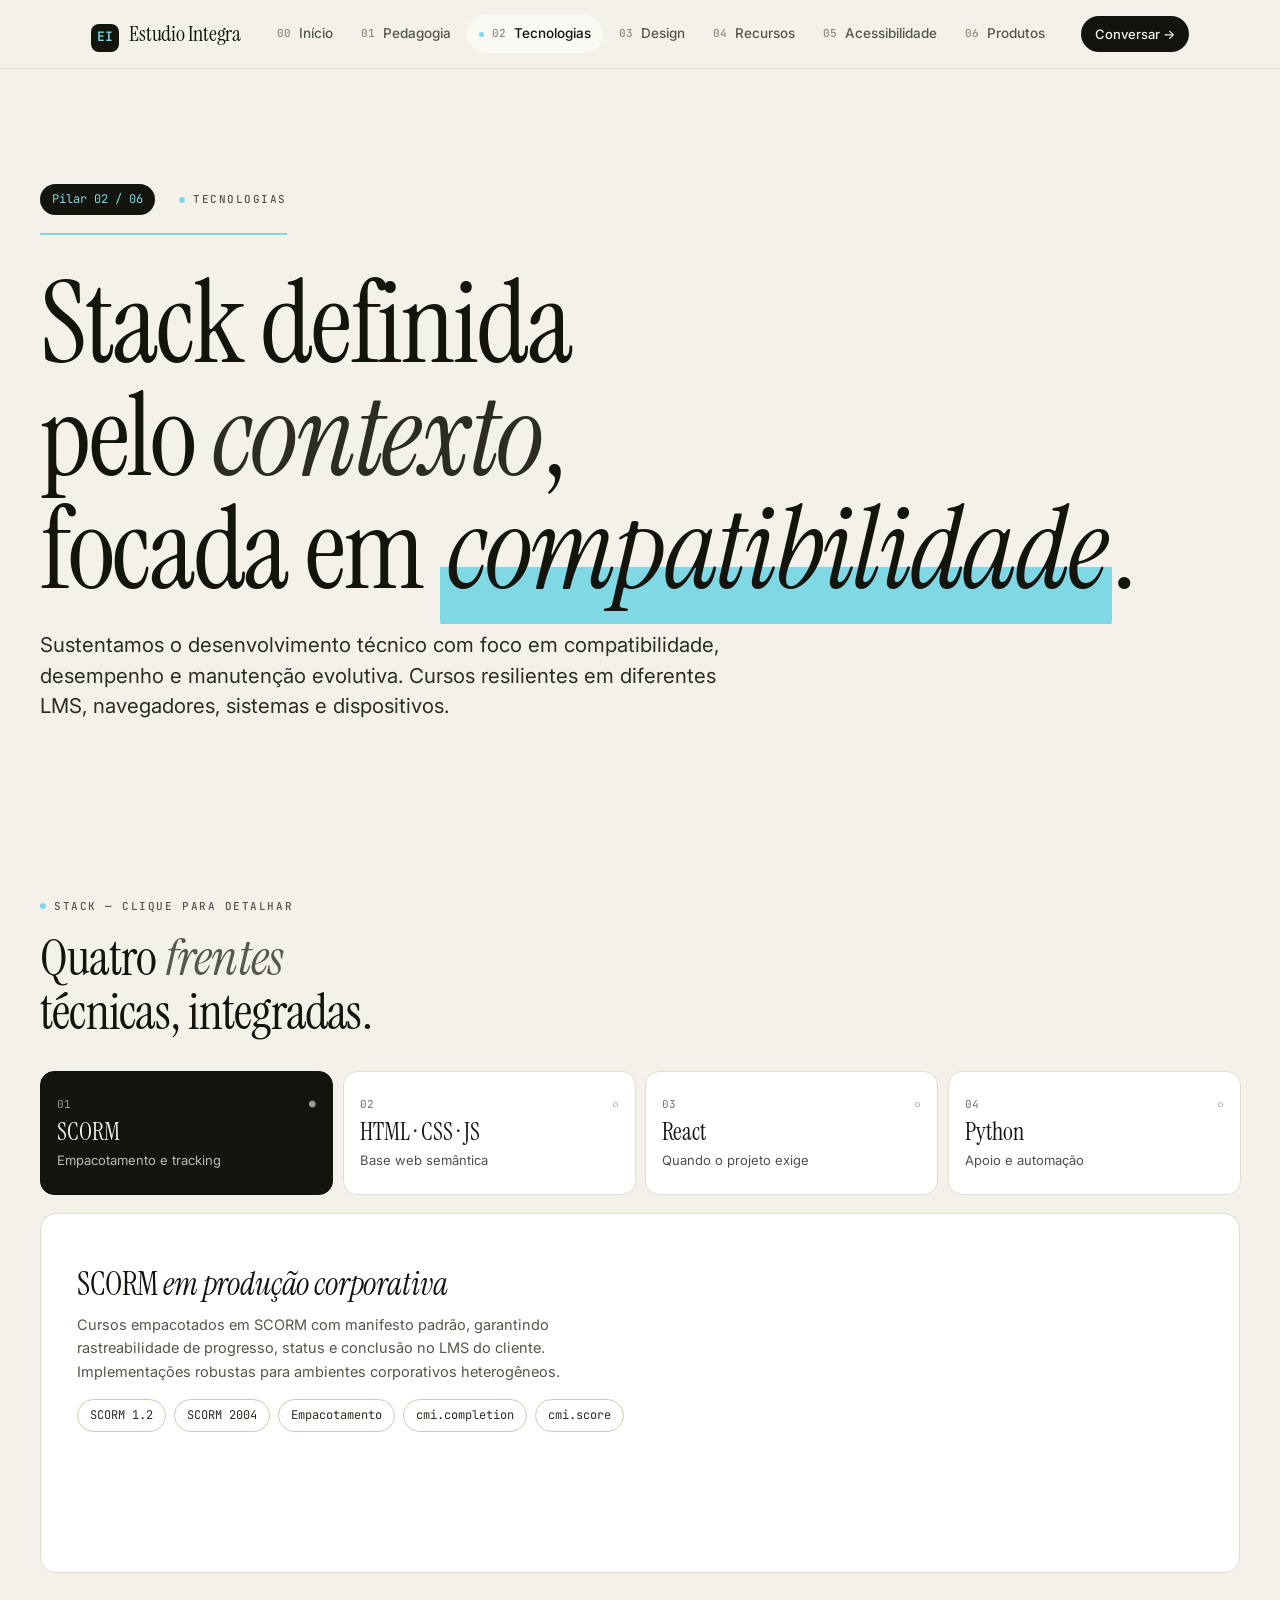
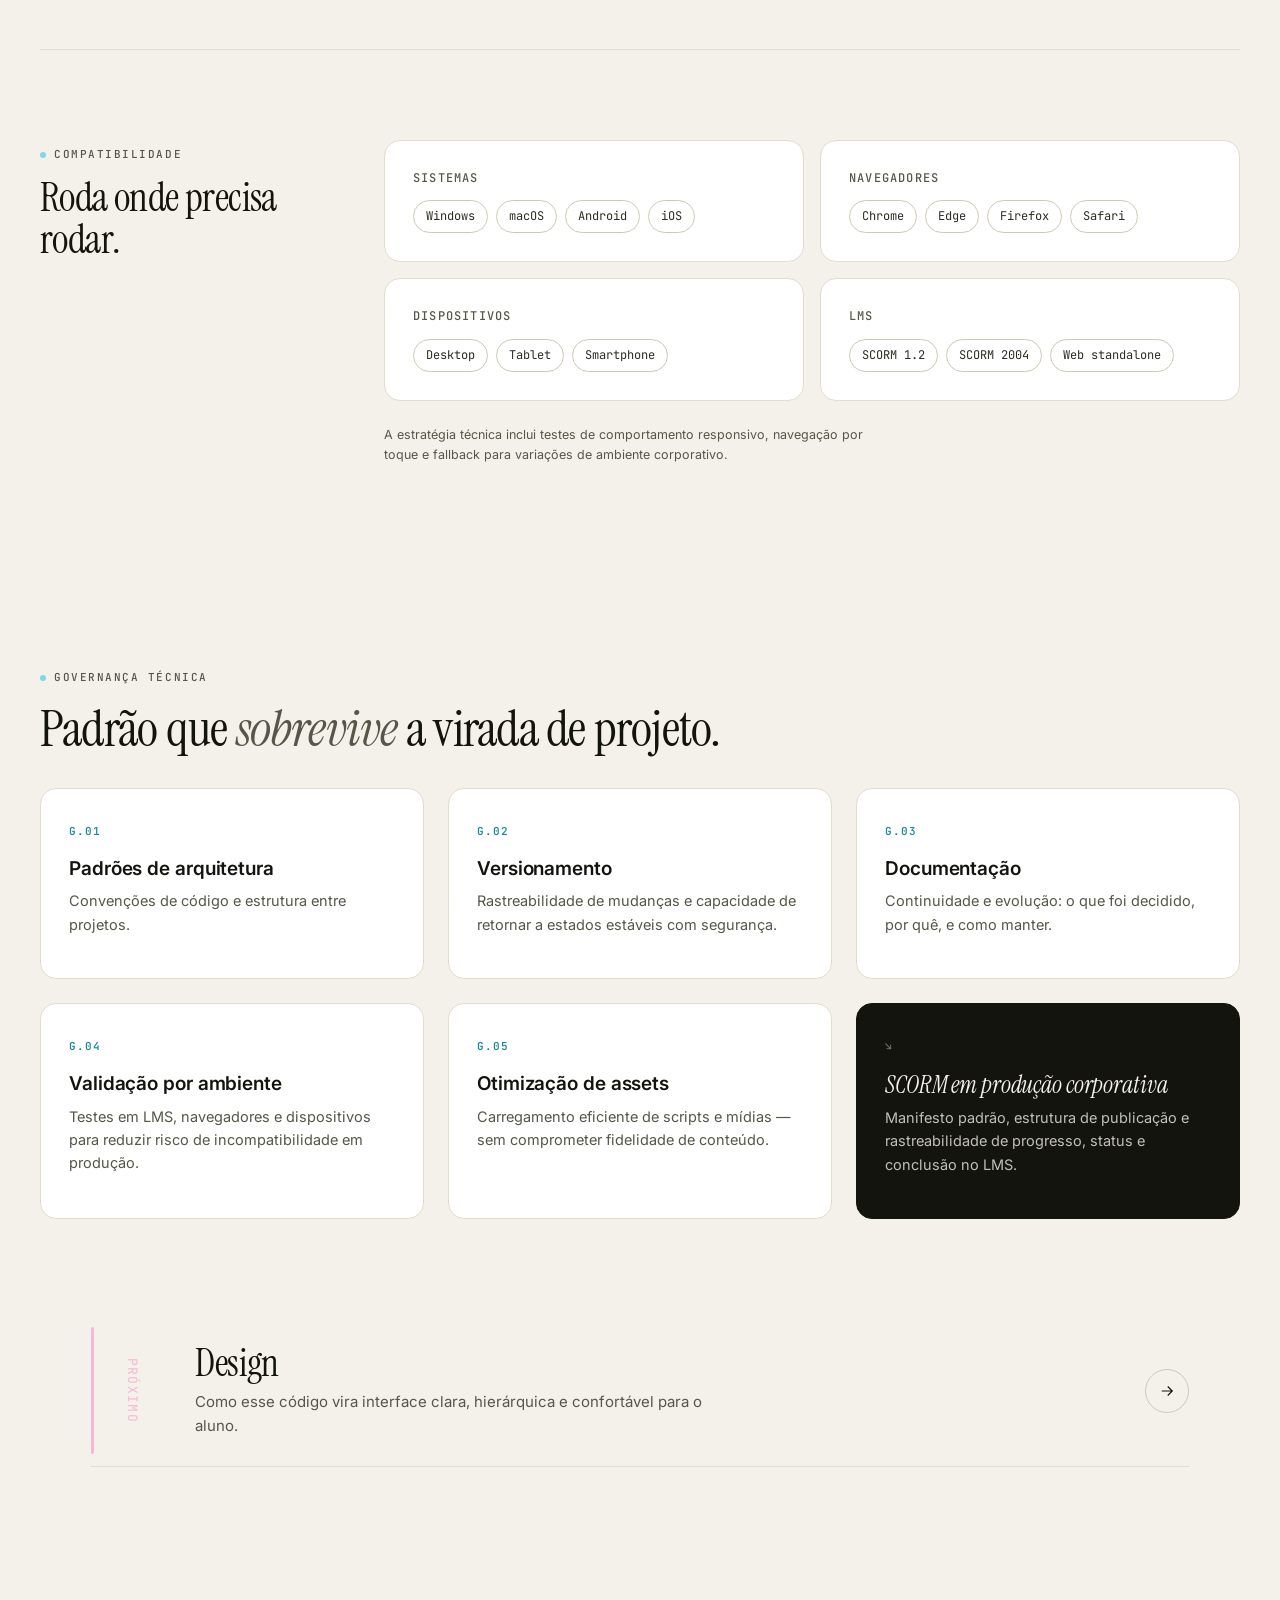
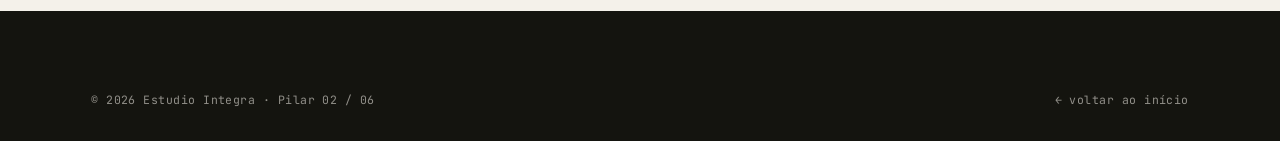
<file: tecnologias.html>
<!DOCTYPE html>
<html lang="pt-BR">

<head>
  <meta charset="UTF-8" />
  <meta name="viewport" content="width=device-width, initial-scale=1.0" />
  <title>Pilar 02 · Tecnologias — Estudio Integra</title>
  <link rel="stylesheet" href="assets/css/styles.css" />
  <style>
    @keyframes stackWiggle {
      0% {
        transform: rotate(0deg);
      }

      30% {
        transform: rotate(-1deg) translateY(-1px);
      }

      60% {
        transform: rotate(1deg) translateY(-1px);
      }

      100% {
        transform: rotate(0deg);
      }
    }

    .stack-option {
      transition: transform 180ms ease, border-color 180ms ease, background-color 180ms ease, color 180ms ease;
      transform-origin: 50% 80%;
      will-change: transform;
    }

    .stack-option:hover {
      animation: stackWiggle 340ms ease-in-out;
    }

    @media (prefers-reduced-motion: reduce) {
      .stack-option,
      .stack-option:hover {
        transition: none;
        animation: none;
      }
    }

    @media (max-width: 980px) {
      #stack-list {
        grid-template-columns: repeat(2, minmax(0, 1fr)) !important;
      }
    }

    @media (max-width: 620px) {
      #stack-list {
        grid-template-columns: 1fr !important;
      }
    }
  </style>
</head>

<body data-screen-label="02 Tecnologias">
  <header class="nav">
    <div class="shell nav-inner">
      <a class="brand" href="index.html"><span class="brand-mark">EI</span>Estudio Integra</a>
      <nav id="main-nav" aria-label="Navegação principal">
        <ul class="nav-links">
          <li><a href="index.html"><span class="num">00</span> Início</a></li>
          <li><a href="desenho-psico-pedagogico.html"><span class="num">01</span> Pedagogia</a></li>
          <li><a href="tecnologias.html" aria-current="page"><span class="num">02</span> Tecnologias</a></li>
          <li><a href="design.html"><span class="num">03</span> Design</a></li>
          <li><a href="midias-recursos.html"><span class="num">04</span> Recursos</a></li>
          <li><a href="acessibilidade.html"><span class="num">05</span> Acessibilidade</a></li>
          <li><a href="produtos.html"><span class="num">06</span> Produtos</a></li>
          <li class="nav-link-contact"><a href="contato.html">Contato</a></li>
        </ul>
      </nav>
      <a href="contato.html" class="nav-cta">Conversar →</a>
      <button class="menu-toggle" type="button" aria-expanded="false" aria-controls="main-nav">Menu</button>
    </div>
  </header>

  <main>
    <section class="shell pillar-hero">
      <div class="meta">
        <span class="index-pill">Pilar 02 / 06</span>
        <span class="eyebrow">Tecnologias</span>
      </div>
      <h1>Stack definida<br />pelo <em>contexto</em>,<br />focada em <span class="accent">compatibilidade</span>.</h1>
      <p class="lede">
        Sustentamos o desenvolvimento técnico com foco em compatibilidade, desempenho e manutenção evolutiva. Cursos
        resilientes em diferentes LMS, navegadores, sistemas e dispositivos.
      </p>
    </section>

    <!-- Demo: stack interativa -->
    <section class="shell" style="padding: clamp(40px, 6vw, 80px) 0;">
      <span class="eyebrow">Stack — clique para detalhar</span>
      <h2 style="margin: 14px 0 32px;">Quatro <em>frentes</em><br />técnicas, integradas.</h2>

      <div id="stack-demo" style="display: grid; grid-template-columns: 1fr; gap: 18px; align-items: start;">
        <div id="stack-list" style="display: grid; grid-template-columns: repeat(4, minmax(0, 1fr)); gap: 10px;"></div>
        <div id="stack-detail" class="card" style="padding: 36px; min-height: 360px;"></div>
      </div>
    </section>

    <section class="shell split">
      <div class="label">
        <span class="eyebrow">Compatibilidade</span>
        <h2>Roda onde precisa rodar.</h2>
      </div>
      <div>
        <div class="grid-2" style="gap: 16px;">
          <div class="card">
            <h4>Sistemas</h4>
            <ul class="tag-list" style="margin-top: 12px;">
              <li>Windows</li>
              <li>macOS</li>
              <li>Android</li>
              <li>iOS</li>
            </ul>
          </div>
          <div class="card">
            <h4>Navegadores</h4>
            <ul class="tag-list" style="margin-top: 12px;">
              <li>Chrome</li>
              <li>Edge</li>
              <li>Firefox</li>
              <li>Safari</li>
            </ul>
          </div>
          <div class="card">
            <h4>Dispositivos</h4>
            <ul class="tag-list" style="margin-top: 12px;">
              <li>Desktop</li>
              <li>Tablet</li>
              <li>Smartphone</li>
            </ul>
          </div>
          <div class="card">
            <h4>LMS</h4>
            <ul class="tag-list" style="margin-top: 12px;">
              <li>SCORM 1.2</li>
              <li>SCORM 2004</li>
              <li>Web standalone</li>
            </ul>
          </div>
        </div>
        <p class="small" style="margin-top: 24px;">A estratégia técnica inclui testes de comportamento responsivo,
          navegação por toque e fallback para variações de ambiente corporativo.</p>
      </div>
    </section>

    <section class="shell" style="padding: clamp(56px, 8vw, 96px) 0;">
      <span class="eyebrow">Governança técnica</span>
      <h2 style="margin: 14px 0 32px;">Padrão que <em>sobrevive</em> a virada de projeto.</h2>
      <div class="grid-3">
        <div class="card"><span class="num">G.01</span>
          <h3>Padrões de arquitetura</h3>
          <p>Convenções de código e estrutura entre projetos.</p>
        </div>
        <div class="card"><span class="num">G.02</span>
          <h3>Versionamento</h3>
          <p>Rastreabilidade de mudanças e capacidade de retornar a estados estáveis com segurança.</p>
        </div>
        <div class="card"><span class="num">G.03</span>
          <h3>Documentação</h3>
          <p>Continuidade e evolução: o que foi decidido, por quê, e como manter.</p>
        </div>
        <div class="card"><span class="num">G.04</span>
          <h3>Validação por ambiente</h3>
          <p>Testes em LMS, navegadores e dispositivos para reduzir risco de incompatibilidade em produção.</p>
        </div>
        <div class="card"><span class="num">G.05</span>
          <h3>Otimização de assets</h3>
          <p>Carregamento eficiente de scripts e mídias — sem comprometer fidelidade de conteúdo.</p>
        </div>
        <div class="card" style="background: var(--ink); color: var(--bg); border-color: var(--ink);">
          <span class="num" style="color: color-mix(in oklab, var(--bg) 50%, var(--ink));">↘</span>
          <h3
            style="color: var(--bg); font-family: var(--font-serif); font-weight: 400; font-size: 24px; line-height: 1.1;">
            <em>SCORM em produção corporativa</em>
          </h3>
          <p style="color: color-mix(in oklab, var(--bg) 80%, var(--ink));">Manifesto padrão, estrutura de publicação e
            rastreabilidade de progresso, status e conclusão no LMS.</p>
        </div>
      </div>
    </section>

    <section class="shell" style="padding-bottom: 64px;">
      <a class="pillar-card pillar-card--next pillar-card--next-03" href="design.html">
        <div class="pillar-num"><span class="next-label">Próximo</span><span class="next-indicator">03 / 06</span></div>
        <div class="pillar-body">
          <h3>Design</h3>
          <p>Como esse código vira interface clara, hierárquica e confortável para o aluno.</p>
        </div>
        <span class="pillar-arrow"><svg viewBox="0 0 24 24" fill="none" stroke="currentColor" stroke-width="1.6">
            <path d="M5 12h14M13 6l6 6-6 6" />
          </svg></span>
      </a>
    </section>
  </main>

  <footer class="foot">
    <div class="shell">
      <div class="foot-bottom" style="margin-top: 0; padding-top: 0; border-top: 0;">
        <span>© 2026 Estudio Integra · Pilar 02 / 06</span>
        <span><a href="index.html">← voltar ao início</a></span>
      </div>
    </div>
  </footer>

  <script src="assets/js/main.js"></script>
  <script>
    const STACK = [
      {
        id: 'scorm', label: 'SCORM', sub: 'Empacotamento e tracking',
        body: `<h3 style="font-family: var(--font-serif); font-weight: 400; font-size: 32px;">SCORM <em>em produção corporativa</em></h3>
          <p>Cursos empacotados em SCORM com manifesto padrão, garantindo rastreabilidade de progresso, status e conclusão no LMS do cliente. Implementações robustas para ambientes corporativos heterogêneos.</p>
          <ul class="tag-list" style="margin-top: 16px;"><li>SCORM 1.2</li><li>SCORM 2004</li><li>Empacotamento</li><li>cmi.completion</li><li>cmi.score</li></ul>`
      },
      {
        id: 'web', label: 'HTML · CSS · JS', sub: 'Base web semântica',
        body: `<h3 style="font-family: var(--font-serif); font-weight: 400; font-size: 32px;">Front‑end com <em>base padrão</em></h3>
          <p>Interfaces educacionais com base web padrão para maximizar compatibilidade. HTML semântico, CSS responsivo e JavaScript modular controlam navegação, interatividade, avaliação e feedback com previsibilidade técnica.</p>
          <ul class="tag-list" style="margin-top: 16px;"><li>HTML semântico</li><li>CSS responsivo</li><li>JS modular</li><li>Web Standards</li></ul>`
      },
      {
        id: 'react', label: 'React', sub: 'Quando o projeto exige',
        body: `<h3 style="font-family: var(--font-serif); font-weight: 400; font-size: 32px;">React <em>quando faz sentido</em></h3>
          <p>Em projetos com maior complexidade de estado, componentes e reuso de interface, usamos React para organizar a aplicação de forma escalável.</p>
          <ul class="tag-list" style="margin-top: 16px;"><li>Componentes reutilizáveis</li><li>Estado complexo</li><li>SPA dentro de SCORM</li></ul>`
      },
      {
        id: 'python', label: 'Python', sub: 'Apoio e automação',
        body: `<h3 style="font-family: var(--font-serif); font-weight: 400; font-size: 32px;">Python <em>nos bastidores</em></h3>
          <p>Em rotinas de apoio ao desenvolvimento: processamento de dados, automação de tarefas repetitivas, validações de conteúdo e geração de artefatos técnicos quando aplicável.</p>
          <ul class="tag-list" style="margin-top: 16px;"><li>Automação</li><li>Validação</li><li>Geração de assets</li><li>ETL leve</li></ul>`
      }
    ];
    const list = document.getElementById('stack-list');
    const detail = document.getElementById('stack-detail');
    let active = STACK[0].id;
    function render() {
      list.innerHTML = STACK.map((s, i) => `
        <button class="stack-option" data-id="${s.id}" type="button" style="text-align: left; padding: 14px 16px; border: 1px solid ${active === s.id ? 'var(--ink)' : 'var(--line)'}; background: ${active === s.id ? 'var(--ink)' : 'var(--paper)'}; color: ${active === s.id ? 'var(--bg)' : 'var(--ink)'}; border-radius: 14px; font: inherit; min-height: 124px;">
          <div style="display: flex; justify-content: space-between; align-items: baseline;">
            <span style="font-family: var(--font-mono); font-size: 11px; opacity: 0.6;">0${i + 1}</span>
            <span style="font-family: var(--font-mono); font-size: 11px; opacity: 0.6;">${active === s.id ? '●' : '○'}</span>
          </div>
          <div style="font-family: var(--font-serif); font-size: clamp(20px, 2vw, 24px); margin-top: 6px; line-height: 1.1;">${s.label}</div>
          <div style="font-size: 13px; opacity: 0.75; margin-top: 4px;">${s.sub}</div>
        </button>`).join('');
      const cur = STACK.find(s => s.id === active);
      detail.innerHTML = cur.body;
      list.querySelectorAll('button').forEach(b => b.addEventListener('click', () => { active = b.dataset.id; render(); }));
    }
    render();
  </script>
</body>

</html>
</file>
<file: assets/css/styles.css>
/* ============================================================
   Sistema de design — Portfolio de Desenvolvimento Educacional
   Direção: profissional + jovem. Neutro quente, accent lima,
   tipografia em camadas: serif display + sans corpo + mono.
   ============================================================ */

@import url("https://fonts.googleapis.com/css2?family=Instrument+Serif:ital@0;1&family=Inter:wght@400;500;600;700&family=JetBrains+Mono:wght@400;500;600&display=swap");

:root {
  /* Paleta — neutros quentes, alto contraste, accent lima vibrante */
  --bg: #F4F1EA;            /* off-white quente */
  --bg-elev: #FBF9F3;       /* surface levemente mais clara */
  --paper: #FFFFFF;
  --ink: #14140F;           /* preto verdoso muito sutil */
  --ink-2: #2C2C24;
  --ink-3: #565649;
  --ink-4: #8A8A78;
  --line: #E1DCCE;
  --line-2: #CFC8B5;

  --accent: #C9F25C;        /* lima vibrante, jovem — cor da marca/home */
  --accent-ink: #14140F;
  --accent-deep: #84A828;

  /* Cor por pilar — sobrescreve --accent na página correspondente */
  --pillar-01: #F4A78A;     /* coral — Pedagogia */
  --pillar-01-deep: #C95E3F;
  --pillar-02: #7FD8E4;     /* ciano — Tecnologias */
  --pillar-02-deep: #1E8A99;
  --pillar-03: #F5B8D9;     /* rosa pó — Design */
  --pillar-03-deep: #B85A8E;
  --pillar-04: #FFB04D;     /* âmbar — Recursos */
  --pillar-04-deep: #C97A1A;
  --pillar-05: #9BB8FF;     /* azul céu — Acessibilidade */
  --pillar-05-deep: #3F6BC7;
  --pillar-06: #D4A8FF;     /* lilás — Produtos */
  --pillar-06-deep: #7E4FB8;

  --warn: #E8553C;
  --info: #2E5BFF;

  --radius-xs: 6px;
  --radius-sm: 10px;
  --radius-md: 16px;
  --radius-lg: 24px;
  --radius-xl: 36px;

  --shadow-sm: 0 1px 2px rgba(20, 20, 15, 0.04), 0 1px 0 rgba(20, 20, 15, 0.03);
  --shadow-md: 0 8px 24px -12px rgba(20, 20, 15, 0.18), 0 2px 6px rgba(20, 20, 15, 0.04);
  --shadow-lg: 0 30px 60px -30px rgba(20, 20, 15, 0.35);

  --font-serif: "Instrument Serif", "Times New Roman", serif;
  --font-sans: "Inter", "Helvetica Neue", Arial, sans-serif;
  --font-mono: "JetBrains Mono", ui-monospace, "SFMono-Regular", monospace;

  --max: 1200px;
  --gutter: clamp(20px, 4vw, 56px);

  --ease: cubic-bezier(0.2, 0.8, 0.2, 1);
}

/* Tema escuro (acessibilidade + tweak) */
[data-theme="dark"] {
  --bg: #0E0F0B;
  --bg-elev: #15170F;
  --paper: #1B1D14;
  --ink: #F4F1EA;
  --ink-2: #DAD6C5;
  --ink-3: #ADA992;
  --ink-4: #6E6B58;
  --line: #2A2C20;
  --line-2: #3D4030;
}

/* Cor característica por pilar — herda em cascata via --accent */
body[data-screen-label^="01"] { --accent: var(--pillar-01); --accent-deep: var(--pillar-01-deep); }
body[data-screen-label^="02"] { --accent: var(--pillar-02); --accent-deep: var(--pillar-02-deep); }
body[data-screen-label^="03"] { --accent: var(--pillar-03); --accent-deep: var(--pillar-03-deep); }
body[data-screen-label^="04"] { --accent: var(--pillar-04); --accent-deep: var(--pillar-04-deep); }
body[data-screen-label^="05"] { --accent: var(--pillar-05); --accent-deep: var(--pillar-05-deep); }
body[data-screen-label^="06"] { --accent: var(--pillar-06); --accent-deep: var(--pillar-06-deep); }

/* Reset essencial */
*, *::before, *::after { box-sizing: border-box; }
html { scroll-behavior: smooth; }
body {
  margin: 0;
  background: var(--bg);
  color: var(--ink);
  font-family: var(--font-sans);
  font-size: 16px;
  line-height: 1.6;
  -webkit-font-smoothing: antialiased;
  text-rendering: optimizeLegibility;
}

img, svg { display: block; max-width: 100%; }

a {
  color: inherit;
  text-decoration: none;
  text-underline-offset: 3px;
}

button {
  font: inherit;
  cursor: pointer;
}

:focus-visible {
  outline: 2px solid var(--ink);
  outline-offset: 3px;
  border-radius: 4px;
}

::selection { background: var(--accent); color: var(--accent-ink); }

/* ============== Layout primitives ============== */

.shell {
  width: 100%;
  max-width: var(--max);
  margin: 0 auto;
  padding-inline: var(--gutter);
}

.eyebrow {
  font-family: var(--font-mono);
  font-size: 11px;
  font-weight: 500;
  letter-spacing: 0.14em;
  text-transform: uppercase;
  color: var(--ink-3);
  display: inline-flex;
  align-items: center;
  gap: 8px;
}
.eyebrow::before {
  content: "";
  width: 6px; height: 6px;
  background: var(--accent);
  border-radius: 50%;
  display: inline-block;
}

.divider {
  height: 1px;
  background: var(--line);
  border: 0;
  margin: 0;
}

/* ============== Header ============== */

.nav {
  position: sticky;
  top: 0;
  z-index: 50;
  background: color-mix(in oklab, var(--bg) 85%, transparent);
  backdrop-filter: saturate(140%) blur(14px);
  -webkit-backdrop-filter: saturate(140%) blur(14px);
  border-bottom: 1px solid var(--line);
}

.nav-inner {
  display: flex;
  align-items: center;
  justify-content: space-between;
  height: 68px;
  gap: 24px;
}

.nav-inner nav {
  margin-left: auto;
}

/* Contato no menu: visível só no mobile (substitui o CTA "Conversar") */
.nav-links .nav-link-contact {
  display: none;
}

.brand {
  display: inline-flex;
  align-items: baseline;
  gap: 10px;
  font-family: var(--font-serif);
  font-size: 22px;
  letter-spacing: -0.01em;
  color: var(--ink);
  white-space: nowrap;
  flex-shrink: 0;
}
.brand .brand-mark {
  display: inline-flex;
  align-items: center;
  justify-content: center;
  width: 28px; height: 28px;
  background: var(--ink);
  color: var(--accent);
  border-radius: 8px;
  font-family: var(--font-mono);
  font-size: 13px;
  font-weight: 600;
  transform: translateY(0);
}
.brand i {
  font-style: italic;
  color: var(--ink-3);
  font-size: 18px;
}

.nav-links {
  display: flex;
  gap: 4px;
  list-style: none;
  margin: 0; padding: 0;
}
.nav-links a {
  display: inline-flex;
  align-items: center;
  gap: 8px;
  padding: 8px 12px;
  border-radius: 999px;
  color: var(--ink-3);
  font-size: 13.5px;
  font-weight: 500;
  transition: color 160ms var(--ease), background 160ms var(--ease);
}
.nav-links a:hover { color: var(--ink); background: var(--bg-elev); }
.nav-links a[aria-current="page"] {
  color: var(--ink);
  background: var(--bg-elev);
}
.nav-links a[aria-current="page"]::before {
  content: "";
  width: 5px; height: 5px;
  border-radius: 50%;
  background: var(--accent);
}
.nav-links .num {
  font-family: var(--font-mono);
  font-size: 11px;
  color: var(--ink-4);
}

.nav-cta {
  display: inline-flex;
  align-items: center;
  gap: 8px;
  padding: 8px 14px;
  background: var(--ink);
  color: var(--bg);
  border: 0;
  border-radius: 999px;
  font-size: 13px;
  font-weight: 500;
  white-space: nowrap;
  flex-shrink: 0;
  transition: transform 160ms var(--ease), background 160ms var(--ease);
}
.nav-cta:hover { transform: translateY(-1px); }

.menu-toggle {
  display: none;
  background: transparent;
  border: 1px solid var(--line);
  padding: 8px 12px;
  border-radius: 999px;
  color: var(--ink);
}

/* ============== Type ============== */

h1, h2, h3, h4 {
  margin: 0;
  color: var(--ink);
  letter-spacing: -0.015em;
}
h1 {
  font-family: var(--font-serif);
  font-weight: 400;
  font-size: clamp(48px, 7vw, 104px);
  line-height: 0.98;
  letter-spacing: -0.02em;
}
h1 em { font-style: italic; color: var(--ink-2); }
h1 .accent {
  background-image: linear-gradient(transparent 62%, var(--accent) 62%);
  background-repeat: no-repeat;
  background-size: 100% 100%;
  padding: 0 0.06em;
  border-radius: 2px;
  font-style: italic;
  -webkit-box-decoration-break: clone;
  box-decoration-break: clone;
}

h2 {
  font-family: var(--font-serif);
  font-weight: 400;
  font-size: clamp(32px, 4vw, 56px);
  line-height: 1.05;
}
h2 em { font-style: italic; color: var(--ink-3); }

h3 {
  font-family: var(--font-sans);
  font-weight: 600;
  font-size: 19px;
  line-height: 1.3;
  letter-spacing: -0.005em;
}

h4 {
  font-family: var(--font-mono);
  font-weight: 500;
  font-size: 12px;
  letter-spacing: 0.1em;
  text-transform: uppercase;
  color: var(--ink-3);
}

p { margin: 0 0 1em; color: var(--ink-2); max-width: 64ch; }
.lede { font-size: clamp(18px, 1.6vw, 22px); line-height: 1.5; color: var(--ink-2); max-width: 50ch; }
small, .small { font-size: 12.5px; color: var(--ink-3); }

/* ============== Page sections ============== */

.section {
  padding: clamp(72px, 10vw, 140px) 0;
}
.section--tight { padding: clamp(48px, 6vw, 80px) 0; }
.section--ink { background: var(--ink); color: var(--bg); }
.section--ink h1, .section--ink h2, .section--ink h3 { color: var(--bg); }
.section--ink p { color: color-mix(in oklab, var(--bg) 85%, var(--ink)); }
.section--paper { background: var(--paper); }

/* ============== Hero (homepage) ============== */

.hero {
  padding: clamp(48px, 8vw, 120px) 0 clamp(56px, 7vw, 96px);
  position: relative;
  overflow: hidden;
}
.hero-grid {
  display: grid;
  grid-template-columns: 1fr;
  gap: 48px;
}
.hero-meta {
  display: grid;
  grid-template-columns: repeat(4, 1fr);
  gap: 24px;
  border-top: 1px solid var(--line);
  border-bottom: 1px solid var(--line);
  padding: 20px 0;
}
.hero-meta > div {
  font-family: var(--font-mono);
  font-size: 11.5px;
  letter-spacing: 0.06em;
  color: var(--ink-3);
}
.hero-meta strong {
  display: block;
  font-family: var(--font-sans);
  font-weight: 500;
  font-size: 13.5px;
  color: var(--ink);
  margin-top: 4px;
  letter-spacing: 0;
  text-transform: none;
}

/* ============== Pillar grid ============== */

.pillars {
  display: grid;
  grid-template-columns: repeat(12, 1fr);
  gap: 0;
  border-top: 1px solid var(--line);
}
.pillar-card {
  grid-column: span 12;
  display: grid;
  grid-template-columns: 80px 1fr auto;
  gap: 24px;
  align-items: center;
  padding: 28px 0;
  border-bottom: 1px solid var(--line);
  position: relative;
  text-decoration: none;
  color: var(--ink);
  transition: padding 220ms var(--ease);
}
.pillar-card::after {
  content: "";
  position: absolute;
  inset: 0;
  background: var(--bg-elev);
  z-index: -1;
  opacity: 0;
  transition: opacity 220ms var(--ease);
}
.pillar-card::before {
  content: "";
  position: absolute;
  left: 0;
  top: 12px;
  bottom: 12px;
  width: 3px;
  border-radius: 2px;
  background: var(--pillar-color, var(--accent));
  transform: scaleY(0.2);
  transform-origin: center;
  opacity: 0;
  transition: opacity 220ms var(--ease), transform 260ms var(--ease);
}
.pillar-card:hover::after { opacity: 1; }
.pillar-card:hover::before { opacity: 1; transform: scaleY(1); }
.pillar-card:hover { padding-left: 16px; padding-right: 16px; }
.pillar-card:hover .pillar-arrow { transform: translateX(6px); }

/* Cor do filete por posição na grade da home */
.pillars > .pillar-card:nth-child(1) { --pillar-color: var(--pillar-01); }
.pillars > .pillar-card:nth-child(2) { --pillar-color: var(--pillar-02); }
.pillars > .pillar-card:nth-child(3) { --pillar-color: var(--pillar-03); }
.pillars > .pillar-card:nth-child(4) { --pillar-color: var(--pillar-04); }
.pillars > .pillar-card:nth-child(5) { --pillar-color: var(--pillar-05); }
.pillars > .pillar-card:nth-child(6) { --pillar-color: var(--pillar-06); }
/* No hover, o arrow do card pega a cor do filete também */
.pillars > .pillar-card:hover .pillar-arrow,
.pillar-card--next:hover .pillar-arrow {
  background: var(--ink);
  border-color: var(--ink);
  color: var(--pillar-color, var(--accent));
}

/* Card "Próximo pilar" — antecipa a cor do pilar seguinte */
.pillar-card--next-01 { --pillar-color: var(--pillar-01); }
.pillar-card--next-02 { --pillar-color: var(--pillar-02); }
.pillar-card--next-03 { --pillar-color: var(--pillar-03); }
.pillar-card--next-04 { --pillar-color: var(--pillar-04); }
.pillar-card--next-05 { --pillar-color: var(--pillar-05); }
.pillar-card--next-06 { --pillar-color: var(--pillar-06); }
.pillar-card--next-brand { --pillar-color: #C9F25C; }
/* Filete sempre visível no card de antecipação (sem esperar hover) */
.pillar-card--next::before { opacity: 1; transform: scaleY(1); }
.pillar-card--next .pillar-num { color: var(--pillar-color, var(--accent-deep)); }
.pillar-card--next .pillar-num {
  align-self: stretch;
  display: flex;
  align-items: center;
  justify-content: center;
  position: relative;
}
.pillar-card--next .next-label {
  display: inline-block;
  position: relative;
  left: 0;
  transform: rotate(90deg);
  transform-origin: center;
  text-transform: uppercase;
  letter-spacing: 0.1em;
  transition: left 220ms var(--ease);
}
.pillar-card--next .next-indicator {
  position: absolute;
  left: calc(50% - 14px);
  top: 50%;
  transform: translateX(-50%) rotate(90deg) translateX(-8px);
  transform-origin: center;
  opacity: 0;
  white-space: nowrap;
  color: var(--pillar-color, var(--accent-deep));
  transition: opacity 220ms var(--ease), transform 220ms var(--ease);
}
.pillar-card--next:hover .next-label {
  left: 6px;
}
.pillar-card--next:hover .next-indicator,
.pillar-card--next:focus-visible .next-indicator,
.pillar-card--next:focus-within .next-indicator {
  opacity: 1;
  transform: translateX(-50%) rotate(90deg) translateX(0);
}

.pillar-num {
  font-family: var(--font-mono);
  font-size: 13px;
  color: var(--ink-3);
  letter-spacing: 0.05em;
}
.pillar-body h3 {
  font-family: var(--font-serif);
  font-weight: 400;
  font-size: clamp(28px, 3vw, 40px);
  line-height: 1.05;
  letter-spacing: -0.01em;
  margin-bottom: 6px;
}
.pillar-body p {
  margin: 0;
  font-size: 15px;
  color: var(--ink-3);
  max-width: 60ch;
}
.pillar-arrow {
  width: 44px; height: 44px;
  display: inline-flex;
  align-items: center;
  justify-content: center;
  border: 1px solid var(--line-2);
  border-radius: 999px;
  transition: transform 220ms var(--ease), background 220ms var(--ease), border-color 220ms var(--ease);
}
.pillar-card:hover .pillar-arrow {
  background: var(--ink);
  border-color: var(--ink);
  color: var(--accent);
}
.pillar-arrow svg { width: 18px; height: 18px; }

/* ============== Block / cards system ============== */

.grid-2 {
  display: grid;
  grid-template-columns: repeat(2, 1fr);
  gap: 32px;
}
.grid-3 {
  display: grid;
  grid-template-columns: repeat(3, 1fr);
  gap: 24px;
}

.card {
  background: var(--paper);
  border: 1px solid var(--line);
  border-radius: var(--radius-md);
  padding: 28px;
  transition: transform 180ms var(--ease), box-shadow 180ms var(--ease);
}
.card:hover { transform: translateY(-2px); box-shadow: var(--shadow-md); }
.card .num {
  font-family: var(--font-mono);
  font-size: 11px;
  color: var(--accent-deep);
  font-weight: 600;
  letter-spacing: 0.1em;
}
.card h3 { margin-top: 14px; }
.card p { margin-top: 8px; font-size: 14.5px; color: var(--ink-3); }

/* ============== Intro / lede block ============== */

.intro {
  display: grid;
  grid-template-columns: 1fr 1.6fr;
  gap: 48px;
  padding: clamp(56px, 8vw, 100px) 0;
  border-bottom: 1px solid var(--line);
}
.intro h2 { font-size: clamp(36px, 4.5vw, 60px); }
.intro p { font-size: 17px; line-height: 1.55; color: var(--ink-2); }

/* ============== Pillar page hero ============== */

.pillar-hero {
  padding: clamp(56px, 9vw, 120px) 0 clamp(40px, 6vw, 72px);
}
.pillar-hero .meta {
  display: flex;
  gap: 24px;
  align-items: baseline;
  margin-bottom: 32px;
  padding-bottom: 18px;
  border-bottom: 2px solid var(--accent);
  width: max-content;
  max-width: 100%;
}
.pillar-hero .index-pill {
  font-family: var(--font-mono);
  font-size: 12px;
  padding: 6px 12px;
  border-radius: 999px;
  background: var(--ink);
  color: var(--accent);
}
.pillar-hero h1 {
  font-size: clamp(56px, 9vw, 140px);
}
.pillar-hero .lede { margin-top: 24px; max-width: 56ch; }

/* ============== Two-column section ============== */

.split {
  display: grid;
  grid-template-columns: 280px 1fr;
  gap: clamp(32px, 5vw, 80px);
  padding: clamp(48px, 7vw, 96px) 0;
  border-top: 1px solid var(--line);
}
.split .label {
  position: sticky;
  top: 100px;
  align-self: start;
}
.split .label h2 { font-size: clamp(28px, 3.2vw, 40px); }
.split .label .eyebrow { margin-bottom: 12px; }

/* List of practices */
.practices {
  display: grid;
  grid-template-columns: 1fr;
  gap: 0;
}
.practice {
  display: grid;
  grid-template-columns: 56px 1fr;
  gap: 20px;
  padding: 24px 0;
  border-bottom: 1px solid var(--line);
}
.practice:last-child { border-bottom: 0; }
.practice .pn {
  font-family: var(--font-mono);
  font-size: 12px;
  font-weight: 600;
  color: var(--accent-deep);
  padding-top: 4px;
}
.practice h3 { margin-bottom: 6px; }
.practice p { margin: 0; font-size: 15px; color: var(--ink-3); max-width: 60ch; }

/* Concept tags */
.concepts {
  display: grid;
  grid-template-columns: repeat(2, 1fr);
  gap: 16px;
}
.concept {
  background: var(--paper);
  border: 1px solid var(--line);
  border-radius: var(--radius-md);
  padding: 20px 22px;
  position: relative;
  overflow: hidden;
  isolation: isolate;
  transition: border-color 320ms var(--ease), transform 220ms var(--ease);
}
/* Camada de destaque: expande da esquerda e vira o fundo do bloco */
.concept::after {
  content: "";
  position: absolute;
  inset: 0;
  z-index: 0;
  background: var(--accent);
  border-radius: inherit;
  transform: scaleX(0);
  transform-origin: left center;
  transition: transform 480ms var(--ease);
}
.concept:hover {
  border-color: var(--accent-deep);
  transform: translateY(-2px);
}
.concept:hover::after {
  transform: scaleX(1);
}
.concept .name {
  font-family: var(--font-serif);
  font-size: 22px;
  font-style: italic;
  color: var(--ink);
  margin-bottom: 4px;
  letter-spacing: -0.01em;
  position: relative;
  z-index: 1;
  transition: color 360ms var(--ease) 40ms;
}
.concept .desc {
  font-size: 14px;
  color: var(--ink-3);
  position: relative;
  z-index: 1;
  transition: color 360ms var(--ease) 40ms;
}
.concept:hover .name {
  color: var(--accent-ink);
}
.concept:hover .desc {
  color: color-mix(in oklab, var(--accent-ink) 78%, var(--accent-deep));
}

@media (prefers-reduced-motion: reduce) {
  .concept::after {
    transition-duration: 0.01ms;
  }
  .concept:hover {
    transform: none;
  }
}

/* ============== Footer ============== */

.foot {
  background: var(--ink);
  color: var(--bg);
  padding: 80px 0 32px;
  margin-top: 80px;
}
.foot h2 {
  color: var(--bg);
  font-size: clamp(40px, 6vw, 88px);
  max-width: 18ch;
  margin-bottom: 32px;
}
.foot h2 .accent { background: var(--accent); color: var(--accent-ink); padding: 0 0.1em; border-radius: 6px; }
.foot-grid {
  display: grid;
  grid-template-columns: 2fr 1fr 1fr;
  gap: 48px;
  padding-top: 56px;
  border-top: 1px solid color-mix(in oklab, var(--bg) 18%, var(--ink));
}
.foot-grid h4 { color: color-mix(in oklab, var(--bg) 60%, var(--ink)); margin-bottom: 12px; }
.foot ul { list-style: none; margin: 0; padding: 0; }
.foot li { padding: 6px 0; font-size: 14px; color: color-mix(in oklab, var(--bg) 80%, var(--ink)); }
.foot li a:hover { color: var(--accent); }
.foot-bottom {
  display: flex;
  justify-content: space-between;
  flex-wrap: wrap;
  gap: 12px;
  margin-top: 48px;
  padding-top: 24px;
  border-top: 1px solid color-mix(in oklab, var(--bg) 18%, var(--ink));
  font-family: var(--font-mono);
  font-size: 11.5px;
  letter-spacing: 0.04em;
  color: color-mix(in oklab, var(--bg) 60%, var(--ink));
}

/* ============== Buttons ============== */

.btn {
  display: inline-flex;
  align-items: center;
  gap: 10px;
  padding: 14px 22px;
  border-radius: 999px;
  font-size: 14px;
  font-weight: 500;
  border: 1px solid var(--ink);
  background: var(--ink);
  color: var(--bg);
  transition: transform 160ms var(--ease), background 160ms var(--ease), color 160ms var(--ease);
}
.btn:hover { transform: translateY(-1px); }
.btn--ghost { background: transparent; color: var(--ink); }
.btn--ghost:hover { background: var(--ink); color: var(--bg); }
.btn--accent { background: var(--accent); color: var(--accent-ink); border-color: var(--accent); }

.btn-row { display: flex; gap: 12px; flex-wrap: wrap; margin-top: 28px; }

/* ============== Marquee / running line ============== */

.marquee {
  border-top: 1px solid var(--line);
  border-bottom: 1px solid var(--line);
  padding: 18px 0;
  overflow: hidden;
  white-space: nowrap;
  font-family: var(--font-serif);
  font-size: clamp(28px, 4vw, 56px);
  font-style: italic;
  letter-spacing: -0.02em;
  color: var(--ink-3);
}
.marquee-track {
  display: inline-flex;
  gap: 48px;
  animation: marquee 38s linear infinite;
}
.marquee-track span { display: inline-flex; align-items: center; gap: 48px; }
.marquee-track .dot {
  display: inline-block;
  width: 10px; height: 10px;
  background: var(--accent);
  border-radius: 50%;
  vertical-align: middle;
}
@keyframes marquee {
  from { transform: translateX(0); }
  to { transform: translateX(-50%); }
}

/* ============== Misc utilities ============== */

.kicker {
  display: inline-flex;
  align-items: center;
  gap: 10px;
  padding: 6px 12px;
  border: 1px solid var(--line-2);
  border-radius: 999px;
  font-family: var(--font-mono);
  font-size: 11px;
  letter-spacing: 0.08em;
  text-transform: uppercase;
  color: var(--ink-3);
  background: var(--bg-elev);
}
.kicker .dot {
  width: 6px; height: 6px;
  background: var(--accent);
  border-radius: 50%;
}

.callout {
  background: var(--accent);
  color: var(--accent-ink);
  border-radius: var(--radius-lg);
  padding: 32px;
}
.callout .eyebrow { color: rgba(20,20,15,0.7); }
.callout .eyebrow::before { background: var(--ink); }

/* Tag pill list */
.tag-list { display: flex; flex-wrap: wrap; gap: 8px; margin: 0; padding: 0; list-style: none; }
.tag-list li {
  font-family: var(--font-mono);
  font-size: 12px;
  padding: 6px 12px;
  border: 1px solid var(--line-2);
  border-radius: 999px;
  background: var(--paper);
  color: var(--ink-2);
  transition: border-color 160ms var(--ease), color 160ms var(--ease);
}
.tag-list li:hover { border-color: var(--accent-deep); color: var(--accent-deep); }

/* ============== Responsive ============== */

@media (max-width: 1180px) {
  .brand i { display: none; }
  .nav-links a { padding: 8px 10px; font-size: 13px; }
  .nav-links { gap: 0; }
}

@media (max-width: 960px) {
  .hero-meta { grid-template-columns: repeat(2, 1fr); }
  .grid-2, .grid-3, .concepts { grid-template-columns: 1fr; }
  .intro { grid-template-columns: 1fr; gap: 24px; }
  .split { grid-template-columns: 1fr; gap: 24px; }
  .split .label { position: static; }
  .pillar-card { grid-template-columns: 60px 1fr 44px; padding: 22px 0; gap: 16px; }
  .pillar-card--next .pillar-num {
    display: grid;
    align-content: center;
    justify-items: start;
    gap: 4px;
  }
  .pillar-card--next .next-label {
    left: 0;
    transform: none;
  }
  .pillar-card--next .next-indicator {
    position: static;
    transform: rotate(90deg);
    transform-origin: left center;
    opacity: 1;
  }
  .pillar-card--next:hover .next-label {
    left: 0;
  }
  .foot-grid { grid-template-columns: 1fr; gap: 32px; }
}

@media (max-width: 720px) {
  .nav-inner {
    flex-wrap: wrap;
    align-items: center;
    row-gap: 0;
  }
  .nav-inner nav {
    margin-left: 0;
    order: 3;
    flex: 1 0 100%;
    width: 100%;
    min-width: 0;
  }
  .brand {
    order: 1;
    flex: 1 1 auto;
    min-width: 0;
  }
  .menu-toggle {
    order: 2;
    flex-shrink: 0;
    margin-left: 12px;
  }
  .nav-cta {
    display: none !important;
  }
  .nav-links .nav-link-contact {
    display: list-item;
  }
  .nav-links { display: none; }
  .menu-toggle { display: inline-flex; }
  .nav.open .nav-links {
    display: flex;
    position: absolute;
    top: 68px; left: 0; right: 0;
    flex-direction: column;
    background: var(--bg);
    border-bottom: 1px solid var(--line);
    padding: 12px var(--gutter);
    align-items: stretch;
  }
  .nav.open .nav-links a { padding: 12px; border-radius: 12px; }
}
</file>
